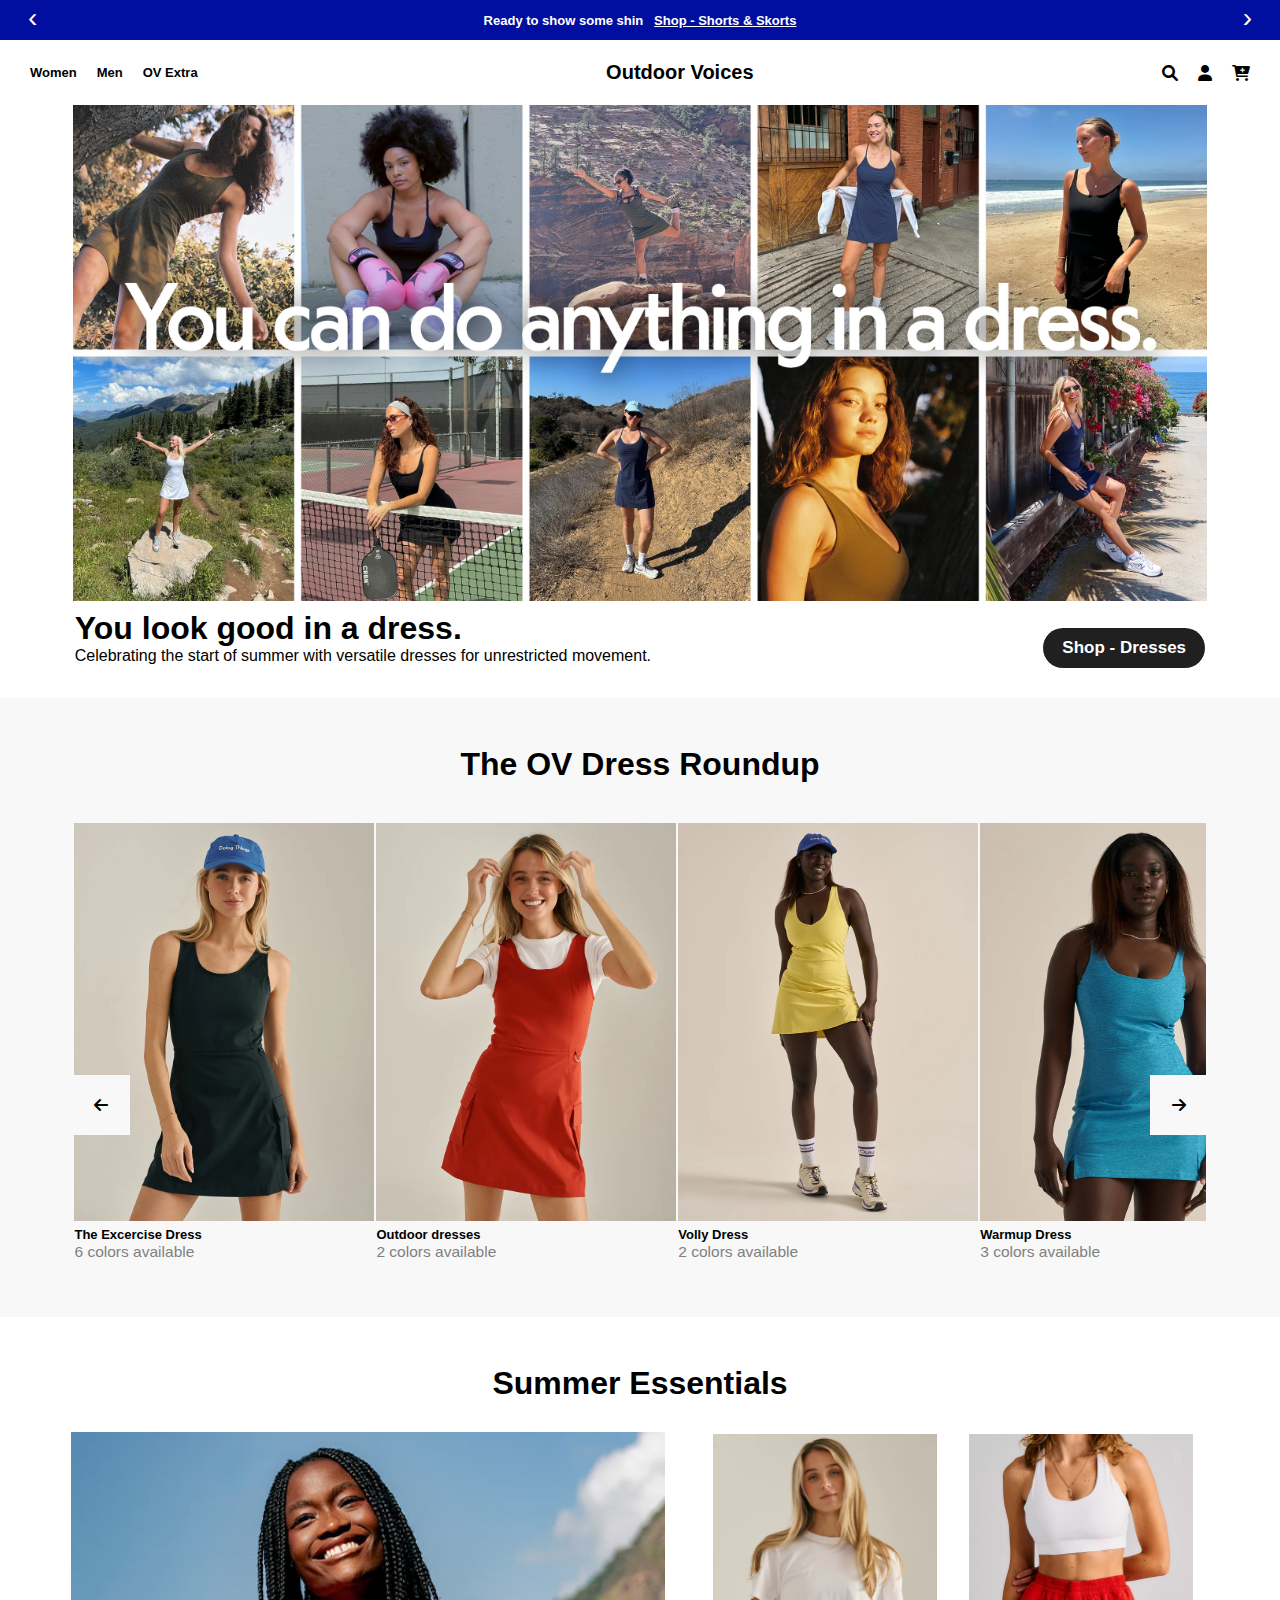
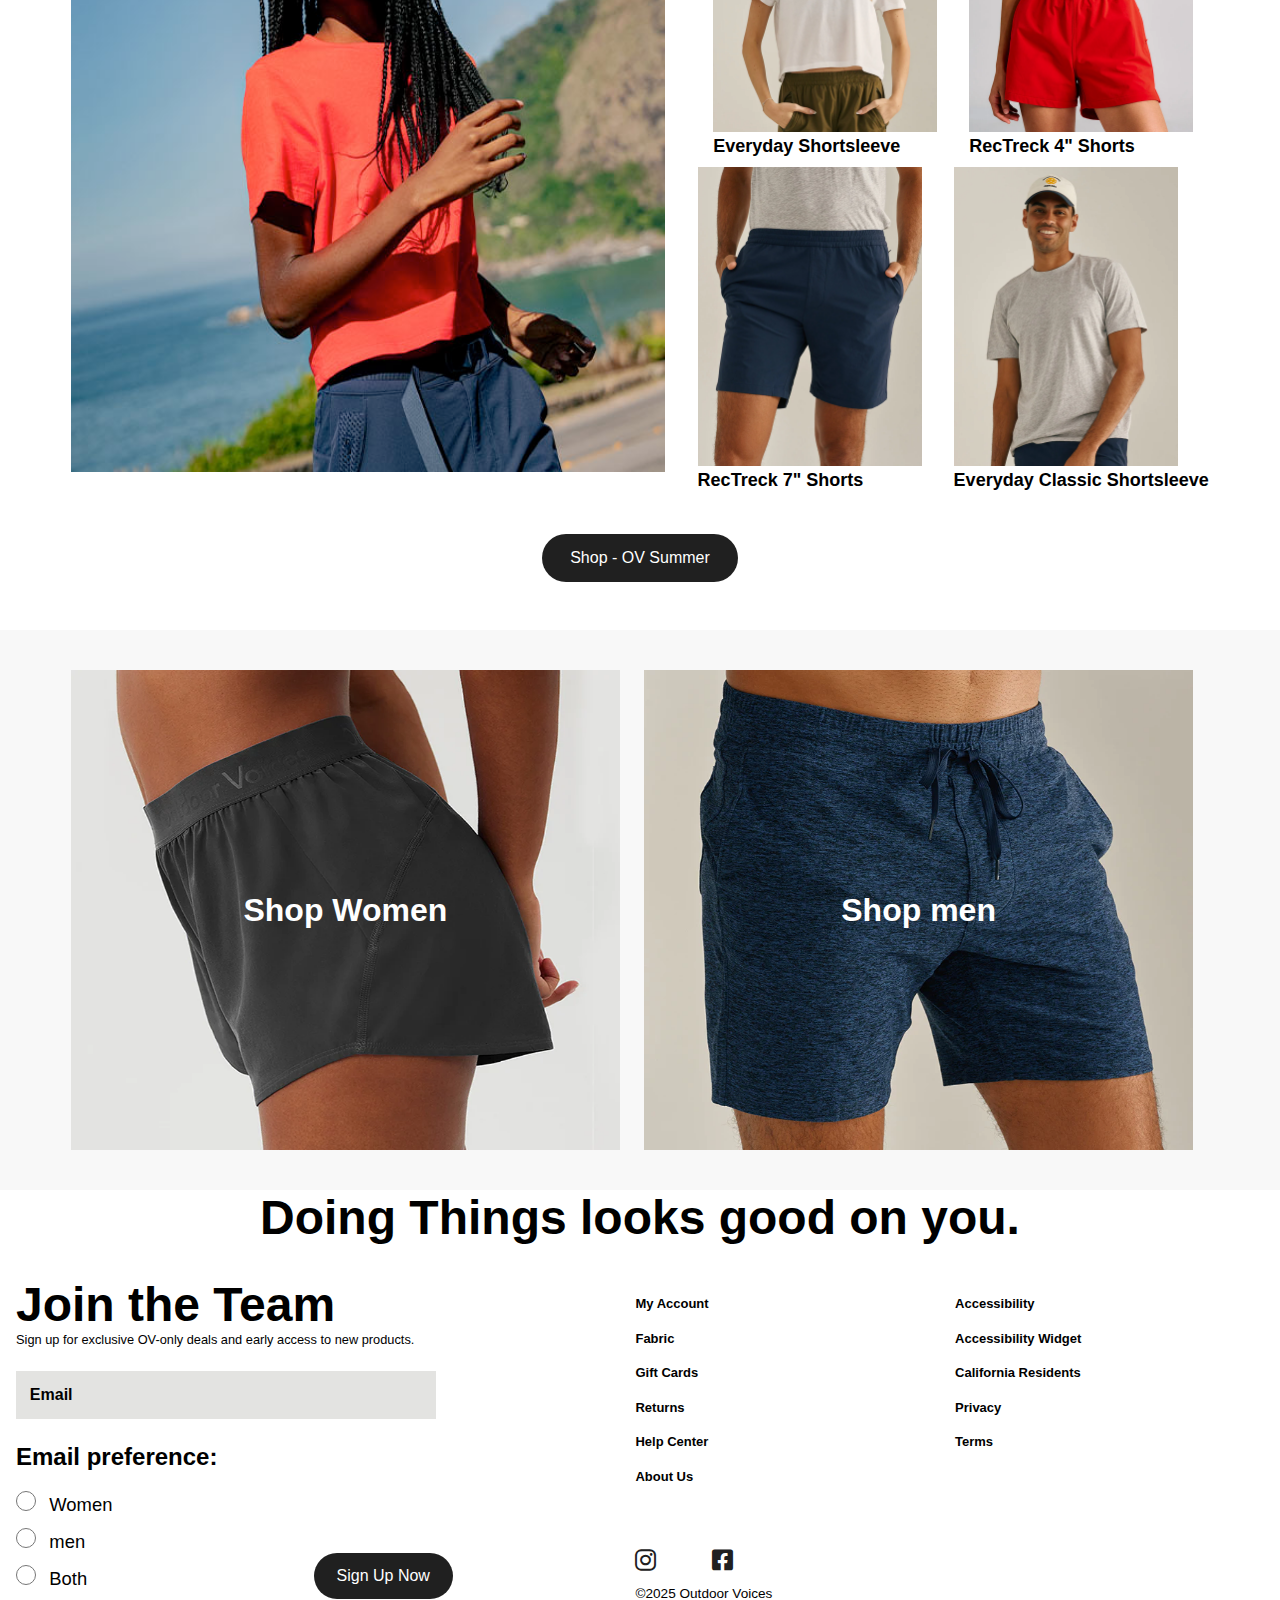
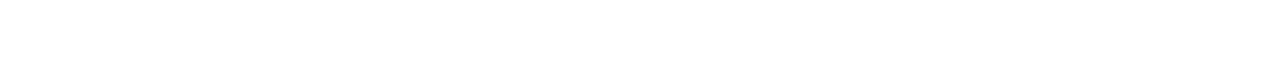
<file: E-Commerce Website/index.html>
<!DOCTYPE html>
<html lang="en">
<head>
    <meta charset="UTF-8">
    <meta name="viewport" content="width=device-width, initial-scale=1.0">
    <title>Home</title>
    <link rel="stylesheet" href="style.css">
     <link rel="stylesheet" href="https://cdnjs.cloudflare.com/ajax/libs/font-awesome/6.0.0/css/all.min.css" integrity="sha512-9usAa10IRO0HhonpyAIVpjrylPvoDwiPUiKdWk5t3PyolY1cOd4DSE0Ga+ri4AuTroPR5aQvXU9xC6qOPnzFeg==" crossorigin="anonymous" referrerpolicy="no-referrer" />
</head>
<body>
<!-- SLIDER OF THE PAGE -->
    <div class="slider" id="slider">

        <a href="#" onclick="prev()" id="prev"> &#8249; </a>
        <div id="slider_link">            
            <p>Ready to show some shin &nbsp; <a href="#">Shop - Shorts & Skorts</a></p>
        </div>
        <a href="#" onclick="next()" id="next"> &#8250; </a>
        
    </div>


<!-- MAIN NAVBAR OF THE PAGE -->
    <div class="mainNavbar">

<!-- NAVBAR OF THE PAGE -->
    <div class="navbar">

        <div class="menu" id="menuToggle">
            <i class="fa fa-bars" id="menuIcon"></i>
        </div>

        <div class="child child_1">
            <a href="#" id="women_dropdown" onmouseover="womenDropDownList()">Women</a>
            <a href="#" id="men_dropdown">Men</a>
            <a href="#" id="ov_dropdown">OV Extra</a>
        </div>


        <div class="child child_2">
            <a href="#">Outdoor Voices</a>
        </div>


        <div class="child child_3">
            <i class="fas fa-search"></i>
            <i class="fa fa-user"></i>
            <i class="fa fa-cart-plus"></i>
        </div>

        <div class="cart">
            <i class="fa fa-cart-plus"></i>
        </div>

    </div>
     



<!-- DROP DOWN LIST 1 (for women) OF THE PAGE -->
        <div class="dropDownList1" id="dropDownList1">
            <div class="dropDown_child links_list">
                <div class="list_1">
                    <p>Shop by</p>
                    <a href="./assests/men.html">New Arrivals</a>
                    <a href="./assests/men.html">Best Women's</a>
                    <a href="#">best Sellers</a>
                    <a href="#">OV Extra</a>
                </div>

                <div class="list_1">
                    <p>Apparel + More</p>
                    <a href="./assests/men.html">Dresses</a>
                    <a href="./assests/men.html">Tops & Tanks</a>
                    <a href="">Shorts & Skorts</a>
                    <a href="">Bras</a>
                    <a href="#">Leggings</a>
                    <a href="#">paints</a>
                    <a href="#">Sweatshits & Jackets</a>
                    <a href="">Accessories</a>
                </div>

                <div class="list_1">
                    <p>Collection</p>
                    <a href="./assests/men.html">OV summer</a>
                    <a href="./assests/men.html">OV Run</a>
                    <a href="">The Everyday Collection</a>
                    <a href="">CloudKnit</a>
                    <a href="">RecTreck</a>
                    <a href="">Gift Cards</a>
                </div>
            </div>

            <div class="dropDown_child image_box">
                <div class="images">
                    <img src="./assests/images/e1.webp" alt="img" width="250px" height="330px">
                    <img src="./assests/images/e2.webp" alt="img" width="250px" height="330px">
                </div>
                <a href="" id="set_pace">We'll help yu to set the pace.</a>
                <a href="" id="ov_run">Shop - OV Run</a>
            </div>
        </div>


<!-- DROP DOWN LIST 2 (for men) OF THE PAGE -->
        <div class="dropDownList2" id="dropDownList2">
            <div class="dropDown_child links_list">
                <div class="list_1">
                    <p>Shop by</p>
                    <a href="#">New Arrivals</a>
                    <a href="./assests/men.html">Best Men's</a>
                    <a href="#">best Sellers</a>
                    <a href="#">OV Extra</a>
                </div>

                <div class="list_1">
                    <p>Apparel + More</p>
                    <a href="#">Shorts</a>
                    <a href="#">Tops</a>
                    <a href="#">paints</a>
                    <a href="#">Sweatshits & Jackets</a>
                    <a href="">Accessories</a>
                </div>

                <div class="list_1">
                    <p>Collection</p>
                    <a href="">OV summer</a>
                    <a href="">OV Run</a>
                    <a href="">The Everyday Collection</a>
                    <a href="">CloudKnit</a>
                    <a href="">RecTreck</a>
                    <a href="">Gift Cards</a>
                </div>
            </div>

            <div class="dropDown_child image_box">
                <div class="images">
                    <img src="./assests/images/e3.webp" alt="img" width="250px" height="330px">
                    <img src="./assests/images/e4.webp" alt="img" width="250px" height="330px">
                </div>
                <a href="" id="set_pace">Lace'em and pace'em.</a>
                <a href="" id="ov_run">Shop - OV Run</a>
            </div>
        </div>


<!-- DROP DOWN LIST 3 (for OV Extra) OF THE PAGE -->
        <div class="dropDownList3" id="dropDownList3">
            <div class="dropDown_child links_list">
                <div class="list_1">
                    <p>Women</p>
                    <a href="">Dresses & Bodysuits</a>
                    <a href="#">Tops</a>
                    <a href="#">Bottoms</a>
                    <a href="#">Shop All Women</a>
                </div>

                <div class="list_1">
                    <p>Men</p>
                    <a href="#">Tops</a>
                    <a href="#">Bottoms</a>
                    <a href="">Shop All  Men</a>
                </div>

                <div class="list_1">
                    <p>Others</p>
                    <a href="">Shop Accessorires</a>
                    <a href="">Shop All OV Extra</a>
                </div>
            </div>

            <div class="dropDown_child image_box">
                <div class="images">
                    <img src="./assests/images/e5.webp" alt="img" width="500px" height="330px">
                </div>
                <a href="" id="set_pace">We'll help yu to set the pace.</a>
                <a href="" id="ov_run">Shop - OV Run</a>
            </div>
        </div>


<!-- MOBILE DROPDOWN LIST -->

        <div class="mobile_dropdown">
            <a href="./assests/men.html" id="women_mobile">Women</a>
            <a href="./assests/men.html" id="men_mobile">Men</a>
            <a href="./assests/men.html" id="ov_mobile">OV Extra</a>
            <button id="user">Log in</button>
        </div>

    </div>



        
<!-- MAIN CONTENT OF THE FPAGE -->

    <main>
<!-- CHILD 1 OF MAI OF THE PAGE -->
        <div class="main_child main_child_1">

<!-- CHILD 1 IMAGE -->
            <div class="women_dresses">
                <img src="./assests/images/e9.webp" alt="image" id="women_dresses">
            </div>

<!-- CHILD 1 INTRO DIV -->
            <div class="intro">
                <div class="heading">
                    <h1>You look good in a dress.​</h1>
                    <p>Celebrating the start of summer with versatile dresses for unrestricted movement.</p>
                </div>

                <div class="heading_button">
                    <button id="Shop_dresses" onclick="shopDresses()">Shop - Dresses</button>
                </div>
            </div>

        </div>
        
     
<!-- CHILD 2 OF MAIN OF THE PAGE -->
        <div class="main_child main_child_2">
            <h1>The OV Dress Roundup</h1>

            <div class="image_slider_main">
<!-- PREVIOUS BTN OF CHILD 2 SLIDER -->
                <div class="prev_btn">
                    <i class="fa fa-arrow-left"></i>
                </div>

<!-- IMAGES OF SLIDER OF CHILD 2 -->
                <div class="slider_images">
                    <div class="img1">
                        <img src="./assests/images/e24.webp" alt="img"> 
                        <a href="#">The Excercise Dress</a> 
                        <p>6 colors available</p>
                    </div>

                    <div class="img1">
                        <img src="./assests/images/e12.webp" alt="img"> 
                        <a href="#">Outdoor dresses</a> 
                        <p>2 colors available</p>
                    </div>
                    <div class="img1">
                        <img src="./assests/images/e14.webp" alt="img"> 
                        <a href="#">Volly Dress</a> 
                        <p>2 colors available</p>
                    </div>
                    <div class="img1">
                        <img src="./assests/images/e16.webp" alt="img"> 
                        <a href="#">Warmup Dress</a> 
                        <p>3 colors available</p>
                    </div>
                    <div class="img1">
                        <img src="./assests/images/e18.webp" alt="img"> 
                        <a href="#">Jog Dress</a> 
                        <p>3 colors available</p>
                    </div>
                    <div class="img1">
                        <img src="./assests/images/e20.webp" alt="img"> 
                        <a href="#">Warmup Dress</a> 
                        <p>3 colors available</p>
                    </div>
                    <div class="img1">
                        <img src="./assests/images/e22.webp" alt="img"> 
                        <a href="#">The Excercise Dress</a> 
                        <p>6 colors available</p>
                    </div>
                    <div class="img1">
                        <img src="./assests/images/e24.webp" alt="img"> 
                        <a href="#">Outdoor dresses</a> 
                        <p>2 colors available</p>
                    </div>
                    <div class="img1">
                        <img src="./assests/images/e26.webp" alt="img"> 
                        <a href="#">Volly Dress</a> 
                        <p>5 colors available</p>
                    </div>
                    <div class="img1">
                        <img src="./assests/images/e28.webp" alt="img"> 
                        <a href="#">Volly Dress</a> 
                        <p>5 colors available</p>
                    </div>
                    <div class="img1">
                        <img src="./assests/images/e30.webp" alt="img"> 
                        <a href="#">The Excercise Dress</a> 
                        <p>6 colors available</p>
                    </div>
                    <div class="img1">
                        <img src="./assests/images/e32.webp" alt="img"> 
                        <a href="#">Volly Dress</a> 
                        <p>5 colors available</p>
                    </div>
                </div>

<!-- NEXT BTN OF CHILD 2 SLIDER -->
                <div class="next_btn">
                    <i class="fa fa-arrow-right"></i>
                </div>
            </div>
        </div>


<!-- CHILD 3 OF MAIN OF THE PAGE -->
        <div class="main_child main_child_3">
            <h1>Summer Essentials</h1>
            <div class="main_child_3_child">

<!-- CHILD 3 LEFT SIDE IMAGE -->
                <div class="left_image">
                    <img src="./assests/images/e34.jpeg" alt="">
                </div>


<!-- CHILD 3 RIGHT SIDE IMAGE -->
                <div class="right_image">

                    <div class="right_image_1">

                        <figure class="shortsleeves">                            
                            <img src="./assests/images/e35.webp" alt="">
                            <figcaption><a href="#" id="shortsleeves">Everyday Shortsleeve</a></figcaption>
                        </figure>

                         <figure class="recctreck">                            
                            <img src="./assests/images/e39.webp" alt="">
                            <figcaption><a href="#" id="recctreck">RecTreck 4" Shorts</a></figcaption>
                        </figure>

                    </div>


                    <div class="right_image_1">
                        <figure class="shortsleeves">                            
                            <img src="./assests/images/e45.webp" alt="">
                            <figcaption><a href="#" id="shortsleeves">RecTreck 7" Shorts</a></figcaption>
                        </figure>

                         <figure class="recctreck">                            
                            <img src="./assests/images/e49.webp" alt="">
                            <figcaption><a href="#" id="recctreck">Everyday Classic Shortsleeve</a></figcaption>
                        </figure>
                    </div>

                </div>
            </div>
        </div>


<!-- CHILD 4 OF MAIN OF THE PAGE -->
        <div class="main_child main_child_4">
            <button id="ovSummerBtn">Shop - OV Summer</button>
        </div>


<!-- CHILD 5 OF MAIN OF THE PAGE -->
        <div class="main_child main_child_5">

<!-- CHILD 5 LEFT SIDE IMAGE -->
            <div class="_image_link">                
                <h1>Shop Women</h1>
                <img src="./assests/images/e54.webp" alt="image">
            </div>

            
<!-- CHILD 5 RIGHT SIDE IMAGES -->
            <div class="_image_link">
                <h1>Shop men</h1>
                <img src="./assests/images/e55.webp" alt="image">
            </div>

        </div>


<!-- CHILD 6 OF MAIN OF THE PAGE -->
        <div class="main_child main_child_6">
            <h1>Doing Things looks good on you.</h1>
        </div>
        
    </main>





<!-- FOOTER OF THE PAGE -->

    <footer> 

<!-- PANEL 1 OF FOOTER OF THE PAGE -->
        <div class="panel panel_1">
            <h1>Join the Team</h1>
            <p>Sign up for exclusive OV-only deals and early access to new products.</p>
            
            <form action="#" id="emailForm">
                <label for="email">Email</label> <input type="text" name="email" id="email">
            </form>

            <h2>Email preference:</h2>
            <div class="gender">
                <form action="#">
                    <input type="radio" name="gender" id="gender"> &nbsp; <label for="gender">Women</label><br>
                    <input type="radio" name="gender" id="gender"> &nbsp; <label for="gender">men</label><br>
                    <input type="radio" name="gender" id="gender"> &nbsp; <label for="gender">Both</label>
                    <input type="submit" value="Sign Up Now" id="signUpBtn">                    
                </form>

            </div>
            
        </div>


<!-- PANEL 2 OF FOOTE OF THE PAGE -->
        <div class="panel panel_2">

<!-- PANEL 2 CHILD 1 -->
            <div class="panel_2_child1">
                    <a href="#" id="footerLinks">My Account</a>
                    <a href="#" id="footerLinks">Fabric</a>
                    <a href="#" id="footerLinks">Gift Cards</a>
                    <a href="./assests/return.html" id="footerLinks">Returns</a>
                    <a href="#" id="footerLinks">Help Center</a>
                    <a href="./assests/about.html" id="footerLinks">About Us</a>

                <div class="panel_2_iconsLinks">
                    <i class="fab fa-instagram"></i>
                    <i class="fab fa-facebook-square"></i>
                </div>

                <p class="copyright">&COPY;2025 Outdoor Voices</p>
            </div>

<!-- PANEL 2 CHILD 2 -->
            <div class="panel_2_child2">
                <a href="#" id="footerLinks">Accessibility</a>
                <a href="#" id="footerLinks">Accessibility Widget</a>
                <a href="#" id="footerLinks">California Residents</a>
                <a href="./assests/privacy.html" id="footerLinks">Privacy</a>
                <a href="./assests/" id="footerLinks">Terms</a>
            </div>

        </div>

    </footer>


    <script src="script.js"></script>
</body>
</html>
</file>
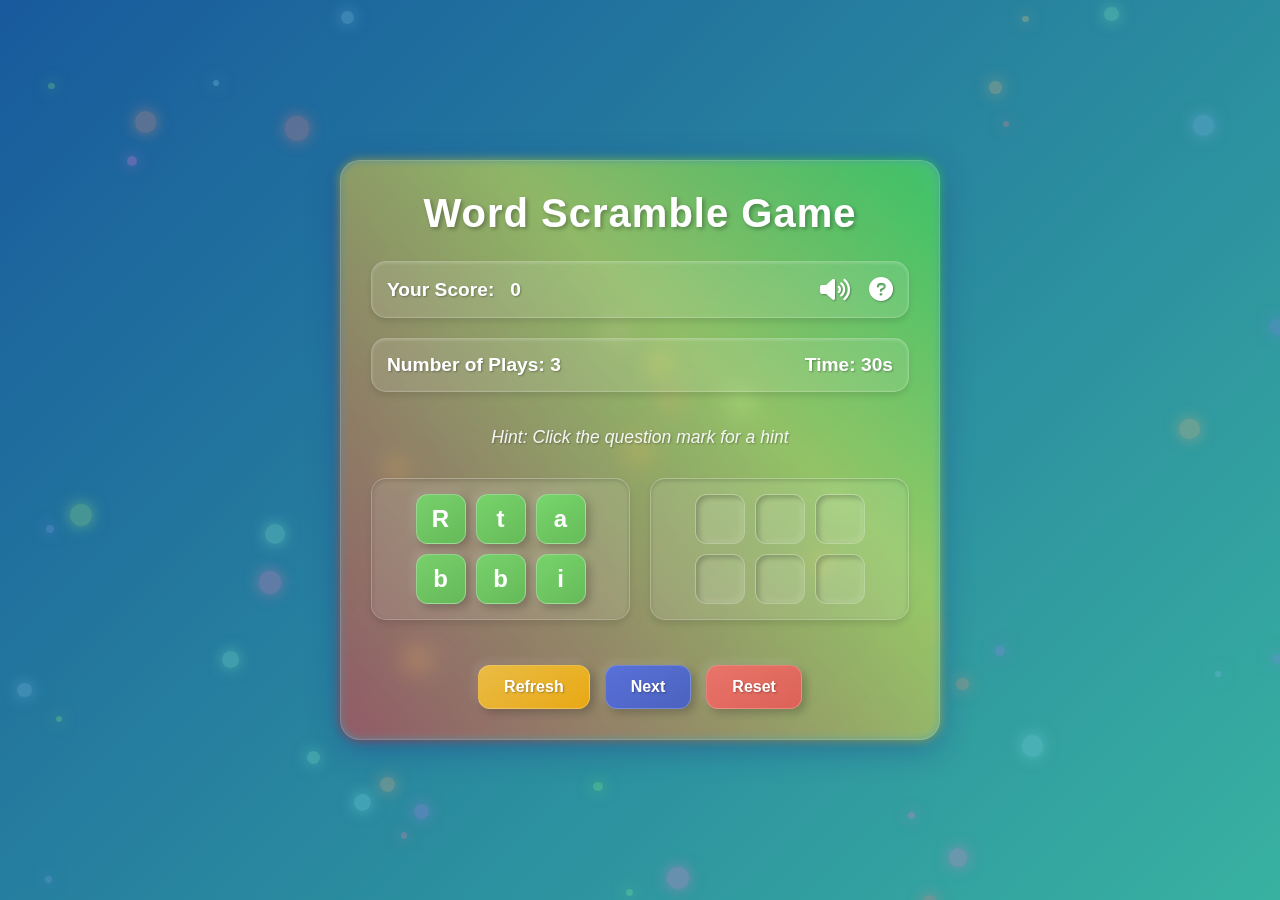
<file: Word Scramble Game/index.html>
<!DOCTYPE html>
<html lang="en">
<head>
    <meta charset="UTF-8">
    <meta name="viewport" content="width=device-width, initial-scale=1.0">
    <title>Word Scramble Game</title>
    <link rel="stylesheet" href="https://cdnjs.cloudflare.com/ajax/libs/font-awesome/6.0.0/css/all.min.css">
    <link rel="stylesheet" href="./style.css">
</head>
<body>
    <div class="particles" id="particles"></div>
    
    <div class="main-container">
        <h1 class="floating">Word Scramble Game</h1>

        <div class="scramble-container">
            <section class="score">
                <p>Your Score: &nbsp; <span id="score-count">0</span> </p>
                <div class="volume">
                    <i class="fa fa-volume-up" id="volume-btn"></i>
                    <i class="fa fa-question-circle" id="hint-btn"></i>
                </div>
            </section>

            <section class="time">
                <p class="timesplays">Number of Plays: <span id="timesplays">3</span></p>
                <p class="time-taken">Time: <span id="time-taken">30s</span></p>
            </section>
            
            <p class="hint-text" id="hint-text">Hint: Click the question mark for a hint</p>

            <section class="scramble-words">
                <div class="word-container" id="scrambled-letters">
                </div>
                <div class="empty-container" id="answer-slots">
                </div>
            </section>

            <section class="resets">
                <button id="refresh-word">Refresh</button>
                <button id="next-word">Next</button>
                <button id="resets-word">Reset</button>
            </section>
        </div>
    </div>


    <script src="./word.js"></script>    
    <script src="./script.js"></script>
</body>
</html>
</file>
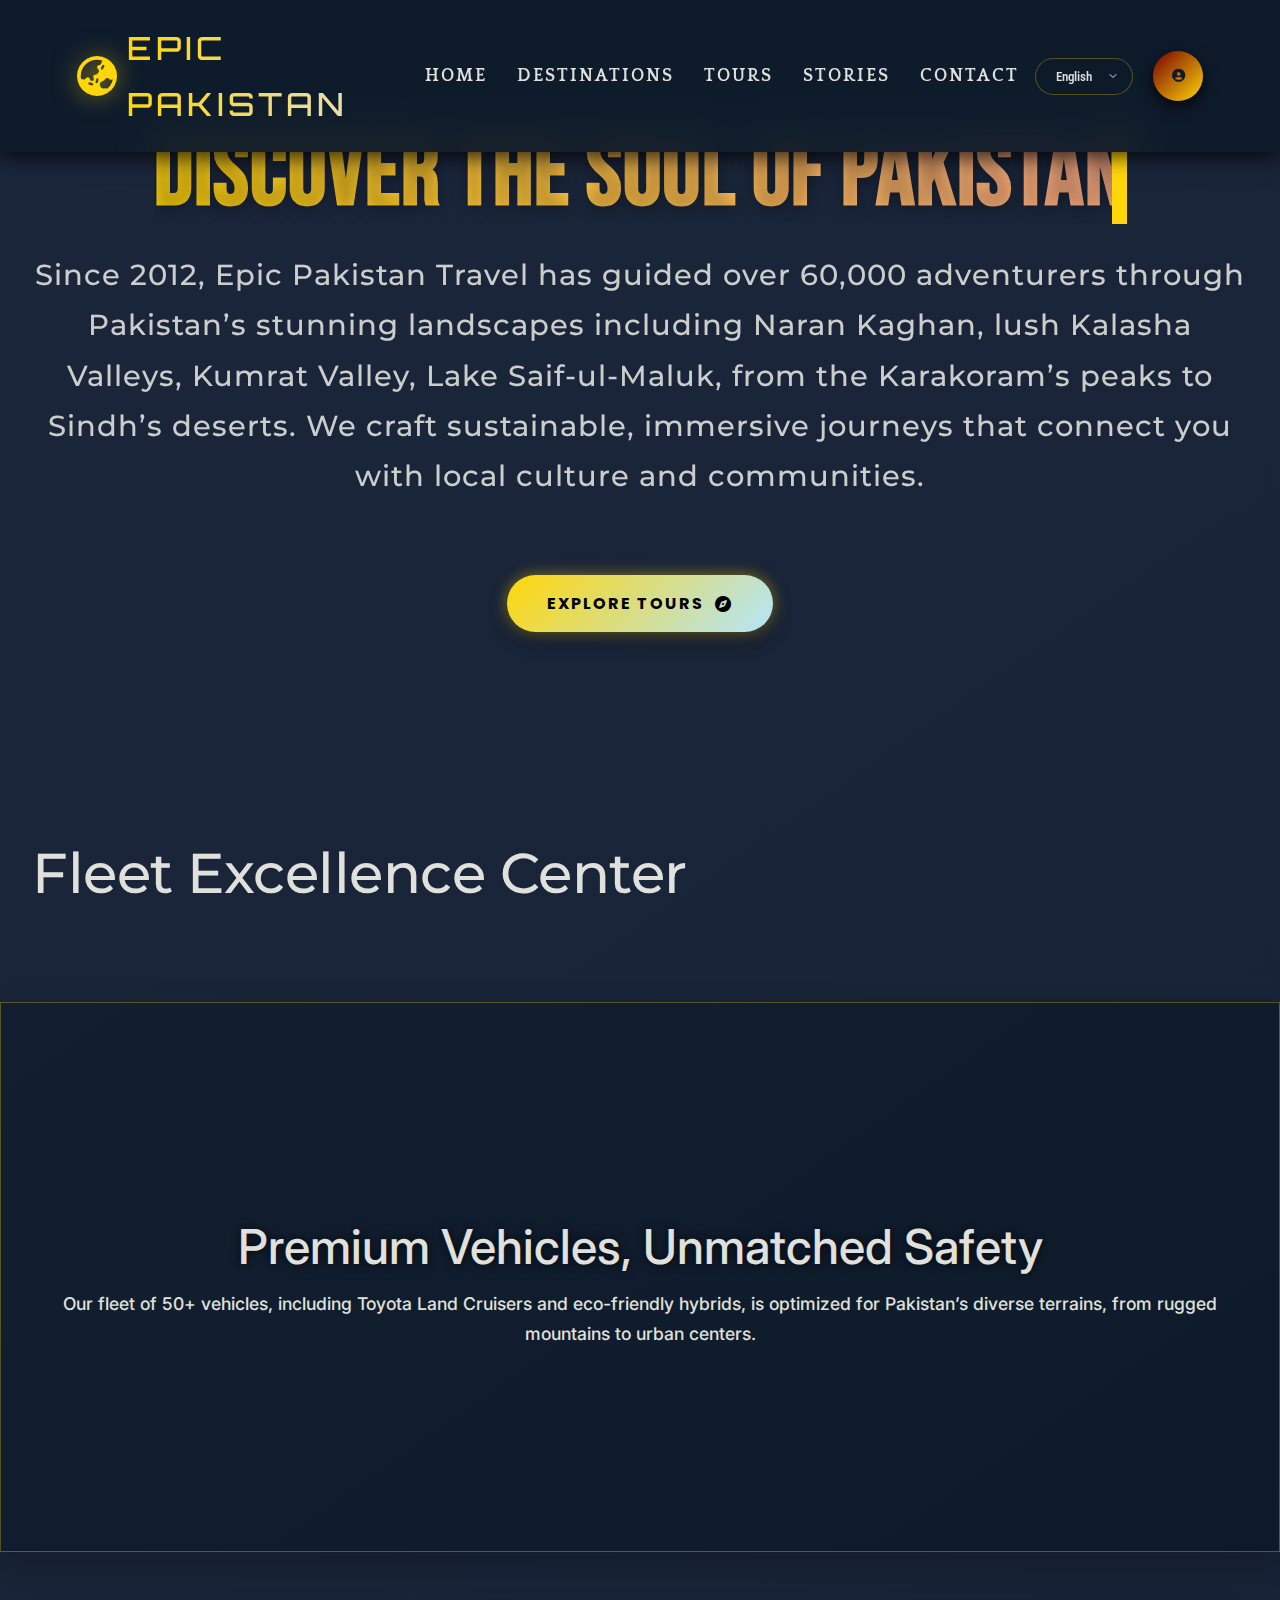
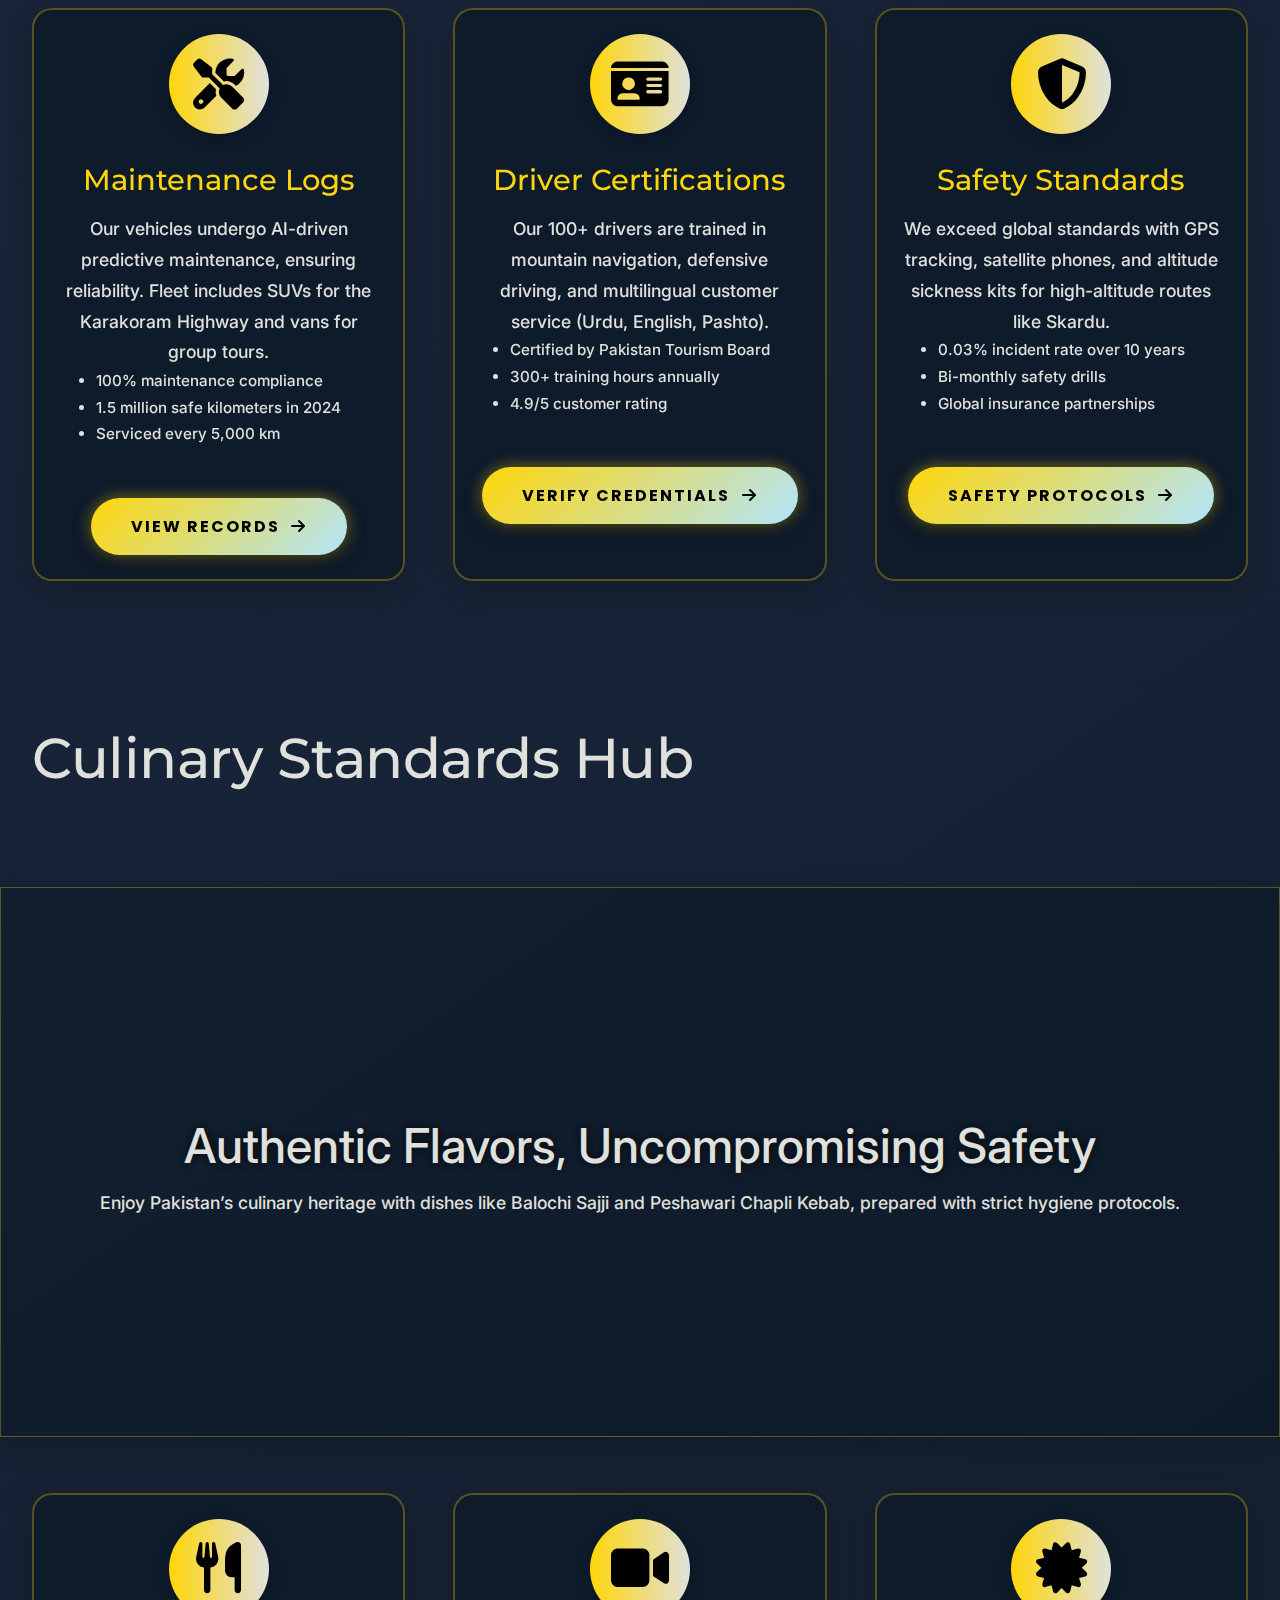
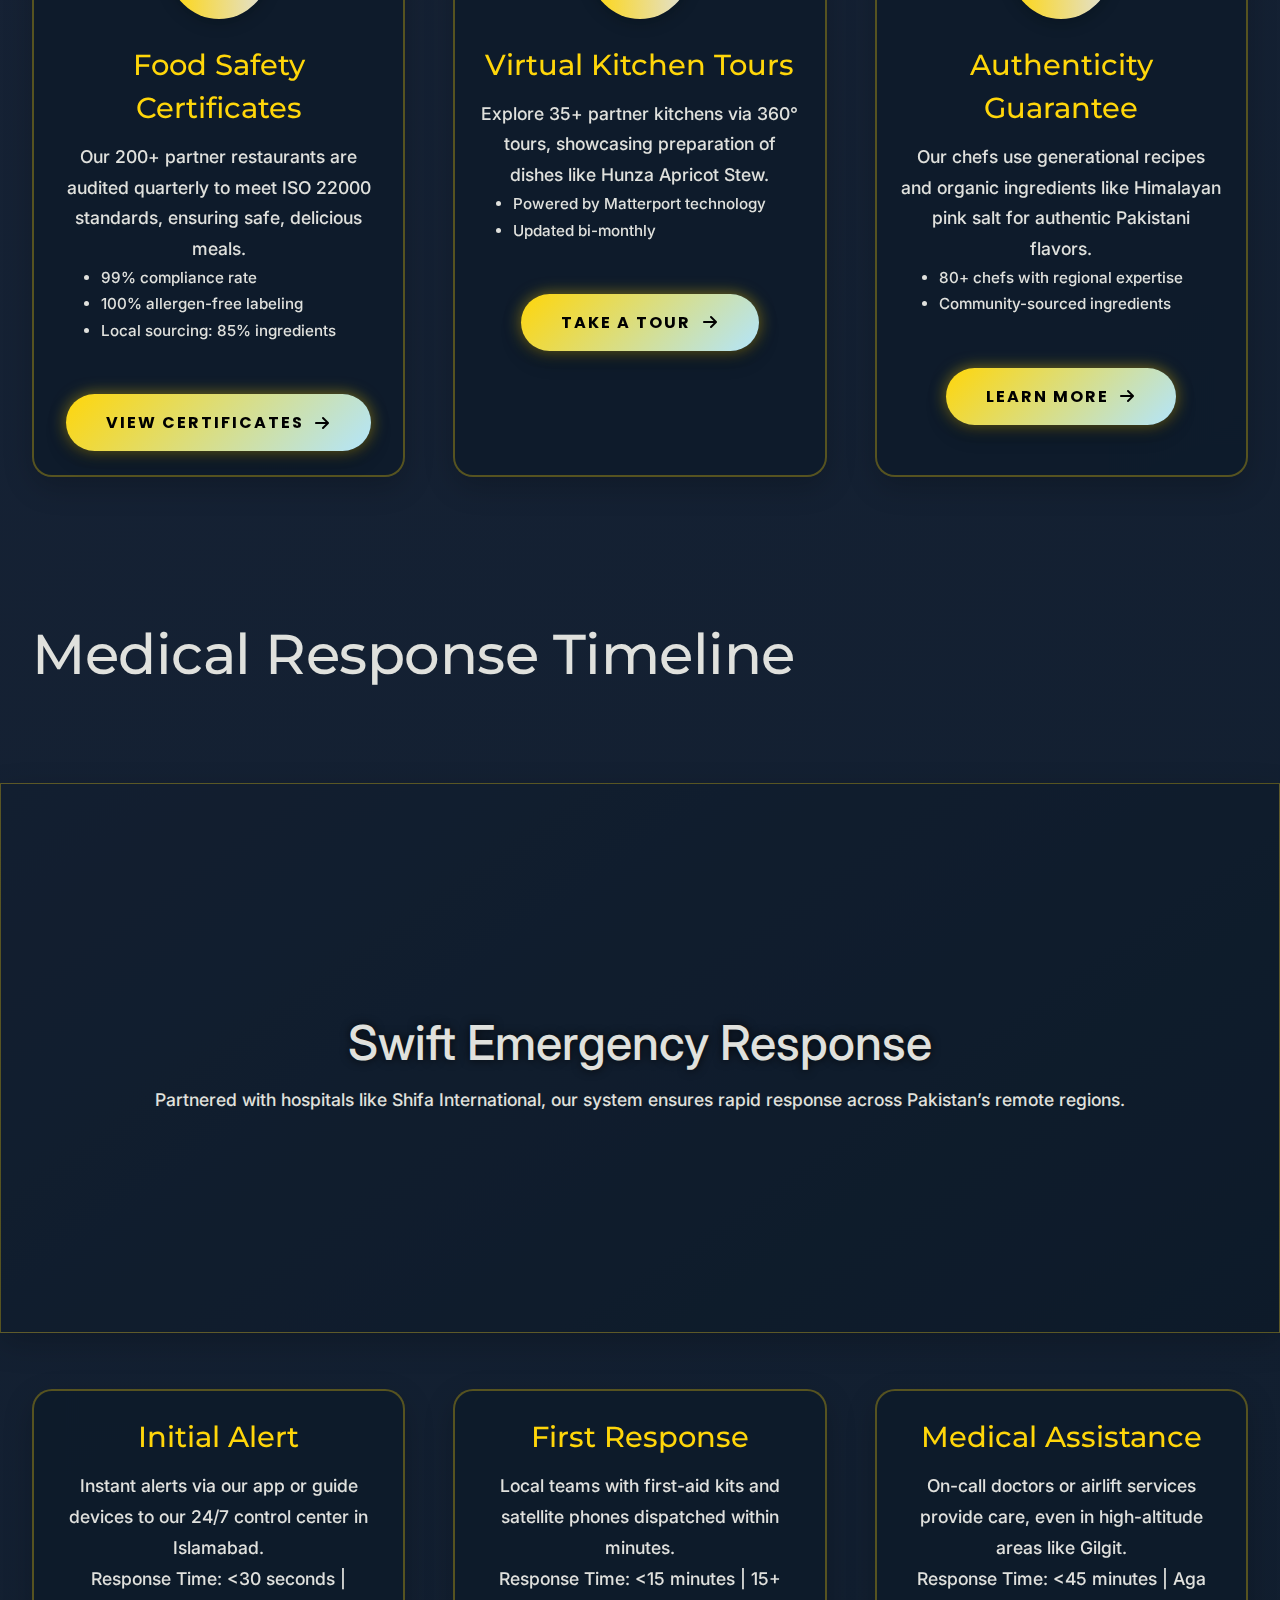
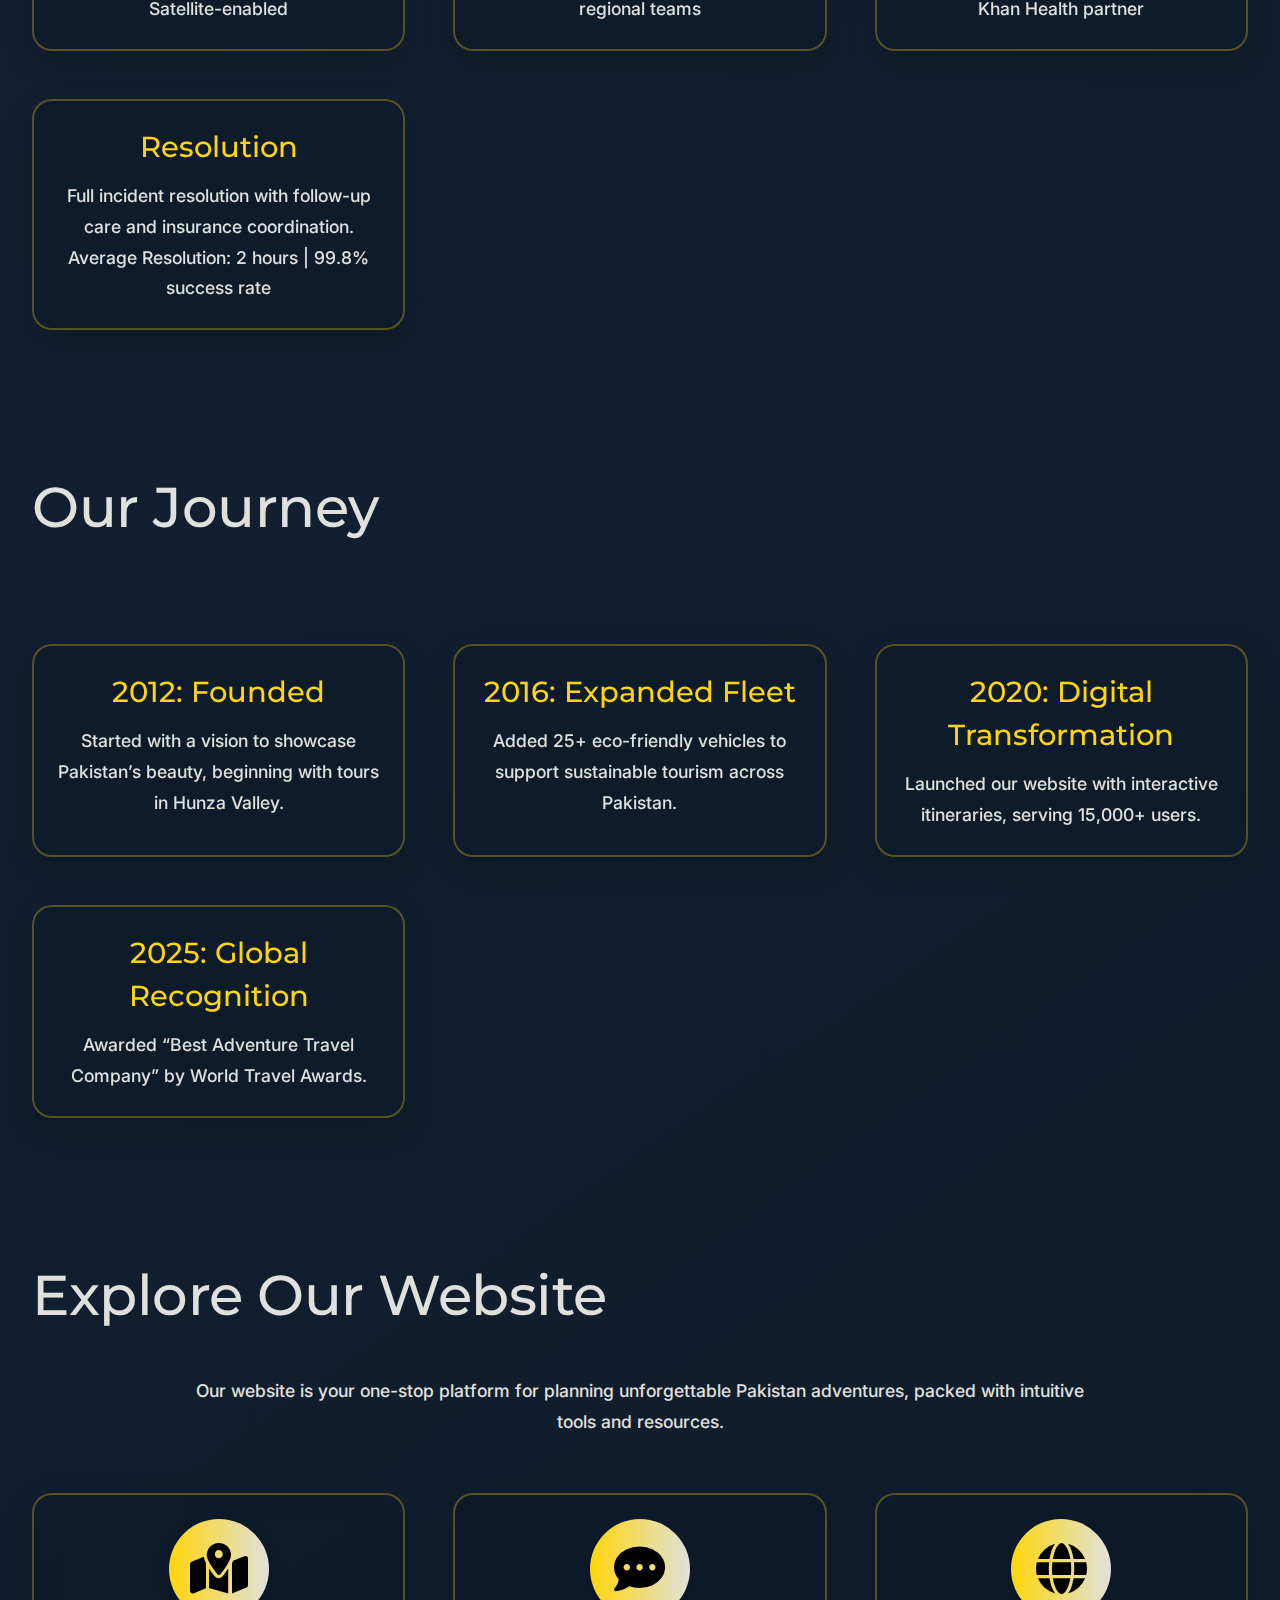
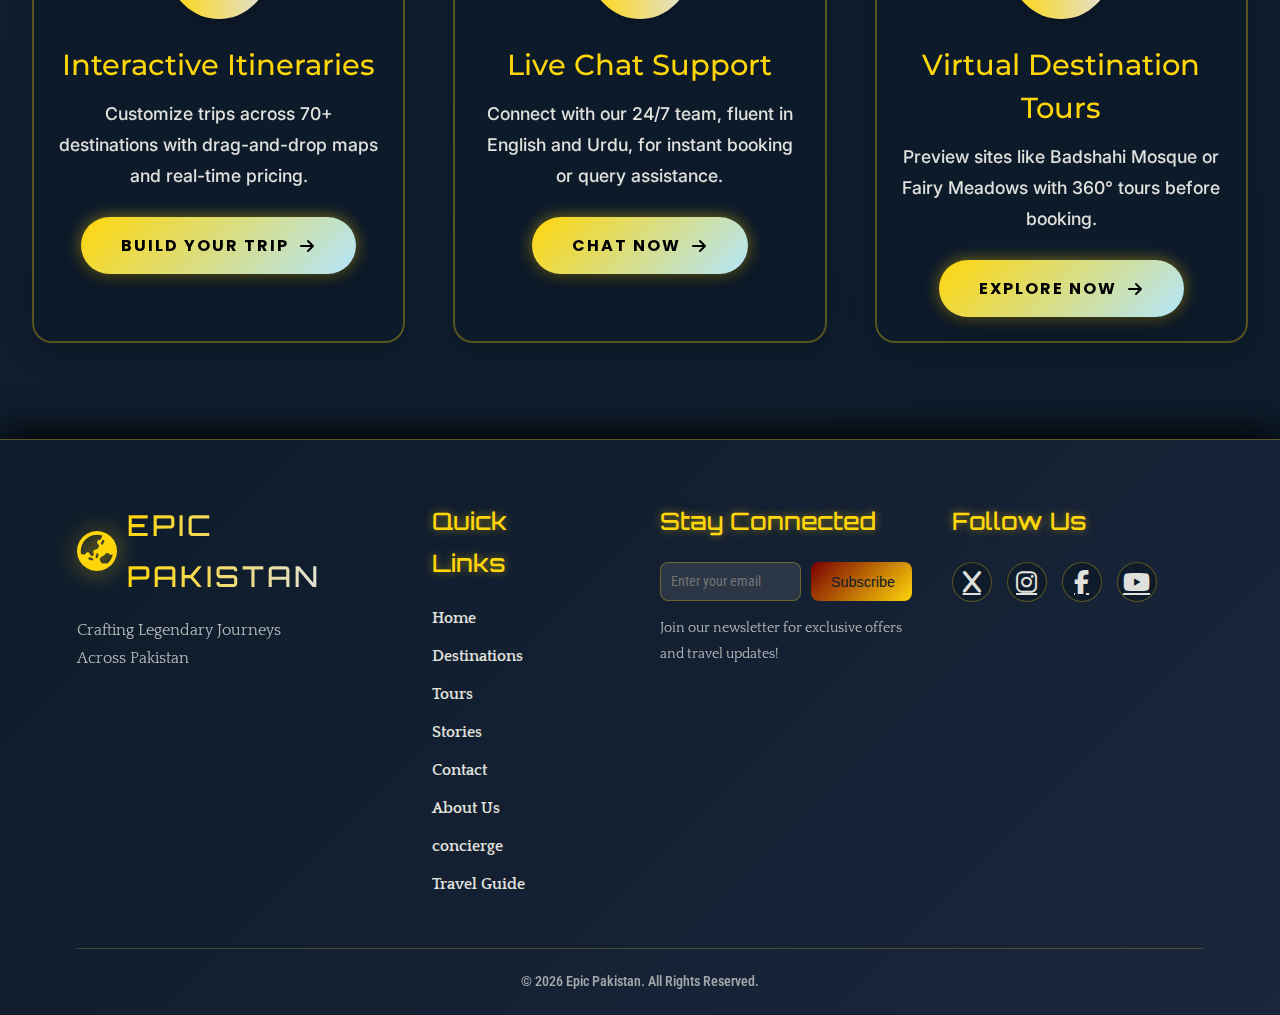
<file: Travelling Website/about.html>
<!DOCTYPE html>
<html lang="en">
<head>
    <meta charset="UTF-8">
    <meta name="viewport" content="width=device-width, initial-scale=1.0">
    <title>Epic Pakistan Travel - About Us</title>
    <link rel="stylesheet" href="https://cdnjs.cloudflare.com/ajax/libs/font-awesome/6.4.0/css/all.min.css">
    <link href="https://fonts.googleapis.com/css2?family=Bebas+Neue&family=Montserrat:wght@700;900&family=Inter:wght@500&family=Playfair+Display&family=Poppins:wght@600;700&family=Cormorant+Garamond&family=IBM+Plex+Mono:wght@600&family=Orbitron:wght@900&family=Quattrocento&family=Roboto+Condensed:wght@500;600&display=swap" rel="stylesheet">
    <!-- ===== URDU FONT IMPORT ===== -->
    <link href="https://fonts.googleapis.com/css2?family=Noto+Nastaliq+Urdu&display=swap" rel="stylesheet">
    <style>
        /* ===== ROOT: Colors & Fonts ===== */
        :root {
            /* Background colors */
            --bg-sapphire: #0D1B2A;
            --bg-night: #1B263B;
            --glass-bg: rgba(13, 27, 42, 0.9);
            --shadow-dark: rgba(0, 0, 0, 0.8);
            --spring-green: #A8D5BA;
            --winter-blue: #B3E5FC;
            --summer-orange: #FFAB91;
            --autumn-red: #D84315;

            /* Text Colors */
            --text-neon: #FFD60A;
            --text-silver: #E0E1DD;
            --text-black: #000000;

            /* Accents colors */
            --accent-crimson: #780000;
            --glass-border: rgba(255, 214, 10, 0.3);
            --glow-neon: rgba(255, 214, 10, 0.5);

            /* Shadows */
            --text-shadow: 0 4px 15px rgba(0,0,0,0.3);
            --shadow-soft: 0 10px 30px rgba(0,0,0,0.2);
            --btn-hover-shadow: 0 5px 10px #B8963D;

            /* Transitions */
            --transition: all 0.4s cubic-bezier(0.165, 0.84, 0.44, 1);

            /* Typography Variables */
            --font-hero: 'Bebas Neue', sans-serif;
            --font-heading: 'Montserrat', sans-serif;
            --font-body: 'Inter', sans-serif;
            --font-accent: 'Playfair Display', serif;
            --font-buttons: 'Poppins', sans-serif;
            --font-testimonials: 'Cormorant Garamond', serif;
            --font-feature: 'IBM Plex Mono', monospace;
            --font-urdu: 'Noto Nastaliq Urdu', serif;
        }

        /* ===== RTL SUPPORT FOR URDU ===== */
        html[dir="rtl"] {
            text-align: right;
        }
        
        html[dir="rtl"] .container,
        html[dir="rtl"] .hero,
        html[dir="rtl"] .section,
        html[dir="rtl"] .glass-card {
            text-align: right;
        }
        
        html[dir="rtl"] .section-heading:after,
        html[dir="rtl"] nav a::after {
            right: 0;
            left: auto;
        }
        
        html[dir="rtl"] .footer-container {
            direction: rtl;
        }
        
        html[dir="rtl"] .footer-links a:hover {
            transform: translateX(-10px);
        }
        
        html[dir="rtl"] .newsletter-form {
            flex-direction: row-reverse;
        }
        
        .urdu-text {
            font-family: var(--font-urdu);
            line-height: 2;
        }

        /* ===== END RTL SUPPORT ===== */

        /* ===== BASE STYLES ===== */
        * {
            margin: 0;
            padding: 0;
            box-sizing: border-box;
        }

        body {
            background: linear-gradient(145deg, var(--bg-night), var(--bg-sapphire));
            color: var(--text-silver);
            min-height: 100vh;
            overflow-x: hidden;
            position: relative;
            font-family: var(--font-body);
            font-variation-settings: 'wght' 500;
            font-size: 1.1rem;
            line-height: 1.75;
            transition: all 0.3s ease;
        }
        /* ===== END BASE STYLES ===== */


        /* ===== ALL ANCHOR TAG STYLING ===== */
        a {
            font-weight: 600;
            color: var(--text-silver)
        }
        /* ===== END ANCHOR TAGS ===== */

        /* ===== ALERT STYLES ===== */
        #alert {
            display: none;
            width: 8rem;
            height: 3rem;
            padding: 0.5rem;
            background-color: var(--summer-orange);
            color: var(--text-silver);
            border-radius: 0.4rem;
            position: fixed;
            z-index: 999;
            top: 3.2rem;
            left: 1.5rem;
        }
        /* ===== END ALERT ===== */

        /* ===== HEADER STYLES ===== */
        header {
            position: fixed;
            top: -100px;
            left: 0;
            width: 100%;
            padding: 20px 6%;
            display: flex;
            justify-content: space-between;
            align-items: center;
            z-index: 2000;
            background: var(--glass-bg);
            backdrop-filter: blur(20px);
            box-shadow: 0 4px 20px var(--shadow-dark);
            transition: top 0.3s ease;
        }

        .visible {
            top: 0;
        }

        .visible:hover {
            top: 0 !important;
        }

        .logo {
            display: flex;
            align-items: center;
            gap: 10px;
            text-decoration: none;
        }

        .logo-icon {
            font-size: 2.5rem;
            color: var(--text-neon);
            filter: drop-shadow(0 0 12px var(--glow-neon));
            transition: transform 0.4s ease;
        }

        .logo-icon:hover {
            transform: rotate(360deg);
        }

        .logo-text {
            font-family: 'Orbitron', sans-serif;
            font-size: 2rem;
            font-weight: 900;
            letter-spacing: 4px;
            background: linear-gradient(90deg, var(--text-neon), var(--text-silver));
            -webkit-background-clip: text;
            background-clip: text;
            color: transparent;
        }

        nav {
            padding: 1rem;
        }

        nav ul {
            display: flex;
            gap: 30px;
            list-style: none;
        }

        nav a {
            font-family: 'Quattrocento', serif;
            font-size: 1.1rem;
            color: var(--text-silver);
            text-decoration: none;
            text-transform: uppercase;
            letter-spacing: 2px;
            position: relative;
            transition: color 0.3s ease;
        }

        nav a:hover {
            color: var(--text-neon);
            filter: drop-shadow(0 0 8px var(--glow-neon));
        }

        nav a::after {
            content: '';
            position: absolute;
            bottom: -5px;
            left: 0;
            width: 0;
            height: 2px;
            background: var(--text-neon);
            transition: width 0.4s ease;
        }

        nav a:hover::after {
            width: 100%;
        }

        .hamburger {
            display: none;
            font-size: 2rem;
            color: var(--text-silver);
            cursor: pointer;
            transition: color 0.3s ease;
        }

        .hamburger:hover {
            color: var(--text-neon);
        }

        .header-actions {
            display: flex;
            align-items: center;
            gap: 20px;
        }

        .language-selector {
            background: var(--glass-bg);
            border: 1px solid var(--glass-border);
            border-radius: 25px;
            padding: 10px 20px;
            color: var(--text-silver);
            font-family: 'Roboto Condensed', sans-serif;
            font-weight: 500;
            backdrop-filter: blur(15px);
            cursor: pointer;
            transition: all 0.3s ease;
            appearance: none;
            background-image: url("data:image/svg+xml;charset=UTF-8,%3csvg xmlns='http://www.w3.org/2000/svg' viewBox='0 0 24 24' fill='none' stroke='%23E0E1DD' stroke-width='2' stroke-linecap='round' stroke-linejoin='round'%3e%3cpolyline points='6 9 12 15 18 9'%3e%3c/polyline%3e%3c/svg%3e");
            background-repeat: no-repeat;
            background-position: right 0.8rem center;
            background-size: 0.9em;
            padding-right: 2.5rem;
        }

        .language-selector:hover {
            border-color: var(--text-neon);
            color: var(--text-neon);
        }

        .language-selector option {
            appearance: none;
            background: var(--bg-night);
            color: var(--text-silver);
            padding: 10px;
            font-size: 1rem;
        } 

        .language-selector option:hover {
            background: var(--text-neon) !important;
            color: var(--text-silver) !important;
        }

        .language-selector option:checked {
            background: var(--text-neon);
            color: var(--text-black);
            font-weight: 600;
            position: relative;
        }

        .account-btn {
            background: linear-gradient(135deg, var(--accent-crimson), var(--text-neon));
            color: var(--bg-sapphire);
            border: none;
            border-radius: 50%;
            width: 50px;
            height: 50px;
            display: flex;
            align-items: center;
            justify-content: center;
            cursor: pointer;
            transition: all 0.4s ease;
            box-shadow: 0 5px 15px var(--shadow-dark);
        }

        .account-btn:hover {
            transform: scale(1.15);
            box-shadow: 0 8px 20px var(--glow-neon);
        }

        /* ========== URDU HEADER ========== */
        .urduHeader {
            position: fixed;
            top: -80px;
            left: 0;
            width: 100%;
            padding: 20px 6%;
            display: flex;
            justify-content: space-between;
            align-items: center;
            z-index: 2000;
            background: var(--glass-bg);
            backdrop-filter: blur(20px);
            box-shadow: 0 4px 20px var(--shadow-dark);
            transition: top 0.3s ease;
        }

        .urdu-logo-icon {
            font-size: 3.2rem;
        }

        .urdu-logo-text {
            font-size: 3rem;
        }
        /* ===== END HEADER ===== */

        /* ===== MAIN CONTENT CONTAINER ===== */
        .container {
            max-width: 1400px;
            margin: 0 auto;
            padding: 2rem;
            position: relative;
            z-index: 5;
        }
        /* ===== END MAIN CONTAINER ===== */

        /* ===== HERO SECTION ===== */
        .hero {
            text-align: center;
            padding: 6rem 0 4rem;
            position: relative;
            margin-bottom: 4rem;
        }

        .hero-title {
            font-family: var(--font-hero);
            font-weight: 800;
            font-size: 6rem;
            background: linear-gradient(45deg, var(--text-neon), var(--summer-orange));
            -webkit-background-clip: text;
            -webkit-text-fill-color: transparent;
            line-height: 1;
            letter-spacing: 1px;
            text-shadow: var(--text-shadow);
            display: inline-block;
            position: relative;
            overflow: hidden;
            white-space: nowrap;
            animation: 
                typing 3.5s steps(29) forwards,
                fade-in 0.1s 3.5s forwards;
        }

        .hero-title::after {
            content: '';
            position: absolute;
            top: 0;
            right: 0;
            height: 100%;
            width: 0.15em;
            background: var(--text-neon);
            animation: 
                blink-caret 0.75s step-end 4.6,
                remove-cursor 0.1s 3.5s forwards;
        }

        @keyframes typing {
            from { width: 0 }
            to { width: 100% }
        }

        @keyframes blink-caret {
            from, to { opacity: 0 }
            50% { opacity: 1 }
        }

        @keyframes remove-cursor {
            to { width: 0 }
        }

        @keyframes fade-in {
            to { opacity: 1 }
        }

        .hero-subtitle {
            font-family: var(--font-heading);
            font-weight: 700;
            font-size: 1.8rem;
            letter-spacing: 1px;
            opacity: 0.9;
            margin: 1rem 0 3rem;
            color: var(--text-silver);
        }

        /* HERO URDU STYLING */
        .urdu-title {
            font-family: var(--font-hero);
            font-weight: 800;
            font-size: 6rem;
            background: linear-gradient(45deg, var(--summer-orange), var(--text-neon));
            -webkit-background-clip: text;
            -webkit-text-fill-color: transparent;
            line-height: 1;
            letter-spacing: 1px;
            text-shadow: var(--text-shadow);
            display: inline-block;
            position: relative;
            overflow: hidden;
            white-space: nowrap;
            animation: 
                typing 3.5s steps(20) forwards,
                fade-in 0.1s 3.5s forwards;
        }

        .urdu-title::after {
            content: '';
            position: absolute;
            top: 0;
            right: 0;
            height: 100%;
            width: 0.15em;
            background: var(--text-neon);
            animation: 
                blink-caret 0.75s step-end 4.6,
                remove-cursor 0.1s 3.5s forwards;
        }

        /* ===== END HERO ===== */

        /* ===== SECTION STYLES ===== */
        .section {
            padding: 4rem 0;
            position: relative;
        }

        .section-heading {
            font-family: var(--font-heading);
            font-weight: 900;
            font-size: 3.5rem;
            letter-spacing: -0.5px;
            position: relative;
            display: inline-block;
            margin-bottom: 2rem;
            color: var(--text-silver);
        }

        .section-heading:after {
            content: '';
            position: absolute;
            bottom: -10px;
            left: 0;
            width: 100%;
            height: 4px;
            background: linear-gradient(90deg, var(--text-neon), var(--text-silver));
            transform: scaleX(0);
            transform-origin: left;
            transition: var(--transition);
        }

        .section-heading:hover:after {
            transform: scaleX(1);
        }

        .subheading {
            font-family: var(--font-heading);
            font-weight: 900;
            font-size: 1.8rem;
            text-transform: capitalize;
            color: var(--text-neon);
            margin-bottom: 0.8rem;
            line-height: 1.5;
        }
        /* ===== END SECTION HEADINGS ===== */

        /* ===== 3D MODEL CONTAINERS ===== */
        .model-container {
            height: 550px;
            position: relative;
            width: 100vw;
            left: 50%;
            transform: translateX(-50%);
            margin: 3rem 0;
            overflow: hidden;
            background: linear-gradient(145deg, var(--bg-night), var(--bg-sapphire));
            border: 1px solid var(--glass-border);
            box-shadow: var(--shadow-soft);
        }

        .urdu-model-container {
            height: 550px;
            position: relative;
            width: 100vw;
            right: 0;
            transform: translateX(3.5%);
            margin: 3rem 0;
            overflow: hidden;
            background: linear-gradient(145deg, var(--bg-night), var(--bg-sapphire));
            border: 1px solid var(--glass-border);
            box-shadow: var(--shadow-soft);
        }

        .model-overlay {
            position: absolute;
            top: 0;
            left: 0;
            width: 100%;
            height: 100%;
            display: flex;
            flex-direction: column;
            justify-content: center;
            align-items: center;
            text-align: center;
            padding: 2rem;
            background: rgba(13, 27, 42, 0.6);
            z-index: 2;
        }

        .model-overlay > h3 {
            font-size: 3rem;
            font-weight: 900;
            text-shadow: 0 0 10px rgba(0,0,0,0.8); 
        }
        /* ===== END 3D MODEL CONTAINERS ===== */

        /* ===== SECTION CONTENT ===== */
        .section-content {
            display: grid;
            grid-template-columns: repeat(auto-fit, minmax(300px, 1fr));
            gap: 3rem;
            margin-top: 3.5rem;
        }

        .glass-card {
            background: var(--glass-bg);
            backdrop-filter: blur(12px);
            border-radius: 20px;
            border: 2px solid var(--glass-border);
            box-shadow: var(--shadow-soft);
            padding: 1.5rem;
            transition: var(--transition);
            position: relative;
            z-index: 2;
            height: 100%;
            display: flex;
            flex-direction: column;
            align-items: center;
            text-align: center;
        }

        .glass-card:hover {
            transform: translateY(-10px);
            border-color: var(--text-neon);
            box-shadow: 0 15px 35px rgba(0, 0, 0, 0.3), 0 0 20px rgba(255, 214, 10, 0.4);
        }

        .icon-large {
            width: 100px;
            height: 100px;
            border-radius: 50%;
            display: flex;
            align-items: center;
            justify-content: center;
            margin-bottom: 1.5rem;
            font-size: 3.2rem;
            color: var(--text-black);
            background: linear-gradient(90deg, var(--text-neon), var(--text-silver));
            box-shadow: 0 5px 15px rgba(0,0,0,0.2);
        }
        /* ===== END SECTION CONTENT ===== */

        /* ===== BUTTONS ===== */
        .btn {
            background: linear-gradient(135deg, var(--text-neon), var(--winter-blue));
            color: var(--text-black);
            border: none;
            padding: 1rem 2.5rem;
            border-radius: 60px;
            font-size: 1rem;
            font-weight: 700;
            cursor: pointer;
            transition: var(--transition);
            display: inline-flex;
            align-items: center;
            gap: 0.7rem;
            font-family: var(--font-buttons);
            letter-spacing: 2px;
            text-transform: uppercase;
            margin-top: 1.6rem;
            box-shadow:
                0 8px 20px rgba(0, 0, 0, 0.3),
                0 0 15px var(--glow-neon);
            position: relative;
            overflow: hidden;
        }

        .btn::before {
            content: '';
            position: absolute;
            top: 0;
            left: -100%;
            width: 100%;
            height: 100%;
            background: linear-gradient(90deg, transparent, rgba(255, 255, 255, 0.3), transparent);
            transition: 0.5s;
        }

        .btn:hover::before {
            left: 100%;
        }

        .btn:hover {
            background: linear-gradient(135deg, var(--winter-blue), var(--text-neon));
            transform: translateY(-10px) scale(1.05);
            box-shadow:
                0 12px 25px rgba(0, 0, 0, 0.4),
                0 0 20px var(--glow-neon);
        }
        /* ===== END BUTTONS ===== */

        /* ===== FOOTER ===== */
        .footer {
            background: linear-gradient(135deg, var(--bg-sapphire), var(--bg-night));
            padding: 60px 6% 20px;
            color: var(--text-silver);
            font-family: 'Roboto Condensed', sans-serif;
            position: relative;
            border-top: 1px solid var(--glass-border);
            box-shadow: 0 -10px 30px var(--shadow-dark);
        }

        .footer-container {
            display: grid;
            grid-template-columns: repeat(auto-fit, minmax(200px, 1fr));
            gap: 40px;
            max-width: 1400px;
            margin: 0 auto;
            padding-bottom: 40px;
        }

        .footer-brand .logo {
            display: flex;
            align-items: center;
            gap: 10px;
            text-decoration: none;
            margin-bottom: 15px;
        }

        .footer-brand .logo-icon {
            font-size: 2.5rem;
            color: var(--text-neon);
            filter: drop-shadow(0 0 12px var(--glow-neon));
            transition: transform 0.4s ease;
        }

        .footer-brand .logo-icon:hover {
            transform: rotate(360deg);
        }

        .footer-brand .logo-text {
            font-family: 'Orbitron', sans-serif;
            font-size: 1.8rem;
            font-weight: 900;
            letter-spacing: 3px;
            background: linear-gradient(90deg, var(--text-neon), var(--text-silver));
            -webkit-background-clip: text;
            background-clip: text;
            color: transparent;
        }

        .footer-slogan {
            font-family: 'Quattrocento', serif;
            font-size: 1rem;
            color: var(--text-silver);
            opacity: 0.8;
            max-width: 300px;
        }

        .footer-links h3, .footer-newsletter h3, .footer-social h3 {
            font-family: 'Orbitron', sans-serif;
            font-size: 1.5rem;
            color: var(--text-neon);
            margin-bottom: 20px;
            text-shadow: 0 0 8px var(--glow-neon);
        }

        .footer-links {
            padding: 0 3rem 0 4rem;
        }

        .footer-links ul {
            list-style: none;
        }

        .footer-links a {
            font-family: 'Quattrocento', serif;
            font-size: 1rem;
            color: var(--text-silver);
            text-decoration: none;
            display: block;
            margin-bottom: 10px;
            transition: 0.3s ease;
        }

        .footer-links a:hover {
            color: var(--text-neon);
            transform: translateX(10px);
        }

        .newsletter-form {
            display: flex;
            gap: 10px;
            margin-bottom: 15px;
        }

        .newsletter-form input {
            width: 50%;
            background: rgba(255, 255, 255, 0.1);
            border: 1px solid var(--glass-border);
            border-radius: 8px;
            padding: 10px;
            color: var(--text-silver);
            font-family: 'Roboto Condensed', sans-serif;
            font-size: 0.9rem;
            flex: 1;
            transition: border-color 0.3s ease;
        }

        .newsletter-form input:focus {
            border-color: var(--text-neon);
            outline: none;
            box-shadow: 0 0 10px var(--glow-neon);
        }

        .newsletter-form button {
            width: 40%;
            background: linear-gradient(135deg, var(--accent-crimson), var(--text-neon));
            color: var(--bg-sapphire);
            border: none;
            padding: 10px 20px;
            border-radius: 8px;
            font-family:  sans-serif, 'Orbitron';
            font-size: 0.9rem;
            cursor: pointer;
            transition: all 0.3s ease;
        }

        .newsletter-form button:hover {
            transform: translateY(-3px);
            box-shadow: 0 5px 15px var(--glow-neon);
        }

        .newsletter-text {
            font-family: 'Quattrocento', serif;
            font-size: 0.9rem;
            color: var(--text-silver);
            opacity: 0.8;
        }

        .social-icons {
            display: flex;
            gap: 15px;
        }

        .social-icon {
            font-size: 1.5rem;
            color: var(--text-silver);
            background: var(--glass-bg);
            border: 1px solid var(--glass-border);
            width: 40px;
            height: 40px;
            display: flex;
            align-items: center;
            justify-content: center;
            border-radius: 50%;
            transition: all 0.4s ease;
        }

        .social-icon:hover {
            color: var(--text-neon);
            transform: scale(1.2) rotate(360deg);
            box-shadow: 0 0 15px var(--glow-neon);
        }

        .footer-bottom {
            text-align: center;
            padding-top: 20px;
            border-top: 1px solid var(--glass-border);
            font-family: 'Roboto Condensed', sans-serif;
            font-size: 0.9rem;
            color: var(--text-silver);
            opacity: 0.7;
        }
        /* ===== END FOOTER ===== */

        /* ===== RESPONSIVE STYLES ===== */
        @media (max-width: 1200px) {
            .hero-title {
                font-size: 4rem;
            }
            .section-heading {
                font-size: 2.5rem;
            }
            .model-container {
                height: 550px;
            }
        }

        @media (max-width: 992px) {
            .container {
                padding: 1.5rem;
            }
            .hero {
                padding: 3rem 0 2rem;
            }
            .hero-title {
                font-size: 3.5rem;
            }
            .hero-subtitle {
                font-size: 1.3rem;
            }
            .section {
                padding: 2.5rem 0;
            }
            .section-heading {
                font-size: 2.2rem;
            }
            .subheading {
                font-size: 1.3rem;
            }
            .model-container {
                height: 500px;
            }
            .glass-card {
                padding: 1.2rem;
            }
            .icon-large {
                width: 70px;
                height: 70px;
                font-size: 2rem;
            }
        }

        @media (max-width: 768px) {
            header {
                padding: 15px 4%; 
            }
            .header-actions {
                gap: 8px;
            }
            .hamburger {
                display: block;
            }
            nav ul {
                position: fixed;
                top: 115px;
                left: 0;
                right: 0;
                background: var(--glass-bg);
                backdrop-filter: blur(20px);
                flex-direction: column;
                align-items: center;
                padding: 20px 0;
                gap: 15px;
                transform: translateY(-150%);
                transition: transform 0.4s ease;
                z-index: 1000;
            }
            nav ul.active {
                transform: translateY(0);
            }
            .logo-text {
                font-size: 1rem;
                letter-spacing: 2px;
            }
            .logo-icon {
                font-size: 1.8rem;
            }
            .language-selector {
                max-width: 120px;
                padding: 8px 30px 8px 12px;
                font-size: 0.9rem;
                background-position: right 8px center;
                position: relative;
            }
            .language-selector option {
                margin-top: 3rem;
            }
            .account-btn {
                width: 40px;
                height: 40px;
            }
            .hero-title {
                font-size: 3rem;
            }
            .hero-subtitle {
                font-size: 1.2rem;
            }
            .section-heading {
                font-size: 2rem;
            }
            .section-content {
                grid-template-columns: 1fr;
                gap: 1.5rem;
            }
        }

        @media (max-width: 576px) {
            .container {
                padding: 1rem;
            }
            .hero {
                padding: 3rem 0 1.5rem;
            }
            .hero-title {
                font-size: 2.5rem;
            }
            .section {
                padding: 1rem 0;
            }
            .section-heading {
                font-size: 1.8rem;
            }
            .model-container {
                height: 400px;
            }
            .icon-large {
                width: 60px;
                height: 60px;
                font-size: 1.8rem;
            }
            .btn {
                padding: 0.7rem 1.5rem;
                font-size: 0.8rem;
            }
            .model-overlay > h3 {
                font-size: 1.8rem;
            }
            .footer {
                padding: 40px 4% 15px;
            }
            .footer-brand .logo-text {
                font-size: 1.5rem;
            }
            .footer-brand .logo-icon {
                font-size: 2rem;
            }
            .footer-links h3,
            .footer-newsletter h3,
            .footer-social h3 {
                font-size: 1.2rem;
            }
            .footer-links a {
                font-size: 0.9rem;
            }
            .newsletter-form input,
            .newsletter-form button {
                font-size: 0.8rem;
            }
            .social-icon {
                width: 35px;
                height: 35px;
                font-size: 1.2rem;
            }
        }

        @media (max-width: 480px) {
            .hero-title {
                font-size: 2.2rem;
            }
            .section-heading {
                font-size: 1.6rem;
            }
            .subheading {
                font-size: 1.2rem;
            }
            .model-overlay > h3 {
                font-size: 1.5rem;
            }
        }
        /* ===== END RESPONSIVE ===== */
    </style>
</head>
<body>

    <!-- ===== Header ===== -->
    <header>
        <a href="#" class="logo">
            <i class="fas fa-globe-asia logo-icon"></i>
            <span class="logo-text" data-en="EPIC PAKISTAN" data-ur="ایپک پاکستان">EPIC PAKISTAN</span>
        </a>
        <nav>
            <div class="hamburger"><i class="fas fa-bars"></i></div>
            <ul>
                <li><a href="#" data-en="Home" data-ur="ہوم">Home</a></li>
                <li><a href="#" data-en="Destinations" data-ur="منزلیں">Destinations</a></li>
                <li><a href="#" data-en="Tours" data-ur="ٹورز">Tours</a></li>
                <li><a href="#" data-en="Stories" data-ur="کہانیاں">Stories</a></li>
                <li><a href="./contact.html" data-en="Contact" data-ur="رابطہ">Contact</a></li>
            </ul>
        </nav>
        <div class="header-actions">
            <select id="languageSelector" class="language-selector">
                <option value="en">English</option>
                <option value="ur">اردو</option>
            </select>
            <button class="account-btn"><i class="fas fa-user-circle"></i></button>
        </div>
    </header>

    <!-- ===== Alert Section ===== -->
    <section id="alert"></section>

    <!-- ===== Main Content ===== -->
    <div class="container">
        <!-- ===== Hero Section ===== -->
        <section class="hero">
            <h1 class="hero-title" data-en="Discover the Soul of Pakistan" data-ur="پاکستان کی روح دریافت کریں">Discover the Soul of Pakistan</h1>
            <p class="hero-subtitle" data-en="Since 2012, Epic Pakistan Travel has guided over 60,000 adventurers through Pakistan’s stunning landscapes including Naran Kaghan, lush Kalasha Valleys, Kumrat Valley, Lake Saif-ul-Maluk, from the Karakoram’s peaks to Sindh’s deserts. We craft sustainable, immersive journeys that connect you with local culture and communities." data-ur="۲۰۱۲ سے، ایپک پاکستان ٹریول نے ۶۰,۰۰۰ سے زائد سیاحوں کو پاکستان کے حیرت انگیز مناظر بشمول ناران کاغان، سرسبز کالاشہ وادیاں، کومرت وادی، جھیل سیف الملوک، قراقرم کی چوٹیوں سے سندھ کے صحراؤں تک رہنمائی فراہم کی ہے۔ ہم پائیدار، مشغول کن سفر تیار کرتے ہیں جو آپ کو مقامی ثقافت اور برادریوں سے جوڑتے ہیں۔">Since 2012, Epic Pakistan Travel has guided over 60,000 adventurers through Pakistan’s stunning landscapes including Naran Kaghan, lush Kalasha Valleys, Kumrat Valley, Lake Saif-ul-Maluk, from the Karakoram’s peaks to Sindh’s deserts. We craft sustainable, immersive journeys that connect you with local culture and communities.</p>
            <!-- ===== Button: Triggers exploreTours() to redirect to tours page ===== -->
            <button class="btn" onclick="exploreTours()" aria-label="Explore our tour packages" data-en="Explore Tours" data-ur="ٹورز دریافت کریں">Explore Tours <i class="fas fa-compass"></i></button>
        </section>

        <!-- ===== Fleet Excellence Center ===== -->
        <section class="section">
            <h2 class="section-heading" data-en="Fleet Excellence Center" data-ur="بہترین گاڑیوں کا مرکز">Fleet Excellence Center</h2>
            <div class="model-container">
                <div class="model-overlay">
                    <h3 data-en="Premium Vehicles, Unmatched Safety" data-ur="اعلیٰ ترین گاڑیاں، بے مثال حفاظت">Premium Vehicles, Unmatched Safety</h3>
                    <p data-en="Our fleet of 50+ vehicles, including Toyota Land Cruisers and eco-friendly hybrids, is optimized for Pakistan’s diverse terrains, from rugged mountains to urban centers." data-ur="ہمارے ۵۰ سے زائد گاڑیوں کے بیڑے، بشمول ٹویوٹا لینڈ کروزر اور ماحول دوست ہائبرڈ گاڑیاں، پاکستان کے متنوع خطوں کے لیے موزوں ہیں، جو پہاڑی علاقوں سے لے کر شہری مراکز تک پھیلے ہوئے ہیں۔">Our fleet of 50+ vehicles, including Toyota Land Cruisers and eco-friendly hybrids, is optimized for Pakistan’s diverse terrains, from rugged mountains to urban centers.</p>
                </div>
            </div>
            <div class="section-content">
                <div class="glass-card">
                    <div class="icon-large" aria-hidden="true">
                        <i class="fas fa-tools"></i>
                    </div>
                    <h3 class="subheading" data-en="Maintenance Logs" data-ur="دیکھ بھال کے ریکارڈ">Maintenance Logs</h3>
                    <p data-en="Our vehicles undergo AI-driven predictive maintenance, ensuring reliability. Fleet includes SUVs for the Karakoram Highway and vans for group tours." data-ur="ہماری گاڑیاں مصنوعی ذہانت سے چلنے والی پیشگی دیکھ بھال سے گزرتی ہیں، جو استحکام کو یقینی بناتی ہے۔ بیڑے میں قراقرم ہائی وے کے لیے ایس یو وی اور گروپ ٹورز کے لیے ویں شامل ہیں۔">Our vehicles undergo AI-driven predictive maintenance, ensuring reliability. Fleet includes SUVs for the Karakoram Highway and vans for group tours.</p>
                    <ul style="text-align: left; margin-bottom: 1.5rem; font-size: 0.95rem;">
                        <li data-en="100% maintenance compliance" data-ur="۱۰۰٪ دیکھ بھال کی پابندی">100% maintenance compliance</li>
                        <li data-en="1.5 million safe kilometers in 2024" data-ur="۲۰۲۴ میں ۱.۵ ملین محفوظ کلومیٹر">1.5 million safe kilometers in 2024</li>
                        <li data-en="Serviced every 5,000 km" data-ur="ہر ۵,۰۰۰ کلومیٹر پر سروس">Serviced every 5,000 km</li>
                    </ul>
                    <!-- ===== Button: Triggers viewMaintenanceRecords() to show logs ===== -->
                    <button class="btn" onclick="viewMaintenanceRecords()" aria-label="View vehicle maintenance records" data-en="View Records" data-ur="ریکارڈز دیکھیں">View Records <i class="fas fa-arrow-right"></i></button>
                </div>
                <div class="glass-card">
                    <div class="icon-large" aria-hidden="true">
                        <i class="fas fa-id-card"></i>
                    </div>
                    <h3 class="subheading" data-en="Driver Certifications" data-ur="ڈرائیور تصدیقات">Driver Certifications</h3>
                    <p data-en="Our 100+ drivers are trained in mountain navigation, defensive driving, and multilingual customer service (Urdu, English, Pashto)." data-ur="ہمارے ۱۰۰+ ڈرائیور پہاڑی نیویگیشن، دفاعی ڈرائیونگ، اور کثیر لسانی کسٹمر سروس (اردو، انگریزی، پشتو) میں تربیت یافتہ ہیں۔">Our 100+ drivers are trained in mountain navigation, defensive driving, and multilingual customer service (Urdu, English, Pashto).</p>
                    <ul style="text-align: left; margin-bottom: 1.5rem; font-size: 0.95rem;">
                        <li data-en="Certified by Pakistan Tourism Board" data-ur="پاکستان ٹورازم بورڈ سے مصدقہ">Certified by Pakistan Tourism Board</li>
                        <li data-en="300+ training hours annually" data-ur="سالانہ ۳۰۰+ تربیتی گھنٹے">300+ training hours annually</li>
                        <li data-en="4.9/5 customer rating" data-ur="۴.۹/۵ کسٹمر ریٹنگ">4.9/5 customer rating</li>
                    </ul>
                    <!-- ===== Button: Triggers verifyDriverCredentials() to redirect ===== -->
                    <button class="btn" onclick="verifyDriverCredentials()" aria-label="Verify driver certifications" data-en="Verify Credentials" data-ur="تصدیق کریں">Verify Credentials <i class="fas fa-arrow-right"></i></button>
                </div>
                <div class="glass-card">
                    <div class="icon-large" aria-hidden="true">
                        <i class="fas fa-shield-alt"></i>
                    </div>
                    <h3 class="subheading" data-en="Safety Standards" data-ur="حفاظتی معیارات">Safety Standards</h3>
                    <p data-en="We exceed global standards with GPS tracking, satellite phones, and altitude sickness kits for high-altitude routes like Skardu." data-ur="ہم جی پی ایس ٹریکنگ، سیٹلائٹ فونز، اور اسکردو جیسے اونچائی والے راستوں کے لیے اونچائی کی بیماری کے کٹس کے ساتھ عالمی معیارات سے تجاوز کرتے ہیں۔">We exceed global standards with GPS tracking, satellite phones, and altitude sickness kits for high-altitude routes like Skardu.</p>
                    <ul style="text-align: left; margin-bottom: 1.5rem; font-size: 0.95rem;">
                        <li data-en="0.03% incident rate over 10 years" data-ur="۱۰ سال میں ۰.۰۳٪ واقعہ کی شرح">0.03% incident rate over 10 years</li>
                        <li data-en="Bi-monthly safety drills" data-ur="دو ماہی حفاظتی مشقیں">Bi-monthly safety drills</li>
                        <li data-en="Global insurance partnerships" data-ur="عالمی انشورنس شراکتیں">Global insurance partnerships</li>
                    </ul>
                    <!-- ===== Button: Triggers viewSafetyProtocols() to show details ===== -->
                    <button class="btn" onclick="viewSafetyProtocols()" aria-label="View safety protocols" data-en="Safety Protocols" data-ur="حفاظتی ضوابط">Safety Protocols <i class="fas fa-arrow-right"></i></button>
                </div>
            </div>
        </section>

        <!-- ===== Culinary Standards Hub ===== -->
        <section class="section">
            <h2 class="section-heading" data-en="Culinary Standards Hub" data-ur="کھانے پینے کے معیارات">Culinary Standards Hub</h2>
            <div class="model-container">
                <div class="model-overlay">
                    <h3 data-en="Authentic Flavors, Uncompromising Safety" data-ur="اصلی ذائقے، سخت حفاظت">Authentic Flavors, Uncompromising Safety</h3>
                    <p data-en="Enjoy Pakistan’s culinary heritage with dishes like Balochi Sajji and Peshawari Chapli Kebab, prepared with strict hygiene protocols." data-ur="پاکستان کی کھانوں کی وراثت سے لطف اندوز ہوں جیسے بلوچی سجی اور پشاوری چپلی کباب، جو سخت حفظان صحت کے پروٹوکول کے ساتھ تیار کیے جاتے ہیں۔">Enjoy Pakistan’s culinary heritage with dishes like Balochi Sajji and Peshawari Chapli Kebab, prepared with strict hygiene protocols.</p>
                </div>
            </div>
            <div class="section-content">
                <div class="glass-card">
                    <div class="icon-large" aria-hidden="true">
                        <i class="fas fa-utensils"></i>
                    </div>
                    <h3 class="subheading" data-en="Food Safety Certificates" data-ur="کھانے کی حفاظت کے سرٹیفکیٹ">Food Safety Certificates</h3>
                    <p data-en="Our 200+ partner restaurants are audited quarterly to meet ISO 22000 standards, ensuring safe, delicious meals." data-ur="ہمارے ۲۰۰+ پارٹنر ریستورانوں کا سہ ماہی آڈٹ کیا جاتا ہے تاکہ ISO 22000 معیارات کو پورا کیا جا سکے، محفوظ اور مزیدار کھانا یقینی بنایا جا سکے۔">Our 200+ partner restaurants are audited quarterly to meet ISO 22000 standards, ensuring safe, delicious meals.</p>
                    <ul style="text-align: left; margin-bottom: 1.5rem; font-size: 0.95rem;">
                        <li data-en="99% compliance rate" data-ur="۹۹٪ تعمیل کی شرح">99% compliance rate</li>
                        <li data-en="100% allergen-free labeling" data-ur="۱۰۰٪ الرجی سے پاک لیبلنگ">100% allergen-free labeling</li>
                        <li data-en="Local sourcing: 85% ingredients" data-ur="مقامی sourcing: ۸۵٪ اجزاء">Local sourcing: 85% ingredients</li>
                    </ul>
                    <!-- ===== Button: Triggers viewFoodSafety() to show certificates ===== -->
                    <button class="btn" onclick="viewFoodSafety()" aria-label="View food safety certificates" data-en="View Certificates" data-ur="سرٹیفکیٹ دیکھیں">View Certificates <i class="fas fa-arrow-right"></i></button>
                </div>
                <div class="glass-card">
                    <div class="icon-large" aria-hidden="true">
                        <i class="fas fa-video"></i>
                    </div>
                    <h3 class="subheading" data-en="Virtual Kitchen Tours" data-ur="ورچوئل باورچی خانے کے دورے">Virtual Kitchen Tours</h3>
                    <p data-en="Explore 35+ partner kitchens via 360° tours, showcasing preparation of dishes like Hunza Apricot Stew." data-ur="۳۵+ پارٹنر باورچی خانوں کا ۳۶۰° دوروں کے ذریعے جائزہ لیں، ہنزہ خوبانی اسٹیو جیسے پکوانوں کی تیاری کو دکھاتے ہوئے۔">Explore 35+ partner kitchens via 360° tours, showcasing preparation of dishes like Hunza Apricot Stew.</p>
                    <ul style="text-align: left; margin-bottom: 1.5rem; font-size: 0.95rem;">
                        <li data-en="Powered by Matterport technology" data-ur="میٹر پورٹ ٹیکنالوجی سے چلنے والا">Powered by Matterport technology</li>
                        <li data-en="Updated bi-monthly" data-ur="دو ماہی اپ ڈیٹ">Updated bi-monthly</li>
                    </ul>
                    <!-- ===== Button: Triggers startVirtualTour() to launch tour ===== -->
                    <button class="btn" onclick="startVirtualTour()" aria-label="Start virtual kitchen tour" data-en="Take a Tour" data-ur="دورہ کریں">Take a Tour <i class="fas fa-arrow-right"></i></button>
                </div>
                <div class="glass-card">
                    <div class="icon-large" aria-hidden="true">
                        <i class="fas fa-certificate"></i>
                    </div>
                    <h3 class="subheading" data-en="Authenticity Guarantee" data-ur="اصلیت کی ضمانت">Authenticity Guarantee</h3>
                    <p data-en="Our chefs use generational recipes and organic ingredients like Himalayan pink salt for authentic Pakistani flavors." data-ur="ہمارے شیف اصلی پاکستانی ذائقوں کے لیے نسلوں پرانی ترکیبیں اور ہمالیہ گلابی نمک جیسے نامیاتی اجزاء استعمال کرتے ہیں۔">Our chefs use generational recipes and organic ingredients like Himalayan pink salt for authentic Pakistani flavors.</p>
                    <ul style="text-align: left; margin-bottom: 1.5rem; font-size: 0.95rem;">
                        <li data-en="80+ chefs with regional expertise" data-ur="۸۰+ شیف علاقائی مہارت کے ساتھ">80+ chefs with regional expertise</li>
                        <li data-en="Community-sourced ingredients" data-ur="کمیونٹی سے حاصل کردہ اجزاء">Community-sourced ingredients</li>
                    </ul>
                    <!-- ===== Button: Triggers learnAuthenticity() to show details ===== -->
                    <button class="btn" onclick="learnAuthenticity()" aria-label="Learn about culinary authenticity" data-en="Learn More" data-ur="مزید جانیں">Learn More <i class="fas fa-arrow-right"></i></button>
                </div>
            </div>
        </section>

        <!-- ===== Medical Response Timeline ===== -->
        <section class="section">
            <h2 class="section-heading" data-en="Medical Response Timeline" data-ur="طبی ردعمل کا وقت">Medical Response Timeline</h2>
            <div class="model-container">
                <div class="model-overlay">
                    <h3 data-en="Swift Emergency Response" data-ur="فوری ہنگامی ردعمل">Swift Emergency Response</h3>
                    <p data-en="Partnered with hospitals like Shifa International, our system ensures rapid response across Pakistan’s remote regions." data-ur="شفا انٹرنیشنل جیسے اسپتالوں کے ساتھ شراکت داری، ہمارا نظام پاکستان کے دور دراز علاقوں میں تیز ردعمل کو یقینی بناتا ہے۔">Partnered with hospitals like Shifa International, our system ensures rapid response across Pakistan’s remote regions.</p>
                </div>
            </div>
            <div class="section-content">
                <div class="glass-card">
                    <h3 class="subheading" data-en="Initial Alert" data-ur="ابتدائی انتباہ">Initial Alert</h3>
                    <p data-en="Instant alerts via our app or guide devices to our 24/7 control center in Islamabad." data-ur="ہمارے ایپ یا گائیڈ ڈیوائسز کے ذریعے اسلام آباد میں ہمارے 24/7 کنٹرول سینٹر کو فوری انتباہات۔">Instant alerts via our app or guide devices to our 24/7 control center in Islamabad.</p>
                    <div class="progress-bar">
                        <div class="progress" style="width: 100%"></div>
                    </div>
                    <p data-en="Response Time: &lt;30 seconds | Satellite-enabled" data-ur="ردعمل کا وقت: &lt;۳۰ سیکنڈ | سیٹلائٹ فعال">Response Time: &lt;30 seconds | Satellite-enabled</p>
                </div>
                <div class="glass-card">
                    <h3 class="subheading" data-en="First Response" data-ur="پہلا ردعمل">First Response</h3>
                    <p data-en="Local teams with first-aid kits and satellite phones dispatched within minutes." data-ur="فرسٹ ایڈ کٹس اور سیٹلائٹ فونز کے ساتھ مقامی ٹیمیں منٹوں میں تعینات۔">Local teams with first-aid kits and satellite phones dispatched within minutes.</p>
                    <div class="progress-bar">
                        <div class="progress" style="width: 96%"></div>
                    </div>
                    <p data-en="Response Time: &lt;15 minutes | 15+ regional teams" data-ur="ردعمل کا وقت: &lt;۱۵ منٹ | ۱۵+ علاقائی ٹیمیں">Response Time: &lt;15 minutes | 15+ regional teams</p>
                </div>
                <div class="glass-card">
                    <h3 class="subheading" data-en="Medical Assistance" data-ur="طبی امداد">Medical Assistance</h3>
                    <p data-en="On-call doctors or airlift services provide care, even in high-altitude areas like Gilgit." data-ur="کال پر ڈاکٹر یا ایئر لفٹ سروسز گلگٹ جیسے اونچائی والے علاقوں میں بھی دیکھ بھال فراہم کرتے ہیں۔">On-call doctors or airlift services provide care, even in high-altitude areas like Gilgit.</p>
                    <div class="progress-bar">
                        <div class="progress" style="width: 98%"></div>
                    </div>
                    <p data-en="Response Time: &lt;45 minutes | Aga Khan Health partner" data-ur="ردعمل کا وقت: &lt;۴۵ منٹ | آغا خان ہیلتھ پارٹنر">Response Time: &lt;45 minutes | Aga Khan Health partner</p>
                </div>
                <div class="glass-card">
                    <h3 class="subheading" data-en="Resolution" data-ur="حل">Resolution</h3>
                    <p data-en="Full incident resolution with follow-up care and insurance coordination." data-ur="فالو اپ کیئر اور انشورنس کوآرڈینیشن کے ساتھ واقعہ کا مکمل حل۔">Full incident resolution with follow-up care and insurance coordination.</p>
                    <div class="progress-bar">
                        <div class="progress" style="width: 99%"></div>
                    </div>
                    <p data-en="Average Resolution: 2 hours | 99.8% success rate" data-ur="اوسط حل: ۲ گھنٹے | ۹۹.۸٪ کامیابی کی شرح">Average Resolution: 2 hours | 99.8% success rate</p>
                </div>
            </div>
        </section>

        <!-- ===== Our Journey ===== -->
        <section class="section">
            <h2 class="section-heading" data-en="Our Journey" data-ur="ہمارا سفر">Our Journey</h2>
            <div class="section-content">
                <div class="glass-card">
                    <h3 class="subheading" data-en="2012: Founded" data-ur="۲۰۱۲: قیام">2012: Founded</h3>
                    <p data-en="Started with a vision to showcase Pakistan’s beauty, beginning with tours in Hunza Valley." data-ur="پاکستان کی خوبصورتی کو پیش کرنے کے وژن کے ساتھ شروع کیا، ہنزہ ویلی میں ٹورز سے آغاز کیا۔">Started with a vision to showcase Pakistan’s beauty, beginning with tours in Hunza Valley.</p>
                </div>
                <div class="glass-card">
                    <h3 class="subheading" data-en="2016: Expanded Fleet" data-ur="۲۰۱۶: بیڑے میں توسیع">2016: Expanded Fleet</h3>
                    <p data-en="Added 25+ eco-friendly vehicles to support sustainable tourism across Pakistan." data-ur="پاکستان بھر میں پائیدار سیاحت کی حمایت کے لیے ۲۵+ ماحول دوست گاڑیاں شامل کیں۔">Added 25+ eco-friendly vehicles to support sustainable tourism across Pakistan.</p>
                </div>
                <div class="glass-card">
                    <h3 class="subheading" data-en="2020: Digital Transformation" data-ur="۲۰۲۰: ڈیجیٹل تبدیلی">2020: Digital Transformation</h3>
                    <p data-en="Launched our website with interactive itineraries, serving 15,000+ users." data-ur="ہماری ویب سائٹ کو انٹرایکٹو itineraries کے ساتھ لانچ کیا، ۱۵,۰۰۰+ صارفین کو خدمات فراہم کیں۔">Launched our website with interactive itineraries, serving 15,000+ users.</p>
                </div>
                <div class="glass-card">
                    <h3 class="subheading" data-en="2025: Global Recognition" data-ur="۲۰۲۵: عالمی شناخت">2025: Global Recognition</h3>
                    <p data-en="Awarded “Best Adventure Travel Company” by World Travel Awards." data-ur="ورلڈ ٹریول ایوارڈز کی جانب سے “بہترین ایڈونچر ٹریول کمپنی” کا ایوارڈ۔">Awarded “Best Adventure Travel Company” by World Travel Awards.</p>
                </div>
            </div>
        </section>

        <!-- ===== Website Features ===== -->
        <section class="section">
            <h2 class="section-heading" data-en="Explore Our Website" data-ur="ہماری ویب سائٹ دریافت کریں">Explore Our Website</h2>
            <p style="text-align: center; max-width: 900px; margin: 0 auto 3rem;" data-en="Our website is your one-stop platform for planning unforgettable Pakistan adventures, packed with intuitive tools and resources." data-ur="ہماری ویب سائٹ ناقابل فراموش پاکستان کے adventures کی منصوبہ بندی کے لیے آپ کا ون اسٹاپ پلیٹ فارم ہے، جس میں intuitive tools اور وسائل سے بھرا ہوا ہے۔">Our website is your one-stop platform for planning unforgettable Pakistan adventures, packed with intuitive tools and resources.</p>
            <div class="section-content">
                <div class="glass-card">
                    <div class="icon-large" aria-hidden="true">
                        <i class="fas fa-map-marked-alt"></i>
                    </div>
                    <h3 class="subheading" data-en="Interactive Itineraries" data-ur="انٹرایکٹو itineraries">Interactive Itineraries</h3>
                    <p data-en="Customize trips across 70+ destinations with drag-and-drop maps and real-time pricing." data-ur="ڈریگ اینڈ ڈراپ maps اور ریئل ٹائم قیمتوں کے ساتھ ۷۰+ منزلوں پر سفر کو اپنی مرضی کے مطابق بنائیں۔">Customize trips across 70+ destinations with drag-and-drop maps and real-time pricing.</p>
                    <button class="btn" onclick="exploreItineraries()" aria-label="Build a custom travel itinerary" data-en="Build Your Trip" data-ur="اپنا سفر بنائیں">Build Your Trip <i class="fas fa-arrow-right"></i></button>
                </div>
                <div class="glass-card">
                    <div class="icon-large" aria-hidden="true">
                        <i class="fas fa-comment-dots"></i>
                    </div>
                    <h3 class="subheading" data-en="Live Chat Support" data-ur="لائیو چیٹ سپورٹ">Live Chat Support</h3>
                    <p data-en="Connect with our 24/7 team, fluent in English and Urdu, for instant booking or query assistance." data-ur="فوری بکنگ یا سوالات کی مدد کے لیے ہماری 24/7 ٹیم سے رابطہ کریں، جو انگریزی اور اردو میں روانی رکھتی ہے۔">Connect with our 24/7 team, fluent in English and Urdu, for instant booking or query assistance.</p>
                    <button class="btn" onclick="openLiveChat()" aria-label="Open live chat support" data-en="Chat Now" data-ur="ابھی چیٹ کریں">Chat Now <i class="fas fa-arrow-right"></i></button>
                </div>
                <div class="glass-card">
                    <div class="icon-large" aria-hidden="true">
                        <i class="fas fa-globe"></i>
                    </div>
                    <h3 class="subheading" data-en="Virtual Destination Tours" data-ur="ورچوئل منزل کے دورے">Virtual Destination Tours</h3>
                    <p data-en="Preview sites like Badshahi Mosque or Fairy Meadows with 360° tours before booking." data-ur="بکنگ سے پہلے بادشاہی مسجد یا فیئری میڈوز جیسی جگہوں کا ۳۶۰° دوروں کے ذریعے پیش نظارہ کریں۔">Preview sites like Badshahi Mosque or Fairy Meadows with 360° tours before booking.</p>
                    <button class="btn" onclick="startDestinationTour()" aria-label="Start virtual destination tour" data-en="Explore Now" data-ur="ابھی دریافت کریں">Explore Now <i class="fas fa-arrow-right"></i></button>
                </div>
            </div>
        </section>
    </div>

    <!-- ===== Footer ===== -->
    <footer class="footer">
        <div class="footer-container">
            <div class="footer-brand">
                <a href="#" class="logo">
                    <i class="fas fa-globe-asia logo-icon"></i>
                    <span class="logo-text" data-en="EPIC PAKISTAN" data-ur="ایپک پاکستان">EPIC PAKISTAN</span>
                </a>
                <p class="footer-slogan" data-en="Crafting Legendary Journeys Across Pakistan" data-ur="پاکستان بھر میں legendary journeys کی تخلیق">Crafting Legendary Journeys Across Pakistan</p>
            </div>
            <div class="footer-links">
                <h3 data-en="Quick Links" data-ur="فوری لنکس">Quick Links</h3>
                <ul>
                    <li><a href="#" data-en="Home" data-ur="ہوم">Home</a></li>
                    <li><a href="#" data-en="Destinations" data-ur="منزلیں">Destinations</a></li>
                    <li><a href="#" data-en="Tours" data-ur="ٹورز">Tours</a></li>
                    <li><a href="#" data-en="Stories" data-ur="کہانیاں">Stories</a></li>
                    <li><a href="./contact.html" data-en="Contact" data-ur="رابطہ">Contact</a></li>
                    <li><a href="#" data-en="About Us" data-ur="ہمارے بارے میں">About Us</a></li>
                    <li><a href="./concierge.html" data-en="concierge" data-ur="خدمات گار">concierge</a></li>
                    <li><a href="./travel guid.html" data-en="Travel Guide" data-ur="رہنما سفر">Travel Guide</a></li>
                </ul>
            </div>
            <div class="footer-newsletter">
                <h3 data-en="Stay Connected" data-ur="جڑے رہیں">Stay Connected</h3>
                <div class="newsletter-form">
                    <input type="email" id="newsletterEmail" placeholder="Enter your email" data-en-placeholder="Enter your email" data-ur-placeholder="اپنا ای میل درج کریں">
                    <button id="newsletterSubmit" data-en="Subscribe" data-ur="سبسکرائب">Subscribe</button>
                </div>
                <p class="newsletter-text" data-en="Join our newsletter for exclusive offers and travel updates!" data-ur="خصوصی پیشکشوں اور سفر کی اپ ڈیٹس کے لیے ہمارے نیوز لیٹر میں شامل ہوں!">Join our newsletter for exclusive offers and travel updates!</p>
            </div>
            <div class="footer-social">
                <h3 data-en="Follow Us" data-ur="ہمیں فالو کریں">Follow Us</h3>
                <div class="social-icons">
                    <a href="#" class="social-icon"><i class="fab fa-x"></i></a>
                    <a href="#" class="social-icon"><i class="fab fa-instagram"></i></a>
                    <a href="#" class="social-icon"><i class="fab fa-facebook-f"></i></a>
                    <a href="#" class="social-icon"><i class="fab fa-youtube"></i></a>
                </div>
            </div>
        </div>
        
        <div class="footer-bottom">
            <p>&copy; <span id="copyrightYear"></span> <span data-en="Epic Pakistan. All Rights Reserved." data-ur="ایپک پاکستان۔ جملہ حقوق محفوظ ہیں۔">Epic Pakistan. All Rights Reserved.</span></p>
        </div>
    </footer>

    <script>
        // ===== Header Elements =====
        const navUl = document.querySelector('nav ul');
        const hamburger = document.querySelector('.hamburger');
        const header = document.querySelector('header');
        const languageSelector = document.getElementById('languageSelector');

        // ===== Header Hover State Tracking =====
        let isHeaderHovered = false;

        // ===== Set Current Year in Footer =====
        document.getElementById('copyrightYear').textContent = new Date().getFullYear();

        // ===== Hamburger Menu Toggle =====
        hamburger.addEventListener('click', () => {
            navUl.classList.toggle('active');
            // ===== Keep Header Visible When Menu is Active =====
            if (navUl.classList.contains('active')) {
                header.classList.add('visible');
            }
        });

        // ===== Header Hover Logic =====
        header.addEventListener('mouseenter', () => {
            isHeaderHovered = true;
            header.classList.add('visible');
        });

        header.addEventListener('mouseleave', () => {
            isHeaderHovered = false;
            // ===== Only Hide if Menu is Not Active =====
            if (!navUl.classList.contains('active')) {
                header.classList.remove('visible');
            }
        });

        // ===== Show Header When Mouse Near Top of Page =====
        document.addEventListener('mousemove', (e) => {
            if (e.clientY <= 50) {
                header.classList.add('visible');
            } else if (!isHeaderHovered && !navUl.classList.contains('active')) {
                header.classList.remove('visible');
            }
        });

        // ===== Language Switcher with RTL/LTR Support =====
        languageSelector.addEventListener('change', () => {
            const lang = languageSelector.value;
            switchLanguage(lang);
        });

        // ===== Language Switching Function =====
        function switchLanguage(lang) {
            // ===== Set Document Direction =====
            document.documentElement.dir = lang === 'ur' ? 'rtl' : 'ltr';
            
            // ===== Update All Elements with Data Attributes =====
            document.querySelectorAll('[data-en], [data-ur]').forEach(element => {
                if (element.hasAttribute(`data-${lang}`)) {
                    const text = element.getAttribute(`data-${lang}`);
                    
                    // ===== Handle Input Placeholders Separately =====
                    if (element.tagName === 'INPUT' && element.hasAttribute(`data-${lang}-placeholder`)) {
                        element.placeholder = element.getAttribute(`data-${lang}-placeholder`);
                    } else {
                        element.textContent = text;
                    }
                }
            });

            // ===== RESETING STYLING OF THE PAGE WHEN SWITCHED TO URDU LANGUAGE
            if (lang === 'ur') {
                document.querySelector('header').classList.add('urduHeader');
                document.querySelector('.logo-icon').classList.add('urdu-logo-icon');
                document.querySelector('.logo-text').classList.add('urdu-logo-icon');

                document.querySelector('.hero-title').classList.add('urdu-title')
                document.querySelectorAll('.model-container').forEach(container => {
                    container.classList.add('urdu-model-container');
                });

                document.querySelectorAll('.footer-links ul li a').forEach(links =>{
                    links.addEventListener('mouseenter', () => {
                        links.style.transform = 'translateX(-10px)';
                    });

                    links.addEventListener('mouseleave', () => {
                        links.style.transform = 'translateX(0px)';
                    });
                })
            } else {
               document.querySelector('header').classList.remove('urduHeader');
                document.querySelector('.logo-icon').classList.remove('urdu-logo-icon');
                document.querySelector('.logo-text').classList.remove('urdu-logo-icon');

                document.querySelector('.hero-title').classList.remove('urdu-title')
                document.querySelectorAll('.model-container').forEach(container => {
                    container.classList.remove('urdu-model-container');
                }); 
            }
        }

        // ===== Show Alert Function =====
        function showAlert(message) {
            const alert = document.getElementById('alert');
            alert.textContent = message;
            alert.style.display = 'block';
            
            setTimeout(() => {
                alert.style.display = 'none';
            }, 3000);
        }

        // ===== Button Functions =====
        function openAccount() {
            if (lang === 'en') {
                alert('Opening account settings... Log in or sign up.');
                console.log('Clicked account button');
            } else {
                alert('اکاؤنٹ کی ترتیبات کھول رہا ہے... لاگ ان یا سائن اپ کریں۔')
                console.log('اکاؤنٹ بٹن پر کلک کیا۔');
            }
        }

        function exploreTours() {
            alert('Redirecting to Tours page... Discover our curated adventures!');
            console.log('Clicked Explore Tours');
            // window.location.href = '/tours';
        }

        function viewMaintenanceRecords() {
            alert('Maintenance Logs: Vehicle PK-003 serviced on Aug 22, 2025 - Full diagnostic completed.');
            console.log('Accessed maintenance records');
        }

        function verifyDriverCredentials() {
            alert('Driver Credentials: Verified with Pakistan Motorway Police licenses.');
            console.log('Verified driver credentials');
            // window.location.href = '/credentials';
        }

        function viewSafetyProtocols() {
            alert('Safety Protocols: Mandatory seatbelts, 80km/h max speed in mountains, bi-monthly audits.');
            console.log('Viewed safety protocols');
        }

        function viewFoodSafety() {
            alert('Food Safety Certificates: All restaurants meet ISO 22000 standards, audited by SGS.');
            console.log('Viewed food safety certificates');
        }

        function startVirtualTour() {
            alert('Launching 360° kitchen tour for Karachi’s top restaurant...');
            console.log('Started virtual kitchen tour');
        }

        function learnAuthenticity() {
            alert('Authenticity: Recipes sourced from local families, using spices like Kashmiri saffron.');
            console.log('Viewed authenticity details');
        }

        function exploreItineraries() {
            alert('Redirecting to itinerary builder... Plan your Pakistan adventure!');
            console.log('Clicked itinerary builder');
            // window.location.href = '/itineraries';
        }

        function openLiveChat() {
            alert('Opening live chat... Connect with our team instantly!');
            console.log('Opened live chat');
        }

        function startDestinationTour() {
            alert('Launching 360° tour of Hunza Valley... Preview your adventure!');
            console.log('Started destination tour');
        }

        function subscribeNewsletter() {
            alert('Thank you for subscribing! Stay tuned for travel updates.');
            console.log('Subscribed to newsletter');
        }
    </script>
</body>
</html>
</file>
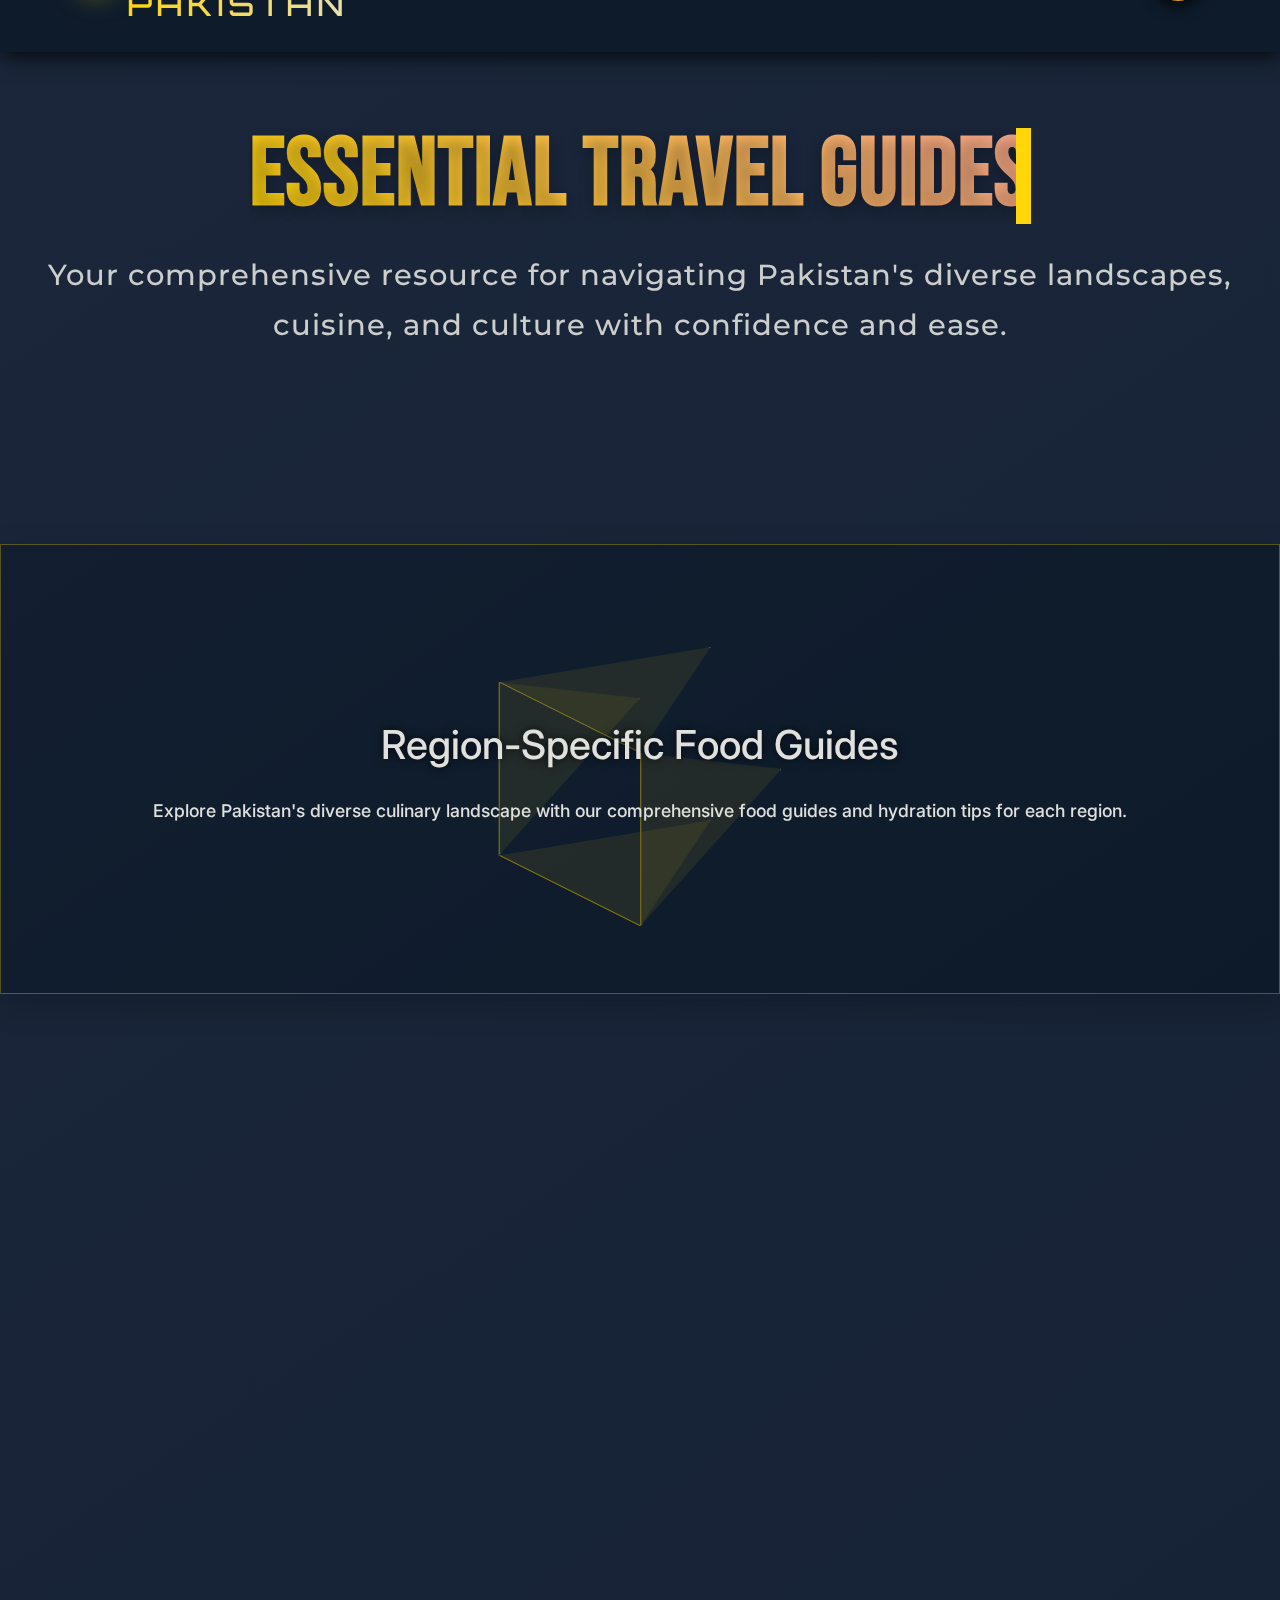
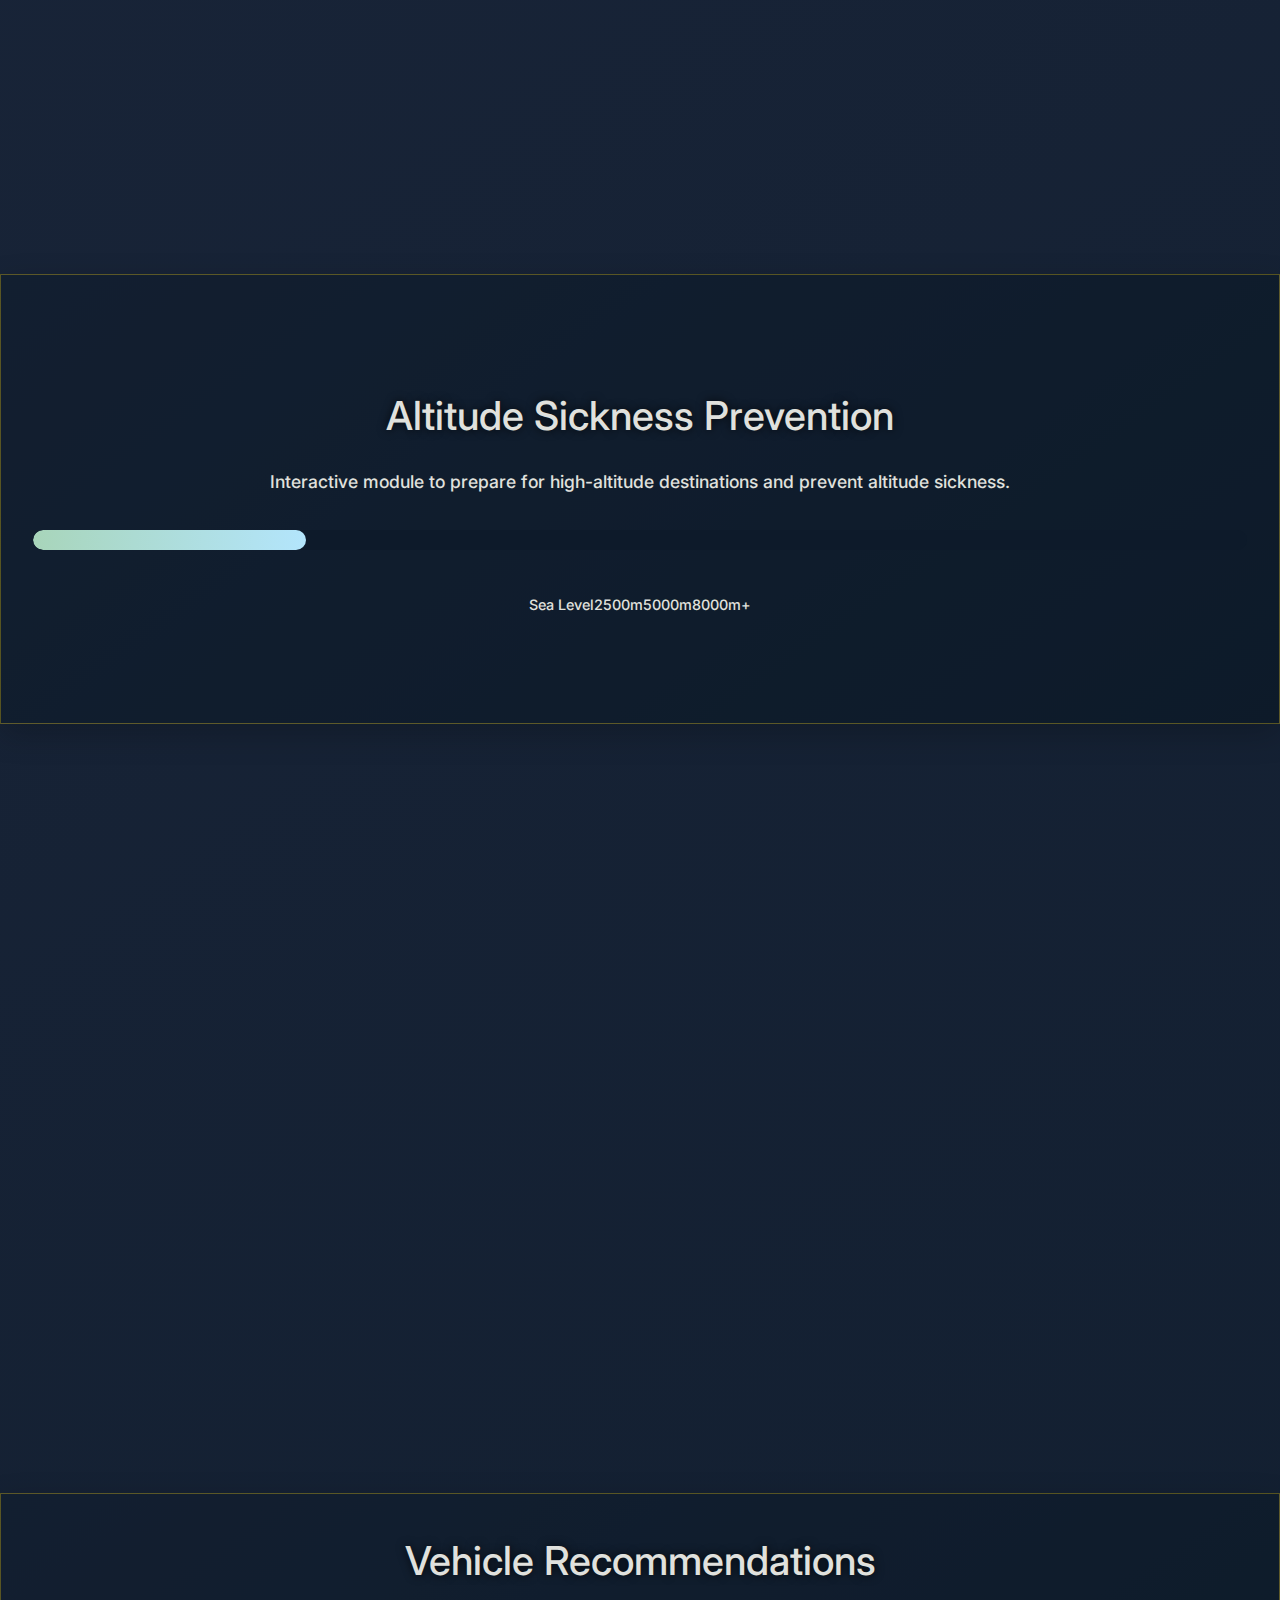
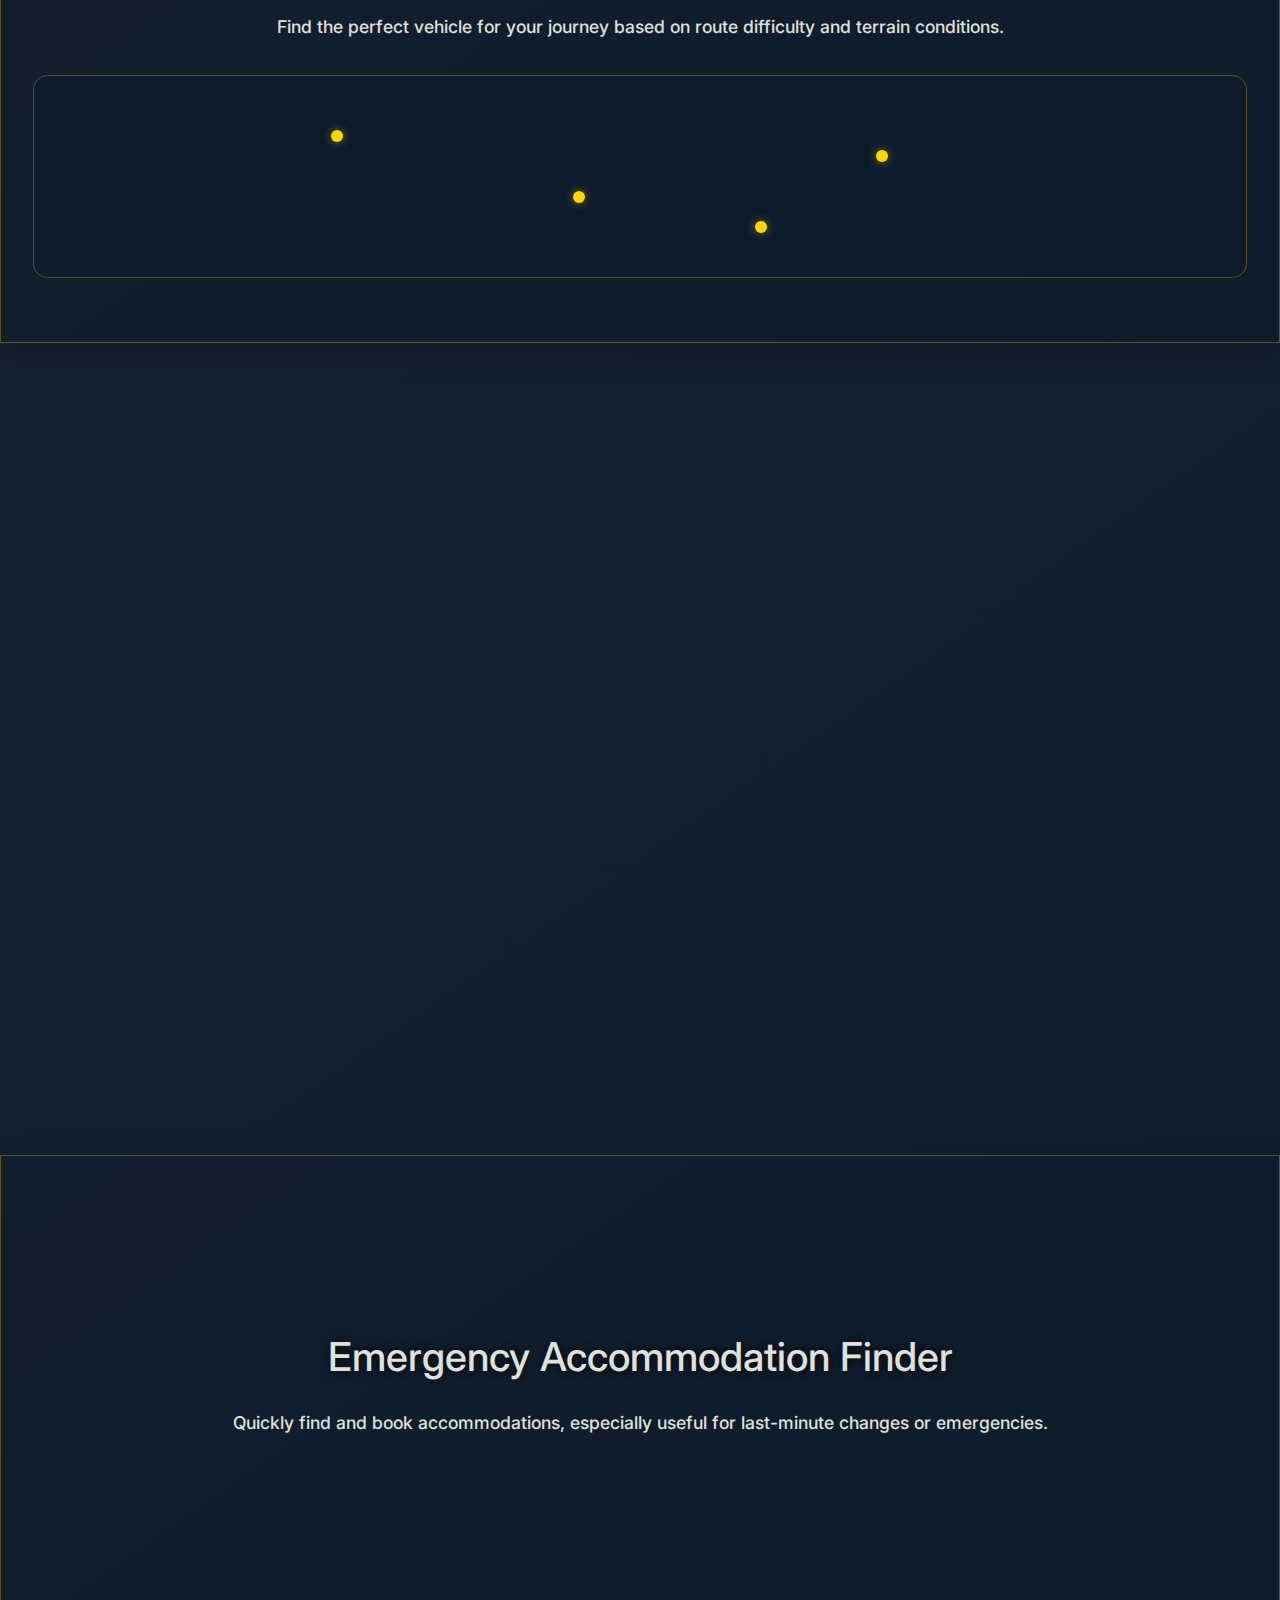
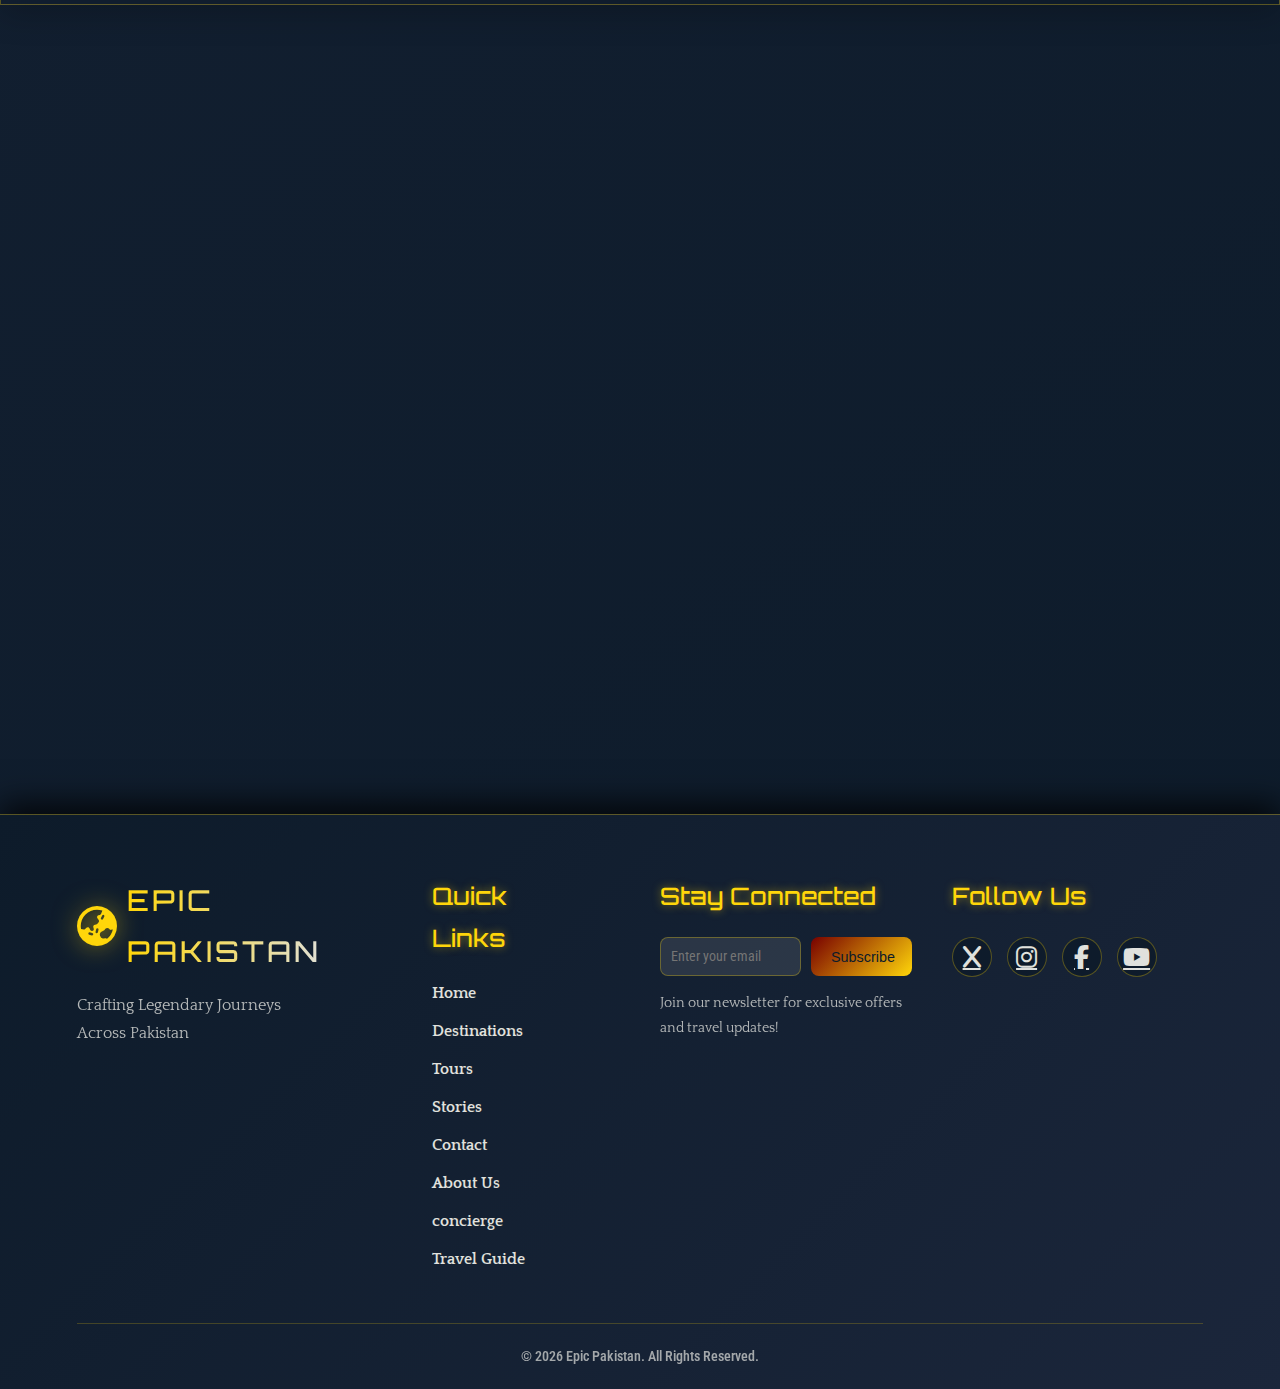
<file: Travelling Website/travel guid.html>
<!DOCTYPE html>
<html lang="en">
<head>
    <meta charset="UTF-8">
    <meta name="viewport" content="width=device-width, initial-scale=1.0">
    <title>Epic Pakistan - Travel Guides</title>
    <link rel="stylesheet" href="https://cdnjs.cloudflare.com/ajax/libs/font-awesome/6.4.0/css/all.min.css">
    <link href="https://fonts.googleapis.com/css2?family=Bebas+Neue&family=Montserrat:wght@700;900&family=Inter:wght@500&family=Playfair+Display&family=Poppins:wght@600;700&family=Cormorant+Garamond&family=IBM+Plex+Mono:wght@600&family=Orbitron:wght@900&family=Quattrocento&family=Roboto+Condensed:wght@500;600&display=swap" rel="stylesheet">
    <style>
        /* ===== ROOT: Colors & Fonts ===== */
        :root {
            /* Background colors */
            --bg-sapphire: #0D1B2A;
            --bg-night: #1B263B;
            --glass-bg: rgba(13, 27, 42, 0.9);
            --shadow-dark: rgba(0, 0, 0, 0.8);
            --spring-green: #A8D5BA;
            --winter-blue: #B3E5FC;
            --summer-orange: #FFAB91;
            --autumn-red: #D84315;

            /* Text Colors */
            --text-neon: #FFD60A;
            --text-silver: #E0E1DD;
            --text-black: #000000;

            /* Accents colors */
            --accent-crimson: #780000;
            --glass-border: rgba(255, 214, 10, 0.3);
            --glow-neon: rgba(255, 214, 10, 0.5);

            /* Shadows */
            --text-shadow: 0 4px 15px rgba(0,0,0,0.3);
            --shadow-soft: 0 10px 30px rgba(0,0,0,0.2);
            --btn-hover-shadow: 0 5px 10px #B8963D;

            /* Transitions */
            --transition: all 0.4s cubic-bezier(0.165, 0.84, 0.44, 1);

            /* Typography Variables */
            --font-hero: 'Bebas Neue', sans-serif;
            --font-heading: 'Montserrat', sans-serif;
            --font-body: 'Inter', sans-serif;
            --font-accent: 'Playfair Display', serif;
            --font-buttons: 'Poppins', sans-serif;
            --font-testimonials: 'Cormorant Garamond', serif;
            --font-feature: 'IBM Plex Mono', monospace;
        }
        /* ===== END ROOT ===== */

        /* ===== BASE STYLES ===== */
        * {
            margin: 0;
            padding: 0;
            box-sizing: border-box;
        }

        body {
            background: linear-gradient(145deg, var(--bg-night), var(--bg-sapphire));
            color: var(--text-silver);
            min-height: 100vh;
            overflow-x: hidden;
            position: relative;
            font-family: var(--font-body);
            font-variation-settings: 'wght' 500;
            font-size: 1.1rem;
            line-height: 1.75;
        }


        /* ===== ALL ANCHOR TAG STYLING */
        a {
            font-weight: 600;
            color: var(--text-silver)
        }
        /* ===== ALERT STYLES ===== */
        #alert {
            display: none;
            width: 8rem;
            height: 3rem;
            padding: 0.5rem;
            background-color: var(--summer-orange);
            color: var(--text-silver);
            border-radius: 0.4rem;
            position: fixed;
            z-index: 999;
            top: 3.2rem;
            left: 1.5rem;
        }
        /* ===== END ALERT ===== */
        
        /* ===== SCROLL ANIMATIONS ===== */
        @keyframes fadeInUp {
            from {
                opacity: 0;
                transform: translateY(50px);
            }
            to {
                opacity: 1;
                transform: translateY(0);
            }
        }
        
        .animate-on-scroll {
            opacity: 0;
            transition: opacity 0.6s ease-out, transform 0.6s ease-out;
        }
        
        .is-visible {
            opacity: 1;
            animation: fadeInUp 0.8s ease-out forwards;
        }
        
        /* ===== 3D EFFECTS ===== */
        .perspective-container {
            perspective: 1000px;
        }
        
        .card-3d {
            transform-style: preserve-3d;
            transition: transform 0.5s ease;
        }
        
        .card-3d:hover {
            transform: rotateY(10deg) rotateX(5deg) translateY(-5px);
        }
        
        /* ===== END BASE STYLES ===== */



                /* ===== HEADER STYLES ===== */
        header {
            position: fixed;
            top: -100px;
            left: 0;
            width: 100%;
            padding: 20px 6%;
            display: flex;
            justify-content: space-between;
            align-items: center;
            z-index: 2000;
            background: var(--glass-bg);
            backdrop-filter: blur(20px);
            box-shadow: 0 4px 20px var(--shadow-dark);
            transition: top 0.3s ease;
        }

        .visible {
            top: 0;
        }

        .visible:hover {
            top: 0 !important;
        }

        .logo {
            display: flex;
            align-items: center;
            gap: 10px;
            text-decoration: none;
        }

        .logo-icon {
            font-size: 2.5rem;
            color: var(--text-neon);
            filter: drop-shadow(0 0 12px var(--glow-neon));
            transition: transform 0.4s ease;
        }

        .logo-icon:hover {
            transform: rotate(360deg);
        }

        .logo-text {
            font-family: 'Orbitron', sans-serif;
            font-size: 2rem;
            font-weight: 900;
            letter-spacing: 4px;
            background: linear-gradient(90deg, var(--text-neon), var(--text-silver));
            -webkit-background-clip: text;
            background-clip: text;
            color: transparent;
        }

        nav {
            padding: 1rem;
        }

        nav ul {
            display: flex;
            gap: 30px;
            list-style: none;
        }

        nav a {
            font-family: 'Quattrocento', serif;
            font-size: 1.1rem;
            color: var(--text-silver);
            text-decoration: none;
            text-transform: uppercase;
            letter-spacing: 2px;
            position: relative;
            transition: color 0.3s ease;
        }

        nav a:hover {
            color: var(--text-neon);
            filter: drop-shadow(0 0 8px var(--glow-neon));
        }

        nav a::after {
            content: '';
            position: absolute;
            bottom: -5px;
            left: 0;
            width: 0;
            height: 2px;
            background: var(--text-neon);
            transition: width 0.4s ease;
        }

        nav a:hover::after {
            width: 100%;
        }

        .hamburger {
            display: none;
            font-size: 2rem;
            color: var(--text-silver);
            cursor: pointer;
            transition: color 0.3s ease;
        }

        .hamburger:hover {
            color: var(--text-neon);
        }

        .header-actions {
            display: flex;
            align-items: center;
            gap: 20px;
        }

        .language-selector {
            background: var(--glass-bg);
            border: 1px solid var(--glass-border);
            border-radius: 25px;
            padding: 10px 20px;
            color: var(--text-silver);
            font-family: 'Roboto Condensed', sans-serif;
            font-weight: 500;
            backdrop-filter: blur(15px);
            cursor: pointer;
            transition: all 0.3s ease;
            appearance: none;
            background-image: url("data:image/svg+xml;charset=UTF-8,%3csvg xmlns='http://www.w3.org/2000/svg' viewBox='0 0 24 24' fill='none' stroke='%23E0E1DD' stroke-width='2' stroke-linecap='round' stroke-linejoin='round'%3e%3cpolyline points='6 9 12 15 18 9'%3e%3c/polyline%3e%3c/svg%3e");
            background-repeat: no-repeat;
            background-position: right 0.8rem center;
            background-size: 0.9em;
            padding-right: 2.5rem;
        }

        .language-selector:hover {
            border-color: var(--text-neon);
            color: var(--text-neon);
        }

        .language-selector option {
            appearance: none;
            background: var(--bg-night);
            color: var(--text-silver);
            padding: 10px;
            font-size: 1rem;
        } 

        .language-selector option:hover {
            background: var(--text-neon) !important;
            color: var(--text-silver) !important;
        }

        .language-selector option:checked {
            background: var(--text-neon);
            color: var(--text-black);
            font-weight: 600;
            position: relative;
        }

        .account-btn {
            background: linear-gradient(135deg, var(--accent-crimson), var(--text-neon));
            color: var(--bg-sapphire);
            border: none;
            border-radius: 50%;
            width: 50px;
            height: 50px;
            display: flex;
            align-items: center;
            justify-content: center;
            cursor: pointer;
            transition: all 0.4s ease;
            box-shadow: 0 5px 15px var(--shadow-dark);
        }

        .account-btn:hover {
            transform: scale(1.15);
            box-shadow: 0 8px 20px var(--glow-neon);
        }



        /* ========== URDU HEADER ========== */
        .urduHeader {
            position: fixed;
            top: -80px;
            left: 0;
            width: 100%;
            padding: 20px 6%;
            display: flex;
            justify-content: space-between;
            align-items: center;
            z-index: 2000;
            background: var(--glass-bg);
            backdrop-filter: blur(20px);
            box-shadow: 0 4px 20px var(--shadow-dark);
            transition: top 0.3s ease;
        }

        .urdu-logo-icon {
            font-size: 3.2rem;
        }

        .urdu-logo-text {
            font-size: 3rem;
        }
        /* ===== END HEADER ===== */






        /* ===== MAIN CONTENT CONTAINER ===== */
        .container {
            max-width: 1400px;
            margin: 0 auto;
            padding: 2rem;
            position: relative;
            z-index: 5;
        }
        /* ===== END MAIN CONTAINER ===== */

        /* ===== HERO SECTION ===== */
        .hero {
            text-align: center;
            padding: 6rem 0 4rem;
            position: relative;
            margin-bottom: 4rem;
        }

        .hero-title {
            font-family: var(--font-hero);
            font-weight: 800;
            font-size: 6rem;
            background: linear-gradient(45deg, var(--text-neon), var(--summer-orange));
            -webkit-background-clip: text;
            -webkit-text-fill-color: transparent;
            line-height: 1;
            letter-spacing: 1px;
            text-shadow: var(--text-shadow);
            display: inline-block;
            position: relative;
            overflow: hidden;
            white-space: nowrap;
            animation: 
                typing 3s steps(23) forwards,
                fade-in 0.125s 3s forwards;
        }

        .hero-title::after {
            content: '';
            position: absolute;
            top: 0;
            right: 0;
            height: 100%;
            width: 0.15em;
            background: var(--text-neon);
            animation: 
                blink-caret 0.75s step-end 4.6,
                remove-cursor 0.1s 3.5s forwards;
        }

        @keyframes typing {
            from { width: 0 }
            to { width: 100% }
        }

        @keyframes blink-caret {
            from, to { opacity: 0 }
            50% { opacity: 1 }
        }

        @keyframes remove-cursor {
            to { width: 0 }
        }

        @keyframes fade-in {
            to { opacity: 1 }
        }

        .hero-subtitle {
            font-family: var(--font-heading);
            font-weight: 700;
            font-size: 1.8rem;
            letter-spacing: 1px;
            opacity: 0.9;
            margin: 1rem 0 3rem;
            color: var(--text-silver);
        }


        /* HERO URDU STYLING */
        .urdu-title {
            font-family: var(--font-hero);
            font-weight: 800;
            font-size: 6rem;
            background: linear-gradient(45deg, var(--summer-orange), var(--text-neon));
            -webkit-background-clip: text;
            -webkit-text-fill-color: transparent;
            line-height: 1;
            letter-spacing: 1px;
            text-shadow: var(--text-shadow);
            display: inline-block;
            position: relative;
            overflow: hidden;
            white-space: nowrap;
            animation: 
                typing 3.5s steps(20) forwards,
                fade-in 0.1s 3.5s forwards;
        }

        .urdu-title::after {
            content: '';
            position: absolute;
            top: 0;
            right: 0;
            height: 100%;
            width: 0.15em;
            background: var(--text-neon);
            animation: 
                blink-caret 0.75s step-end 4.6,
                remove-cursor 0.1s 3.5s forwards;
        }
        /* ===== END HERO ===== */

        /* ===== SECTION STYLES ===== */
        .section {
            padding: 4rem 0;
            position: relative;
        }

        .section-heading {
            font-family: var(--font-heading);
            font-weight: 900;
            font-size: 3.5rem;
            letter-spacing: -0.5px;
            position: relative;
            display: inline-block;
            margin-bottom: 2rem;
            color: var(--text-silver);
        }

        .section-heading:after {
            content: '';
            position: absolute;
            bottom: -10px;
            left: 0;
            width: 100%;
            height: 4px;
            background: linear-gradient(90deg, var(--text-neon), var(--text-silver));
            transform: scaleX(0);
            transform-origin: left;
            transition: var(--transition);
        }

        .section-heading:hover:after {
            transform: scaleX(1);
        }

        .subheading {
            font-family: var(--font-heading);
            font-weight: 900;
            font-size: 1.8rem;
            text-transform: capitalize;
            color: var(--text-neon);
            margin-bottom: 0.8rem;
            line-height: 1.5;
        }
        /* ===== END SECTION HEADINGS ===== */

        /* ===== 3D MODEL CONTAINERS ===== */
        .model-container {
            height: 450px;
            position: relative;
            width: 100vw;
            top: 50%;
            left: 50%;
            transform: translate(-50%, -50%);
            margin: 3rem 0;
            overflow: hidden;
            background: linear-gradient(145deg, var(--bg-night), var(--bg-sapphire));
            border: 1px solid var(--glass-border);
            box-shadow: var(--shadow-soft);
            display: flex;
            align-items: center;
            justify-content: center;
        }

        .model-overlay {
            position: absolute;
            top: 0;
            left: 0;
            width: 100%;
            height: 100%;
            display: flex;
            flex-direction: column;
            justify-content: center;
            align-items: center;
            text-align: center;
            padding: 2rem;
            background: rgba(13, 27, 42, 0.6);
            z-index: 2;
        }

        .model-overlay > h3 {
            font-size: 2.5rem;
            font-weight: 900;
            text-shadow: 0 0 10px rgba(0,0,0,0.8);
            margin-bottom: 1rem;
        }
        
        .model-content {
            position: relative;
            width: 100%;
            height: 100%;
            display: flex;
            align-items: center;
            justify-content: center;
        }
        
        /* Simulated 3D object */
        .pyramid-3d {
            width: 200px;
            height: 200px;
            position: relative;
            transform-style: preserve-3d;
            transform: rotateX(60deg) rotateZ(45deg);
            animation: rotate3d 20s infinite linear;
        }
        
        @keyframes rotate3d {
            0% { transform: rotateX(60deg) rotateZ(0deg); }
            100% { transform: rotateX(60deg) rotateZ(360deg); }
        }
        
        .pyramid-side {
            position: absolute;
            width: 200px;
            height: 200px;
            background: rgba(255, 214, 10, 0.2);
            border: 2px solid var(--text-neon);
            clip-path: polygon(50% 0%, 0% 100%, 100% 100%);
        }
        
        .side-1 { transform: translateZ(100px); }
        .side-2 { transform: rotateY(90deg) translateZ(100px); }
        .side-3 { transform: rotateY(180deg) translateZ(100px); }
        .side-4 { transform: rotateY(270deg) translateZ(100px); }
        /* ===== END 3D MODEL CONTAINERS ===== */

        /* ===== SECTION CONTENT ===== */
        .section-content {
            display: grid;
            grid-template-columns: repeat(auto-fit, minmax(300px, 1fr));
            gap: 3rem;
            margin-top: 3.5rem;
        }

        .glass-card {
            background: var(--glass-bg);
            backdrop-filter: blur(12px);
            border-radius: 20px;
            border: 2px solid var(--glass-border);
            box-shadow: var(--shadow-soft);
            padding: 1.5rem;
            transition: var(--transition);
            position: relative;
            z-index: 2;
            height: 100%;
            display: flex;
            flex-direction: column;
            align-items: center;
            text-align: center;
        }

        .glass-card:hover {
            transform: translateY(-10px);
            border-color: var(--text-neon);
            box-shadow: 0 15px 35px rgba(0, 0, 0, 0.3), 0 0 20px rgba(255, 214, 10, 0.4);
        }

        .icon-large {
            width: 100px;
            height: 100px;
            border-radius: 50%;
            display: flex;
            align-items: center;
            justify-content: center;
            margin-bottom: 1.5rem;
            font-size: 3.2rem;
            color: var(--text-black);
            background: linear-gradient(90deg, var(--text-neon), var(--text-silver));
            box-shadow: 0 5px 15px rgba(0,0,0,0.2);
        }
        /* ===== END SECTION CONTENT ===== */

        /* ===== INTERACTIVE ELEMENTS ===== */
        .interactive-slider {
            width: 100%;
            margin: 2rem 0;
            position: relative;
            height: 20px;
            background: var(--glass-bg);
            border-radius: 10px;
            overflow: hidden;
        }
        
        .slider-track {
            height: 100%;
            width: 0%;
            background: linear-gradient(90deg, var(--spring-green), var(--winter-blue));
            border-radius: 10px;
            transition: width 0.5s ease;
        }
        
        .slider-labels {
            display: flex;
            justify-content: space-between;
            margin-top: 10px;
            font-size: 0.9rem;
            color: var(--text-silver);
        }
        
        .interactive-map {
            width: 100%;
            height: 300px;
            background: var(--glass-bg);
            border-radius: 15px;
            margin: 2rem 0;
            position: relative;
            overflow: hidden;
            border: 1px solid var(--glass-border);
        }
        
        .map-point {
            position: absolute;
            width: 12px;
            height: 12px;
            background: var(--text-neon);
            border-radius: 50%;
            transform: translate(-50%, -50%);
            cursor: pointer;
            box-shadow: 0 0 10px var(--glow-neon);
            transition: all 0.3s ease;
        }
        
        .map-point:hover {
            transform: translate(-50%, -50%) scale(1.5);
        }
        
        .point-1 { top: 30%; left: 25%; }
        .point-2 { top: 60%; left: 45%; }
        .point-3 { top: 40%; left: 70%; }
        .point-4 { top: 75%; left: 60%; }
        /* ===== END INTERACTIVE ELEMENTS ===== */

        /* ===== BUTTONS ===== */
        .btn {
            background: linear-gradient(135deg, var(--text-neon), var(--winter-blue));
            color: var(--text-black);
            border: none;
            padding: 1rem 2.5rem;
            border-radius: 60px;
            font-size: 1rem;
            font-weight: 700;
            cursor: pointer;
            transition: var(--transition);
            display: inline-flex;
            align-items: center;
            gap: 0.7rem;
            font-family: var(--font-buttons);
            letter-spacing: 2px;
            text-transform: uppercase;
            margin-top: 1.6rem;
            box-shadow:
                0 8px 20px rgba(0, 0, 0, 0.3),
                0 0 15px var(--glow-neon);
            position: relative;
            overflow: hidden;
        }

        .btn::before {
            content: '';
            position: absolute;
            top: 0;
            left: -100%;
            width: 100%;
            height: 100%;
            background: linear-gradient(90deg, transparent, rgba(255, 255, 255, 0.3), transparent);
            transition: 0.5s;
        }

        .btn:hover::before {
            left: 100%;
        }

        .btn:hover {
            background: linear-gradient(135deg, var(--winter-blue), var(--text-neon));
            transform: translateY(-10px) scale(1.05);
            box-shadow:
                0 12px 25px rgba(0, 0, 0, 0.4),
                0 0 20px var(--glow-neon);
        }
        /* ===== END BUTTONS ===== */


        /* ===== FOOTER ===== */
        .footer {
            background: linear-gradient(135deg, var(--bg-sapphire), var(--bg-night));
            padding: 60px 6% 20px;
            color: var(--text-silver);
            font-family: 'Roboto Condensed', sans-serif;
            position: relative;
            border-top: 1px solid var(--glass-border);
            box-shadow: 0 -10px 30px var(--shadow-dark);
        }

        .footer-container {
            display: grid;
            grid-template-columns: repeat(auto-fit, minmax(200px, 1fr));
            gap: 40px;
            max-width: 1400px;
            margin: 0 auto;
            padding-bottom: 40px;
        }

        .footer-brand .logo {
            display: flex;
            align-items: center;
            gap: 10px;
            text-decoration: none;
            margin-bottom: 15px;
        }

        .footer-brand .logo-icon {
            font-size: 2.5rem;
            color: var(--text-neon);
            filter: drop-shadow(0 0 12px var(--glow-neon));
            transition: transform 0.4s ease;
        }

        .footer-brand .logo-icon:hover {
            transform: rotate(360deg);
        }

        .footer-brand .logo-text {
            font-family: 'Orbitron', sans-serif;
            font-size: 1.8rem;
            font-weight: 900;
            letter-spacing: 3px;
            background: linear-gradient(90deg, var(--text-neon), var(--text-silver));
            -webkit-background-clip: text;
            background-clip: text;
            color: transparent;
        }

        .footer-slogan {
            font-family: 'Quattrocento', serif;
            font-size: 1rem;
            color: var(--text-silver);
            opacity: 0.8;
            max-width: 300px;
        }

        .footer-links h3, .footer-newsletter h3, .footer-social h3 {
            font-family: 'Orbitron', sans-serif;
            font-size: 1.5rem;
            color: var(--text-neon);
            margin-bottom: 20px;
            text-shadow: 0 0 8px var(--glow-neon);
        }

        .footer-links {
            padding: 0 3rem 0 4rem;
        }

        .footer-links ul {
            list-style: none;
        }

        .footer-links a {
            font-family: 'Quattrocento', serif;
            font-size: 1rem;
            color: var(--text-silver);
            text-decoration: none;
            display: block;
            margin-bottom: 10px;
            transition: 0.3s ease;
        }

        .footer-links a:hover {
            color: var(--text-neon);
            transform: translateX(10px);
        }

        .newsletter-form {
            display: flex;
            gap: 10px;
            margin-bottom: 15px;
        }

        .newsletter-form input {
            width: 50%;
            background: rgba(255, 255, 255, 0.1);
            border: 1px solid var(--glass-border);
            border-radius: 8px;
            padding: 10px;
            color: var(--text-silver);
            font-family: 'Roboto Condensed', sans-serif;
            font-size: 0.9rem;
            flex: 1;
            transition: border-color 0.3s ease;
        }

        .newsletter-form input:focus {
            border-color: var(--text-neon);
            outline: none;
            box-shadow: 0 0 10px var(--glow-neon);
        }

        .newsletter-form button {
            width: 40%;
            background: linear-gradient(135deg, var(--accent-crimson), var(--text-neon));
            color: var(--bg-sapphire);
            border: none;
            padding: 10px 20px;
            border-radius: 8px;
            font-family: sans-serif, 'Orbitron';
            font-size: 0.9rem;
            cursor: pointer;
            transition: all 0.3s ease;
        }

        .newsletter-form button:hover {
            transform: translateY(-3px);
            box-shadow: 0 5px 15px var(--glow-neon);
        }

        .newsletter-text {
            font-family: 'Quattrocento', serif;
            font-size: 0.9rem;
            color: var(--text-silver);
            opacity: 0.8;
        }

        .social-icons {
            display: flex;
            gap: 15px;
        }

        .social-icon {
            font-size: 1.5rem;
            color: var(--text-silver);
            background: var(--glass-bg);
            border: 1px solid var(--glass-border);
            width: 40px;
            height: 40px;
            display: flex;
            align-items: center;
            justify-content: center;
            border-radius: 50%;
            transition: all 0.4s ease;
        }

        .social-icon:hover {
            color: var(--text-neon);
            transform: scale(1.2) rotate(360deg);
            box-shadow: 0 0 15px var(--glow-neon);
        }

        .footer-bottom {
            text-align: center;
            padding-top: 20px;
            border-top: 1px solid var(--glass-border);
            font-family: 'Roboto Condensed', sans-serif;
            font-size: 0.9rem;
            color: var(--text-silver);
            opacity: 0.7;
        }
        /* ===== END FOOTER ===== */



        /* ===== RESPONSIVE STYLES ===== */
        @media (max-width: 1200px) {
            .hero-title {
                font-size: 4rem;
            }
            .section-heading {
                font-size: 2.5rem;
            }
            .model-container {
                height: 400px;
            }
        }

        @media (max-width: 992px) {
            .container {
                padding: 1.5rem;
            }
            .hero {
                padding: 6rem 0 2rem;
            }
            .hero-title {
                font-size: 3.5rem;
            }
            .hero-subtitle {
                font-size: 1.3rem;
            }
            .section {
                padding: 2.5rem 0;
            }
            .section-heading {
                font-size: 2.2rem;
            }
            .subheading {
                font-size: 1.3rem;
            }
            .model-container {
                height: 350px;
            }
            .glass-card {
                padding: 1.2rem;
            }
            .icon-large {
                width: 70px;
                height: 70px;
                font-size: 2rem;
            }
        }

        @media (max-width: 768px) {
            header {
                padding: 15px 4%; 
            }
            .header-actions {
                gap: 8px;
            }
            .logo-text {
                font-size: 1rem;
                letter-spacing: 2px;
            }
            .logo-icon {
                font-size: 1.8rem;
            }
            .language-selector {
                max-width: 120px;
                padding: 8px 30px 8px 12px;
                font-size: 0.9rem;
                background-position: right 8px center;
            }
            .account-btn {
                width: 40px;
                height: 40px;
            }
            .hero-title {
                font-size: 3rem;
            }
            .hero-subtitle {
                font-size: 1.2rem;
            }
            .section-heading {
                font-size: 2rem;
            }
            .section-content {
                grid-template-columns: 1fr;
                gap: 1.5rem;
            }
        }

        @media (max-width: 576px) {
            .container {
                padding: 1rem;
            }
            .hero {
                padding: 5rem 0 1.5rem;
            }
            .hero-title {
                font-size: 2.5rem;
            }
            .section {
                padding: 1rem 0;
            }
            .section-heading {
                font-size: 1.8rem;
            }
            .model-container {
                height: 300px;
            }
            .icon-large {
                width: 60px;
                height: 60px;
                font-size: 1.8rem;
            }
            .btn {
                padding: 0.7rem 1.5rem;
                font-size: 0.8rem;
            }
            .model-overlay > h3 {
                font-size: 1.8rem;
            }
        }

        @media (max-width: 480px) {
            .hero-title {
                font-size: 2.2rem;
            }
            .section-heading {
                font-size: 1.6rem;
            }
            .subheading {
                font-size: 1.2rem;
            }
            .model-overlay > h3 {
                font-size: 1.5rem;
            }
        }
        /* ===== END RESPONSIVE ===== */
    </style>
</head>
<body>

     <!-- ===== Header ===== -->
    <header>
        <a href="#" class="logo">
            <i class="fas fa-globe-asia logo-icon"></i>
            <span class="logo-text">EPIC PAKISTAN</span>
        </a>
        <nav>
            <div class="hamburger"><i class="fas fa-bars"></i></div>
            <ul>
                <li><a href="#">Home</a></li>
                <li><a href="#">Destinations</a></li>
                <li><a href="#">Tours</a></li>
                <li><a href="#">Stories</a></li>
                <li><a href="#">Contact</a></li>
            </ul>
        </nav>
        <div class="header-actions">
            <select id="languageSelector" class="language-selector">
                <option value="en">English</option>
                <option value="ur">اردو</option>
            </select>
            <button class="account-btn"><i class="fas fa-user-circle"></i></button>
        </div>
    </header>

    <!-- ===== Alert Section ===== -->
    <section id="alert"></section>




    <!-- ===== Main Content ===== -->
    <div class="container">
        <!-- ===== Hero Section ===== -->
        <section class="hero">
            <h1 class="hero-title animate-on-scroll">Essential Travel Guides</h1>
            <p class="hero-subtitle animate-on-scroll">Your comprehensive resource for navigating Pakistan's diverse landscapes, cuisine, and culture with confidence and ease.</p>
        </section>

        <!-- ===== Dietary Decoder Section ===== -->
        <section class="section">
            <h2 class="section-heading animate-on-scroll">Dietary Decoder</h2>
            <div class="model-container perspective-container">
                <div class="model-content">
                    <!-- 3D Pyramid -->
                    <div class="pyramid-3d">
                        <div class="pyramid-side side-1"></div>
                        <div class="pyramid-side side-2"></div>
                        <div class="pyramid-side side-3"></div>
                        <div class="pyramid-side side-4"></div>
                    </div>
                </div>
                <div class="model-overlay">
                    <h3>Region-Specific Food Guides</h3>
                    <p>Explore Pakistan's diverse culinary landscape with our comprehensive food guides and hydration tips for each region.</p>
                </div>
            </div>
            <div class="section-content">
                <div class="glass-card card-3d animate-on-scroll">
                    <div class="icon-large">
                        <i class="fas fa-utensils"></i>
                    </div>
                    <h3 class="subheading">Northern Cuisine</h3>
                    <p>Discover hearty dishes of Gilgit-Baltistan and Hunza Valley, perfect for high-altitude energy needs.</p>
                    <ul style="text-align: left; margin: 1rem 0; font-size: 0.95rem;">
                        <li>Chapshuro - Meat-filled bread</li>
                        <li>Hunza Apricot Soup</li>
                        <li>Harissa - Meat and wheat porridge</li>
                    </ul>
                    <button class="btn">Explore Foods <i class="fas fa-arrow-right"></i></button>
                </div>
                <div class="glass-card card-3d animate-on-scroll">
                    <div class="icon-large">
                        <i class="fas fa-tint"></i>
                    </div>
                    <h3 class="subheading">Hydration Tips</h3>
                    <p>Stay properly hydrated in different climates and altitudes with our specialized guidance.</p>
                    <ul style="text-align: left; margin: 1rem 0; font-size: 0.95rem;">
                        <li>Altitude hydration strategies</li>
                        <li>Local beverages to try/avoid</li>
                        <li>Electrolyte balance in heat</li>
                    </ul>
                    <button class="btn">Hydration Guide <i class="fas fa-arrow-right"></i></button>
                </div>
                <div class="glass-card card-3d animate-on-scroll">
                    <div class="icon-large">
                        <i class="fas fa-apple-alt"></i>
                    </div>
                    <h3 class="subheading">Food Safety</h3>
                    <p>Navigate street food and restaurant dining with confidence using our safety guidelines.</p>
                    <ul style="text-align: left; margin: 1rem 0; font-size: 0.95rem;">
                        <li>Street food safety tips</li>
                        <li>Regional water precautions</li>
                        <li>Allergy translation cards</li>
                    </ul>
                    <button class="btn">Safety Tips <i class="fas fa-arrow-right"></i></button>
                </div>
            </div>
        </section>

        <!-- ===== Medical Preparedness Sim ===== -->
        <section class="section">
            <h2 class="section-heading animate-on-scroll">Medical Preparedness Sim</h2>
            <div class="model-container">
                <div class="model-overlay">
                    <h3>Altitude Sickness Prevention</h3>
                    <p>Interactive module to prepare for high-altitude destinations and prevent altitude sickness.</p>
                    <div class="interactive-slider">
                        <div class="slider-track" id="altitudeSlider"></div>
                    </div>
                    <div class="slider-labels">
                        <span>Sea Level</span>
                        <span>2500m</span>
                        <span>5000m</span>
                        <span>8000m+</span>
                    </div>
                </div>
            </div>
            <div class="section-content">
                <div class="glass-card card-3d animate-on-scroll">
                    <div class="icon-large">
                        <i class="fas fa-mountain"></i>
                    </div>
                    <h3 class="subheading">Altitude Calculator</h3>
                    <p>Calculate your risk of altitude sickness based on your itinerary and personal health factors.</p>
                    <button class="btn">Calculate Risk <i class="fas fa-calculator"></i></button>
                </div>
                <div class="glass-card card-3d animate-on-scroll">
                    <div class="icon-large">
                        <i class="fas fa-first-aid"></i>
                    </div>
                    <h3 class="subheading">Prevention Plan</h3>
                    <p>Create a personalized altitude sickness prevention plan with medication recommendations.</p>
                    <button class="btn">Create Plan <i class="fas fa-plus-square"></i></button>
                </div>
                <div class="glass-card card-3d animate-on-scroll">
                    <div class="icon-large">
                        <i class="fas fa-book-medical"></i>
                    </div>
                    <h3 class="subheading">Emergency Protocols</h3>
                    <p>Learn recognition and first response techniques for altitude-related medical emergencies.</p>
                    <button class="btn">Learn Protocols <i class="fas fa-book-reader"></i></button>
                </div>
            </div>
        </section>

        <!-- ===== Transport Navigator ===== -->
        <section class="section">
            <h2 class="section-heading animate-on-scroll">Transport Navigator</h2>
            <div class="model-container">
                <div class="model-overlay">
                    <h3>Vehicle Recommendations</h3>
                    <p>Find the perfect vehicle for your journey based on route difficulty and terrain conditions.</p>
                    <div class="interactive-map">
                        <div class="map-point point-1" title="Karakoram Highway"></div>
                        <div class="map-point point-2" title="Hunza Valley"></div>
                        <div class="map-point point-3" title="Skardu Region"></div>
                        <div class="map-point point-4" title="Kalash Valleys"></div>
                    </div>
                </div>
            </div>
            <div class="section-content">
                <div class="glass-card card-3d animate-on-scroll">
                    <div class="icon-large">
                        <i class="fas fa-road"></i>
                    </div>
                    <h3 class="subheading">Route Difficulty Ratings</h3>
                    <p>Our comprehensive rating system helps you understand what to expect on Pakistan's diverse road networks.</p>
                    <button class="btn">View Routes <i class="fas fa-route"></i></button>
                </div>
                <div class="glass-card card-3d animate-on-scroll">
                    <div class="icon-large">
                        <i class="fas fa-car-alt"></i>
                    </div>
                    <h3 class="subheading">Vehicle Matching</h3>
                    <p>Find the perfect vehicle for your specific route, group size, and comfort requirements.</p>
                    <button class="btn">Find Vehicle <i class="fas fa-search"></i></button>
                </div>
                <div class="glass-card card-3d animate-on-scroll">
                    <div class="icon-large">
                        <i class="fas fa-snowplow"></i>
                    </div>
                    <h3 class="subheading">Seasonal Considerations</h3>
                    <p>Learn how weather and seasons affect road conditions and vehicle requirements.</p>
                    <button class="btn">Seasonal Guide <i class="fas fa-calendar-alt"></i></button>
                </div>
            </div>
        </section>

        <!-- ===== Lodge Locator ===== -->
        <section class="section">
            <h2 class="section-heading animate-on-scroll">Lodge Locator</h2>
            <div class="model-container">
                <div class="model-overlay">
                    <h3>Emergency Accommodation Finder</h3>
                    <p>Quickly find and book accommodations, especially useful for last-minute changes or emergencies.</p>
                </div>
            </div>
            <div class="section-content">
                <div class="glass-card card-3d animate-on-scroll">
                    <div class="icon-large">
                        <i class="fas fa-hotel"></i>
                    </div>
                    <h3 class="subheading">Real-Time Availability</h3>
                    <p>Check lodge and hotel availability in real-time across Pakistan's popular destinations.</p>
                    <button class="btn">Check Availability <i class="fas fa-bed"></i></button>
                </div>
                <div class="glass-card card-3d animate-on-scroll">
                    <div class="icon-large">
                        <i class="fas fa-bolt"></i>
                    </div>
                    <h3 class="subheading">Emergency Booking</h3>
                    <p>Instant booking system for when plans change unexpectedly or emergencies occur.</p>
                    <button class="btn">Emergency Book <i class="fas fa-phone-alt"></i></button>
                </div>
                <div class="glass-card card-3d animate-on-scroll">
                    <div class="icon-large">
                        <i class="fas fa-map-marked-alt"></i>
                    </div>
                    <h3 class="subheading">Location Services</h3>
                    <p>Find the nearest available accommodation based on your current location.</p>
                    <button class="btn">Find Nearby <i class="fas fa-location-arrow"></i></button>
                </div>
            </div>
        </section>
    </div>




    <!-- ===== Footer ===== -->
    <footer class="footer">
        <div class="footer-container">
            <div class="footer-brand">
                <a href="#" class="logo">
                    <i class="fas fa-globe-asia logo-icon"></i>
                    <span class="logo-text">EPIC PAKISTAN</span>
                </a>
                <p class="footer-slogan">Crafting Legendary Journeys Across Pakistan</p>
            </div>
            <div class="footer-links">
                <h3>Quick Links</h3>
                <ul>
                    <li><a href="#">Home</a></li>
                    <li><a href="#">Destinations</a></li>
                    <li><a href="#">Tours</a></li>
                    <li><a href="#">Stories</a></li>
                    <li><a href="contact.html">Contact</a></li>
                    <li><a href="about.html">About Us</a></li>
                    <li><a href="concierge.html">concierge</a></li>
                    <li><a href="#">Travel Guide</a></li>
                </ul>
            </div>
            <div class="footer-newsletter">
                <h3>Stay Connected</h3>
                <div class="newsletter-form">
                    <input type="email" id="newsletterEmail" placeholder="Enter your email">
                    <button id="newsletterSubmit">Subscribe</button>
                </div>
                <p class="newsletter-text">Join our newsletter for exclusive offers and travel updates!</p>
            </div>
            <div class="footer-social">
                <h3>Follow Us</h3>
                <div class="social-icons">
                    <a href="#" class="social-icon"><i class="fab fa-x"></i></a>
                    <a href="#" class="social-icon"><i class="fab fa-instagram"></i></a>
                    <a href="#" class="social-icon"><i class="fab fa-facebook-f"></i></a>
                    <a href="#" class="social-icon"><i class="fab fa-youtube"></i></a>
                </div>
            </div>
        </div>
        
        <div class="footer-bottom">
            <p>&copy; <span id="copyrightYear"></span> Epic Pakistan. All Rights Reserved.</p>
        </div>
    </footer>



    <script>
        // ===== Scroll Animation =====
        document.addEventListener('DOMContentLoaded', function() {
            const animatedElements = document.querySelectorAll('.animate-on-scroll');
            
            // ===== Intersection Observer for scroll animations =====
            const observer = new IntersectionObserver((entries) => {
                entries.forEach(entry => {
                    if (entry.isIntersecting) {
                        entry.target.classList.add('is-visible');
                    }
                });
            }, {
                threshold: 0.1
            });
            
            animatedElements.forEach(el => {
                observer.observe(el);
            });


            // ===== Header Elements =====
            const navUl = document.querySelector('nav ul');
            const hamburger = document.querySelector('.hamburger');
            const header = document.querySelector('header');
            const languageSelector = document.getElementById('languageSelector');

            // ===== Header Hover State Tracking =====
            let isHeaderHovered = false;

            // ===== Set Current Year in Footer =====
            document.getElementById('copyrightYear').textContent = new Date().getFullYear();

            // ===== Hamburger Menu Toggle =====
            hamburger.addEventListener('click', () => {
                navUl.classList.toggle('active');
                // ===== Keep Header Visible When Menu is Active =====
                if (navUl.classList.contains('active')) {
                    header.classList.add('visible');
                }
            });

            // ===== Header Hover Logic =====
            header.addEventListener('mouseenter', () => {
                isHeaderHovered = true;
                header.classList.add('visible');
            });

            header.addEventListener('mouseleave', () => {
                isHeaderHovered = false;
                // ===== Only Hide if Menu is Not Active =====
                if (!navUl.classList.contains('active')) {
                    header.classList.remove('visible');
                }
            });

            // ===== Show Header When Mouse Near Top of Page =====
            document.addEventListener('mousemove', (e) => {
                if (e.clientY <= 50) {
                    header.classList.add('visible');
                } else if (!isHeaderHovered && !navUl.classList.contains('active')) {
                    header.classList.remove('visible');
                }
            });

            // ===== Language Switcher with RTL/LTR Support and Full Page Translation =====
            languageSelector.addEventListener('change', () => {
                const lang = languageSelector.value;
                switchLanguage(lang);
            });

            
            // ===== Animate altitude slider =====
            const altitudeSlider = document.getElementById('altitudeSlider');
            if (altitudeSlider) {
                let width = 0;
                const animateSlider = () => {
                    if (width >= 100) {
                        width = 0;
                    } else {
                        width += 0.5;
                    }
                    altitudeSlider.style.width = width + '%';
                    requestAnimationFrame(animateSlider);
                };
                animateSlider();
            }
            
            // ===== 3D card effect on mouse move =====
            const cards = document.querySelectorAll('.card-3d');
            cards.forEach(card => {
                card.addEventListener('mousemove', (e) => {
                    const xAxis = (window.innerWidth / 2 - e.pageX) / 25;
                    const yAxis = (window.innerHeight / 2 - e.pageY) / 25;
                    card.style.transform = `rotateY(${xAxis}deg) rotateX(${yAxis}deg)`;
                });
                
                card.addEventListener('mouseenter', () => {
                    card.style.transition = 'none';
                });
                
                card.addEventListener('mouseleave', () => {
                    card.style.transition = 'transform 0.5s ease';
                    card.style.transform = 'rotateY(0deg) rotateX(0deg)';
                });
            });
        });
    </script>
</body>
</html>
</file>
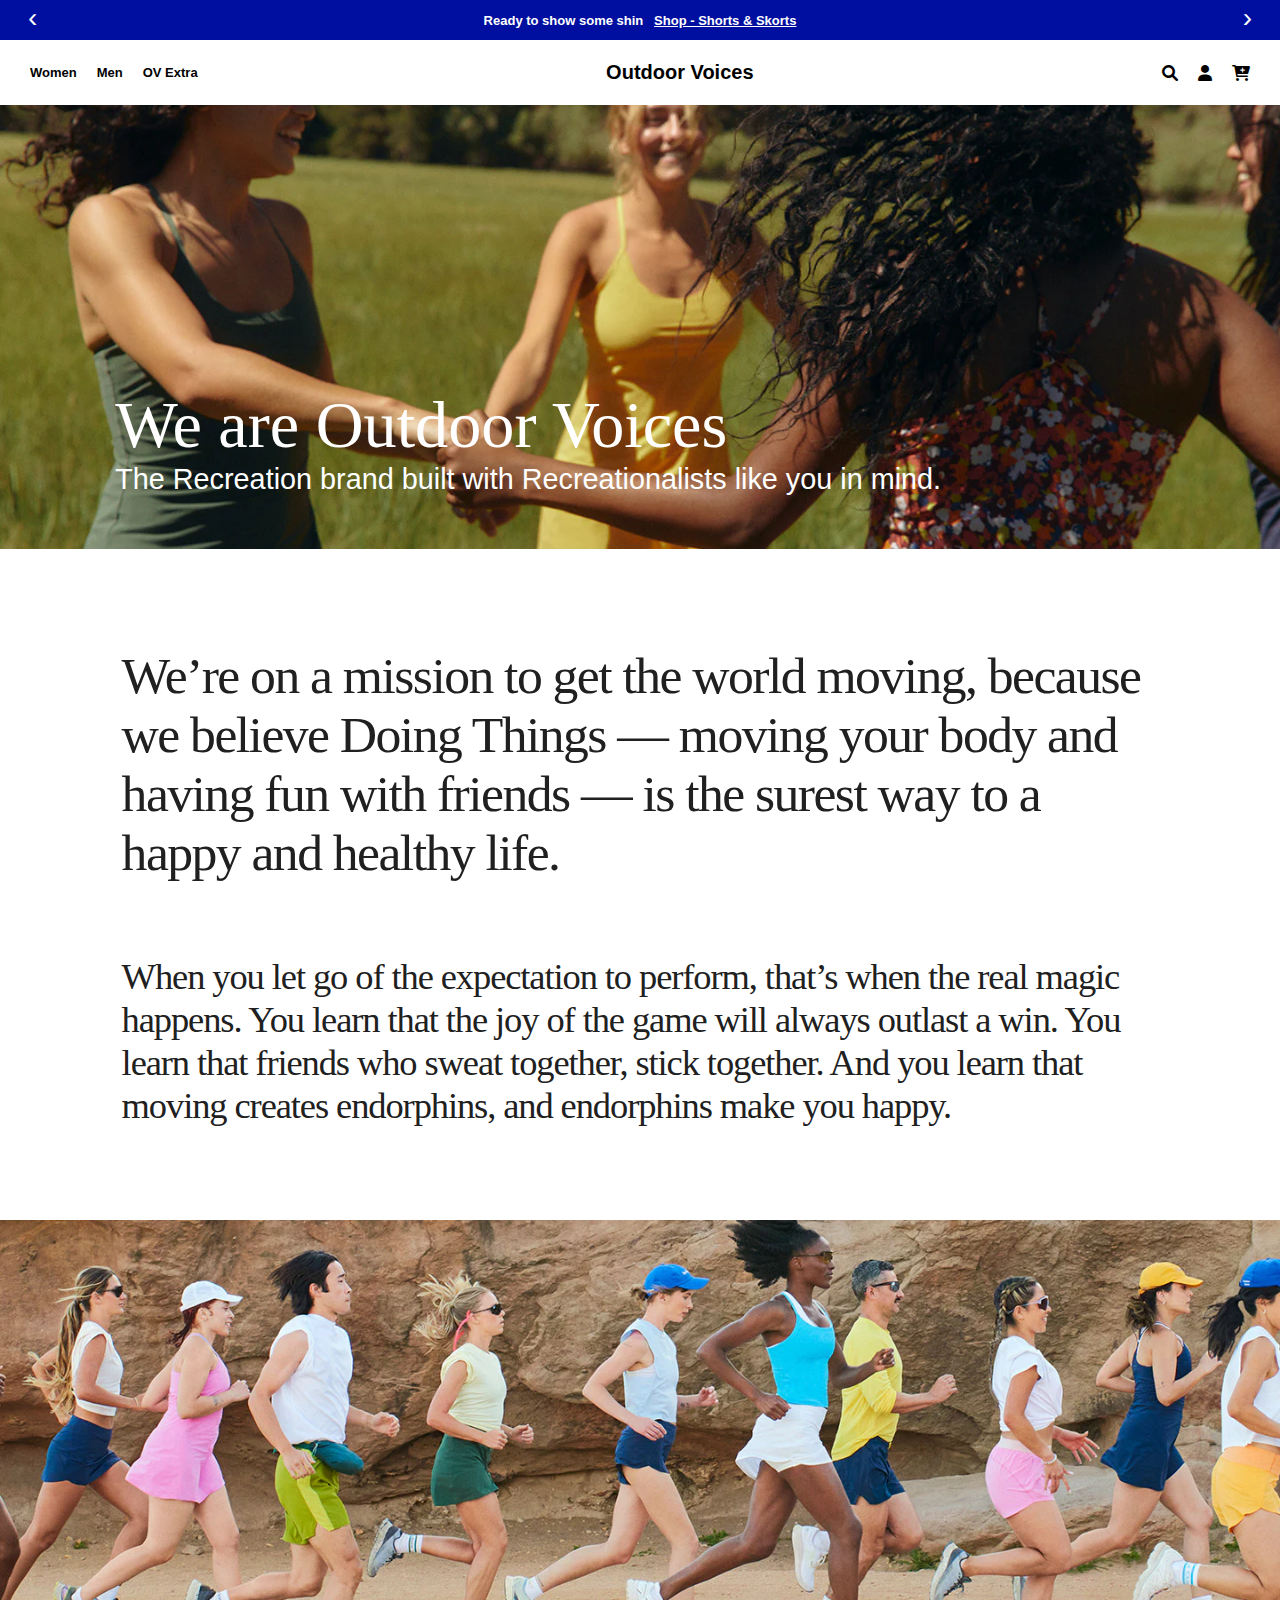
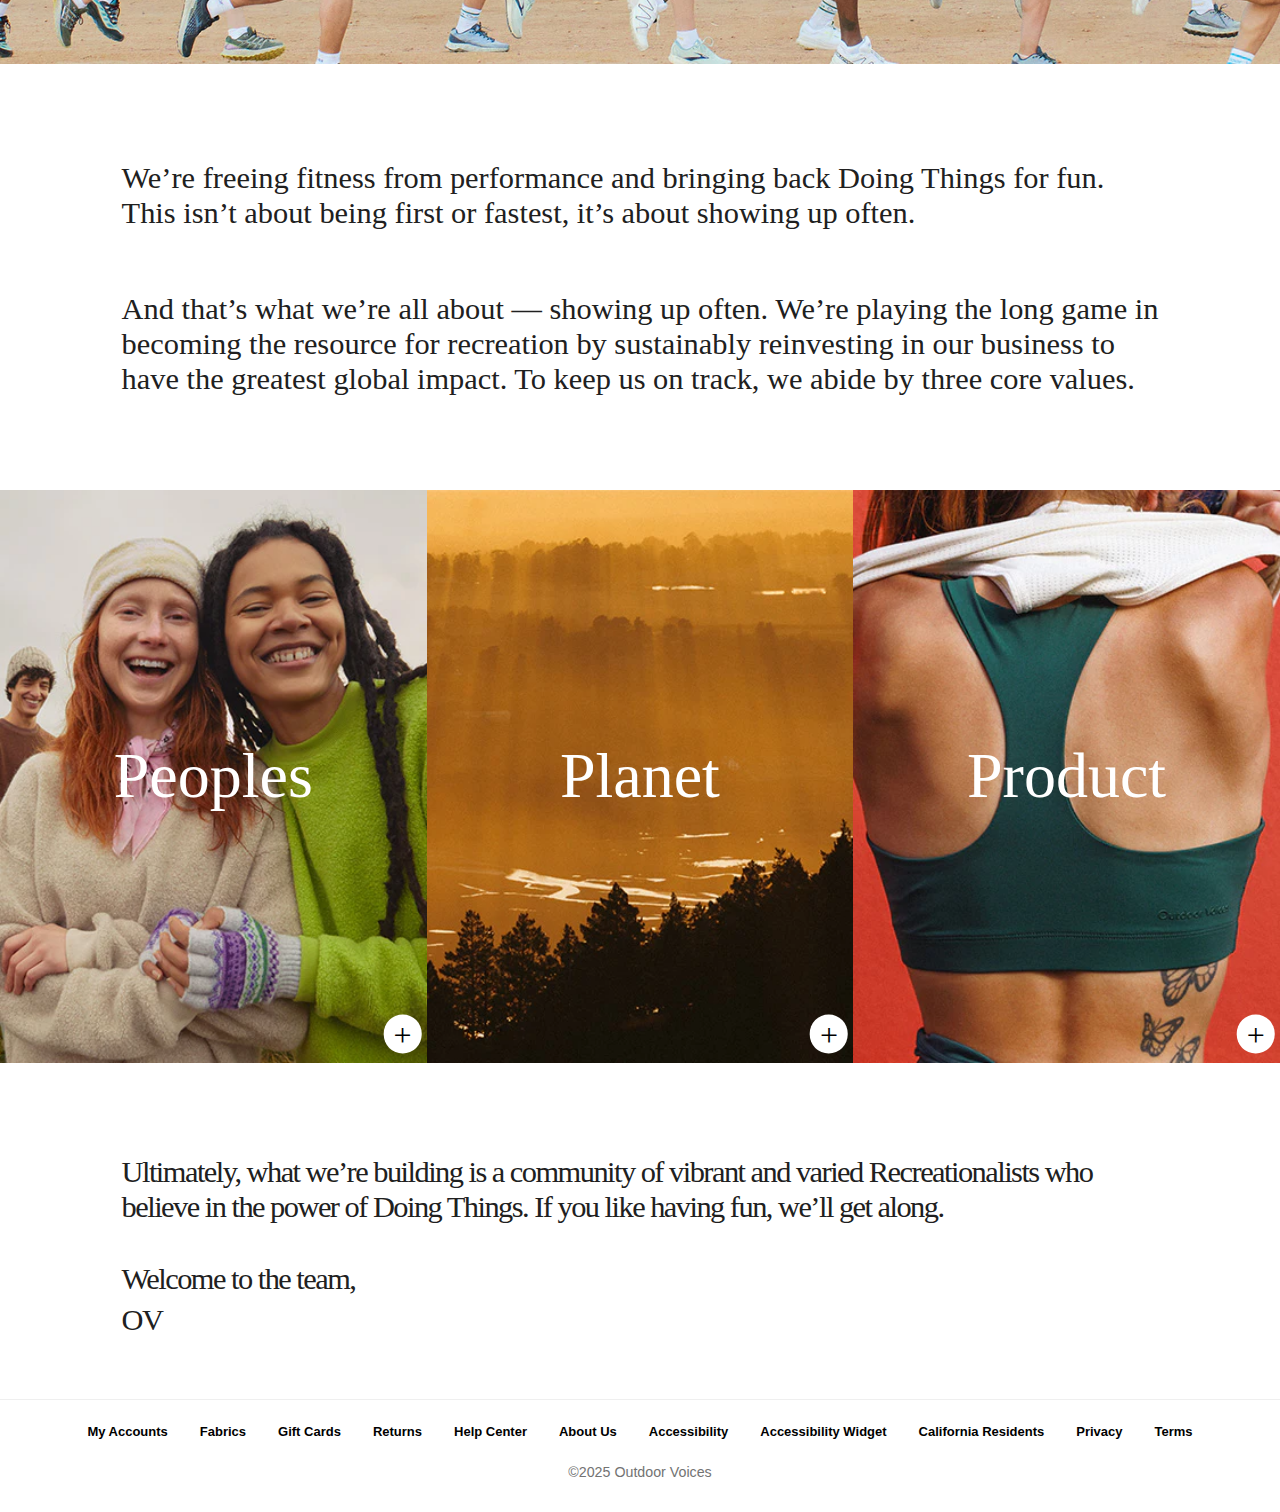
<file: E-Commerce Website/assests/about.html>
<!DOCTYPE html>
<html lang="en">
<head>
    <meta charset="UTF-8">
    <meta name="viewport" content="width=device-width, initial-scale=1.0">
    <title>About Us</title>
    <link rel="stylesheet" href="about.css">
    <link rel="stylesheet" href="https://cdnjs.cloudflare.com/ajax/libs/font-awesome/6.0.0/css/all.min.css" integrity="sha512-9usAa10IRO0HhonpyAIVpjrylPvoDwiPUiKdWk5t3PyolY1cOd4DSE0Ga+ri4AuTroPR5aQvXU9xC6qOPnzFeg==" crossorigin="anonymous" referrerpolicy="no-referrer" />
</head>
<body>
    <!-- SLIDER OF THE PAGE -->
    <div class="slider" id="slider">

        <a href="#" onclick="prev()" id="prev"> &#8249; </a>
        <div id="slider_link">            
            <p>Ready to show some shin &nbsp; <a href="#">Shop - Shorts & Skorts</a></p>
        </div>
        <a href="#" onclick="next()" id="next"> &#8250; </a>
        
    </div>


<!-- MAIN NAVBAR OF THE PAGE -->
    <div class="mainNavbar">

<!-- NAVBAR OF THE PAGE -->
    <div class="navbar">

        <div class="menu" id="menuToggle">
            <i class="fa fa-bars" id="menuIcon"></i>
        </div>

        <div class="child child_1">
            <a href="#" id="women_dropdown">Women</a>
            <a href="#" id="men_dropdown">Men</a>
            <a href="#" id="ov_dropdown">OV Extra</a>
        </div>


        <div class="child child_2">
            <a href="E:\SMIT Project\Project 1\index.html">Outdoor Voices</a>
        </div>


        <div class="child child_3">
            <i class="fas fa-search"></i>
            <i class="fa fa-user"></i>
            <i class="fa fa-cart-plus"></i>
        </div>

        <div class="cart">
            <i class="fa fa-cart-plus"></i>
        </div>

    </div>
     



<!-- DROP DOWN LIST 1 (for women) OF THE PAGE -->
        <div class="dropDownList1" id="dropDownList1">
            <div class="dropDown_child links_list">
                <div class="list_1">
                    <p>Shop by</p>
                    <a href="#">New Arrivals</a>
                    <a href="#">Best Women's</a>
                    <a href="#">best Sellers</a>
                    <a href="#">OV Extra</a>
                </div>

                <div class="list_1">
                    <p>Apparel + More</p>
                    <a href="">Dresses</a>
                    <a href="">Tops & Tanks</a>
                    <a href="">Shorts & Skorts</a>
                    <a href="">Bras</a>
                    <a href="#">Leggings</a>
                    <a href="#">paints</a>
                    <a href="#">Sweatshits & Jackets</a>
                    <a href="">Accessories</a>
                </div>

                <div class="list_1">
                    <p>Collection</p>
                    <a href="">OV summer</a>
                    <a href="">OV Run</a>
                    <a href="">The Everyday Collection</a>
                    <a href="">CloudKnit</a>
                    <a href="">RecTreck</a>
                    <a href="">Gift Cards</a>
                </div>
            </div>

            <div class="dropDown_child image_box">
                <div class="images">
                    <img src="./images/e1.webp" alt="img" width="250px" height="330px">
                    <img src="./images/e2.webp" alt="img" width="250px" height="330px">
                </div>
                <a href="" id="set_pace">We'll help yu to set the pace.</a>
                <a href="" id="ov_run">Shop - OV Run</a>
            </div>
        </div>


<!-- DROP DOWN LIST 2 (for men) OF THE PAGE -->
        <div class="dropDownList2" id="dropDownList2">
            <div class="dropDown_child links_list">
                <div class="list_1">
                    <p>Shop by</p>
                    <a href="#">New Arrivals</a>
                    <a href="#">Best Men's</a>
                    <a href="#">best Sellers</a>
                    <a href="#">OV Extra</a>
                </div>

                <div class="list_1">
                    <p>Apparel + More</p>
                    <a href="#">Shorts</a>
                    <a href="#">Tops</a>
                    <a href="#">paints</a>
                    <a href="#">Sweatshits & Jackets</a>
                    <a href="">Accessories</a>
                </div>

                <div class="list_1">
                    <p>Collection</p>
                    <a href="">OV summer</a>
                    <a href="">OV Run</a>
                    <a href="">The Everyday Collection</a>
                    <a href="">CloudKnit</a>
                    <a href="">RecTreck</a>
                    <a href="">Gift Cards</a>
                </div>
            </div>

            <div class="dropDown_child image_box">
                <div class="images">
                    <img src="./images/e3.webp" alt="img" width="250px" height="330px">
                    <img src="./images/e4.webp" alt="img" width="250px" height="330px">
                </div>
                <a href="" id="set_pace">Lace'em and pace'em.</a>
                <a href="" id="ov_run">Shop - OV Run</a>
            </div>
        </div>


<!-- DROP DOWN LIST 3 (for OV Extra) OF THE PAGE -->
        <div class="dropDownList3" id="dropDownList3">
            <div class="dropDown_child links_list">
                <div class="list_1">
                    <p>Women</p>
                    <a href="#">Dresses & Bodysuits</a>
                    <a href="#">Tops</a>
                    <a href="#">Bottoms</a>
                    <a href="#">Shop All Women</a>
                </div>

                <div class="list_1">
                    <p>Men</p>
                    <a href="#">Tops</a>
                    <a href="#">Bottoms</a>
                    <a href="">Shop All  Men</a>
                </div>

                <div class="list_1">
                    <p>Others</p>
                    <a href="">Shop Accessorires</a>
                    <a href="">Shop All OV Extra</a>
                </div>
            </div>

            <div class="dropDown_child image_box">
                <div class="images">
                    <img src="./images/e5.webp" alt="img" width="500px" height="330px">
                </div>
                <a href="" id="set_pace">We'll help yu to set the pace.</a>
                <a href="" id="ov_run">Shop - OV Run</a>
            </div>
        </div>


<!-- MOBILE DROPDOWN LIST -->

        <div class="mobile_dropdown">
            <a href="#" id="women_mobile">Women</a>
            <a href="" id="men_mobile">Men</a>
            <a href="" id="ov_mobile">OV Extra</a>
            <button id="user">Log in</button>
        </div>

    </div>



<!-- MAIN CONTENT OF THE PAGE -->
 <main> 

<!-- MAIN CHILD 1 OF THE PAGE -->
    <div class="mainChild1">
        <img src="./images/e56.webp" alt="img" width="100%">
        <div class="mainChild1_intro">
            <h1>We are Outdoor Voices</h1>
            <p>The Recreation brand built with Recreationalists like you in mind.</p>
        </div>
    </div>


<!-- MAIN CHILD 2 OF THE PAGE -->
    <div class="mainChild2">
        <p id="mainChild2_paraAbove">
            We’re on a mission to get the world moving, because we believe Doing Things — moving your body and having fun with friends — is the surest way to a happy and healthy life.
        </p>

        <p id="mainChild2_paraBelow">
            When you let go of the expectation to perform, that’s when the real magic happens. You learn that the joy of the game will always outlast a win. You learn that friends who sweat together, stick together. And you learn that moving creates endorphins, and endorphins make you happy.
        </p>
    </div>

    
<!-- MAIN CHILD 3 OF THE PAGE -->
    <div class="mainChild3">
        <img src="./images/e57.webp" alt="img" width="100%">
    </div>

    
<!-- MAIN CHILD 4 OF THE PAGE -->
    <div class="mainChild4">
        <p id="mainChild4_paraAbove">
            We’re freeing fitness from performance and bringing back Doing Things for fun. This isn’t about being first or fastest, it’s about showing up often. 
        </p>
        <div id="mainChild4_paraBelow">
            And that’s what we’re all about — showing up often. We’re playing the long game in becoming the resource for recreation by sustainably reinvesting in our business to have the greatest global impact. To keep us on track, we abide by three core values. 
        </div>
    </div>


<!-- MAIN CHILD 5 OF THE PAGE -->
    <div class="mainChild5">
        <div class="box box1">
            <img src="./images/e58.webp" alt="img">
            <h1>Peoples</h1>
            <i class="fab fa-plus"></i>
        </div>

        <div class="box box2"></div>

        <div class="box box3">
            <img src="./images/e59.webp" alt="img">
            <h1>Planet</h1>            
            <i class="fab fa-plus"></i>
        </div>

        <div class="box box4"></div>

        <div class="box box5">
            <img src="./images/e60.webp" alt="img">
            <h1>Product</h1>
            <i class="fab fa-plus"></i>
        </div>

        <div class="box box6"></div>
    </div>

    
<!-- MAIN CHILD 6 OF THE PAGE -->
    <div class="mainChild6">
        <div id="mainChild6_paraAbove">
            Ultimately, what we’re building is a community of vibrant and varied Recreationalists who believe in the power of Doing Things. If you like having fun, we’ll get along. 
        </div>
        <div id="mainChild6_paraBelow">
            Welcome to the team,
        </div>
        <div id="mainChild6_para3">
            OV
        </div>
    </div>

 </main>





<!-- FOOTE OF THE PAGE -->
    <footer>
        <div class="panel panel1">
            <a href="./login.html" id="footerLink">My Accounts</a>
            <a href="#" id="footerLink">Fabrics</a>
            <a href="#" id="footerLink">Gift Cards</a>
            <a href="./return.html" id="footerLink">Returns</a>
            <a href="#" id="footerLink">Help Center</a>
            <a href="#" id="footerLink">About Us</a>
            <a href="#" id="footerLink">Accessibility</a>
            <a href="#" id="footerLink">Accessibility Widget</a>
            <a href="#" id="footerLink">California Residents</a>
            <a href="./privacy.html" id="footerLink">Privacy</a>
            <a href="#" id="footerLink">Terms</a>
        </div>

        <div class="panel panel2">
            <p>&COPY;2025 Outdoor Voices</p>
        </div>
    </footer>













    <script>
        // Slider of the page
let sliderBar = document.getElementById('slider_link');
let links = [
    "Ready to show some shin &nbsp; <a href='#'  style ='text-decoration: underline; color: white'>Shop - Shorts & Skorts</a>",
    "Free Shoipping on orders over $100",
     "Hi, we're new &nbsp; <a href='#' style ='text-decoration: underline; color: white'> Ship New Arrival <a>",
     "More daylight, means more Doing Things.  &nbsp; <a href='#' style ='text-decoration: underline; color: white'> Shop - OV summer <a>"
       ];

let i = 0;



function prev() {
    if (i <= 0) i = links.length;
    i--;
   sliderBar.innerHTML = links[i];
}

function next() {
    if (i >= links.length - 1) i = -1;
    i++;
    sliderBar.innerHTML = links[i]
}


// DROPDOWNLIST1 of the page
const womenDropdown = document.getElementById('women_dropdown');
const dropdownList = document.getElementById('dropDownList1');

function showDropdown() {
    dropdownList.style.display = 'flex'; 
    document.body.classList.add('scrollBodyColor'); 
}

function hideDropdown() {
    dropdownList.style.display = 'none'; 
    document.body.classList.remove('scrollBodyColor'); 
}

// Show dropdown on hover over the anchor
womenDropdown.addEventListener('mouseenter', showDropdown);

// Hide dropdown when mouse leaves both anchor and dropdown
womenDropdown.addEventListener('mouseleave', () => {
    setTimeout(() => {
        if (!dropdownList.matches(':hover')) {
            hideDropdown();
        }
    }, 100); // slight delay to allow user to move to dropdown
});

dropdownList.addEventListener('mouseleave', hideDropdown);

// Optional: keep showing while hovering over dropdown
dropdownList.addEventListener('mouseenter', showDropdown);




// DROPWOWN 2 (for men) of the page
const menDropDown = document.getElementById('men_dropdown');
const dropDownList1 = document.getElementById('dropDownList2');

function showDropdown1() {
    dropDownList1.style.display = 'flex';   
}

function hideDropdown1() {
    dropDownList1.style.display = 'none';
}

menDropDown.addEventListener('mouseenter', showDropdown1);


menDropDown.addEventListener('mouseleave', () => {
    setTimeout(() => {
        if (!dropDownList1.matches(':hover')) {
            hideDropdown1();
        }
    }, 100);
});
dropDownList1.addEventListener('mouseenter', showDropdown1);
dropDownList1.addEventListener('mouseleave', hideDropdown1);



// DROPDOWN 3 (for OV Extra) of the page
const ovDropDown = document.getElementById('ov_dropdown');
const dropDownList2 = document.getElementById('dropDownList3');

function showDropdown2() {
    dropDownList2.style.display = 'flex';   
}

function hideDropdown2() {
    dropDownList2.style.display = 'none';
}

ovDropDown.addEventListener('mouseenter', showDropdown2);


ovDropDown.addEventListener('mouseleave', () => {
    setTimeout(() => {
        if (!dropDownList2.matches(':hover')) {
            hideDropdown2();
        }
    }, 100);
});

dropDownList2.addEventListener('mouseleave', hideDropdown2);
dropDownList2.addEventListener('mouseenter', showDropdown2);




// Mobile Dropdown 
const menuToggle = document.getElementById('menuToggle');
const menuIcon = document.getElementById('menuIcon');
const mobileDropdown = document.querySelector('.mobile_dropdown');

menuToggle.addEventListener('click', () => {
    mobileDropdown.classList.toggle('show');

    // Toggle between bars and X
    if (mobileDropdown.classList.contains('show')) {
        menuIcon.classList.remove('fa-bars');
        menuIcon.classList.add('fa-times');
        menuIcon.style.color = '#000F9F'; // blue color
    } else {
        menuIcon.classList.remove('fa-times');
        menuIcon.classList.add('fa-bars');
        menuIcon.style.color = 'black'; // default color
    }
});

    </script>


</body>
</html>
</file>
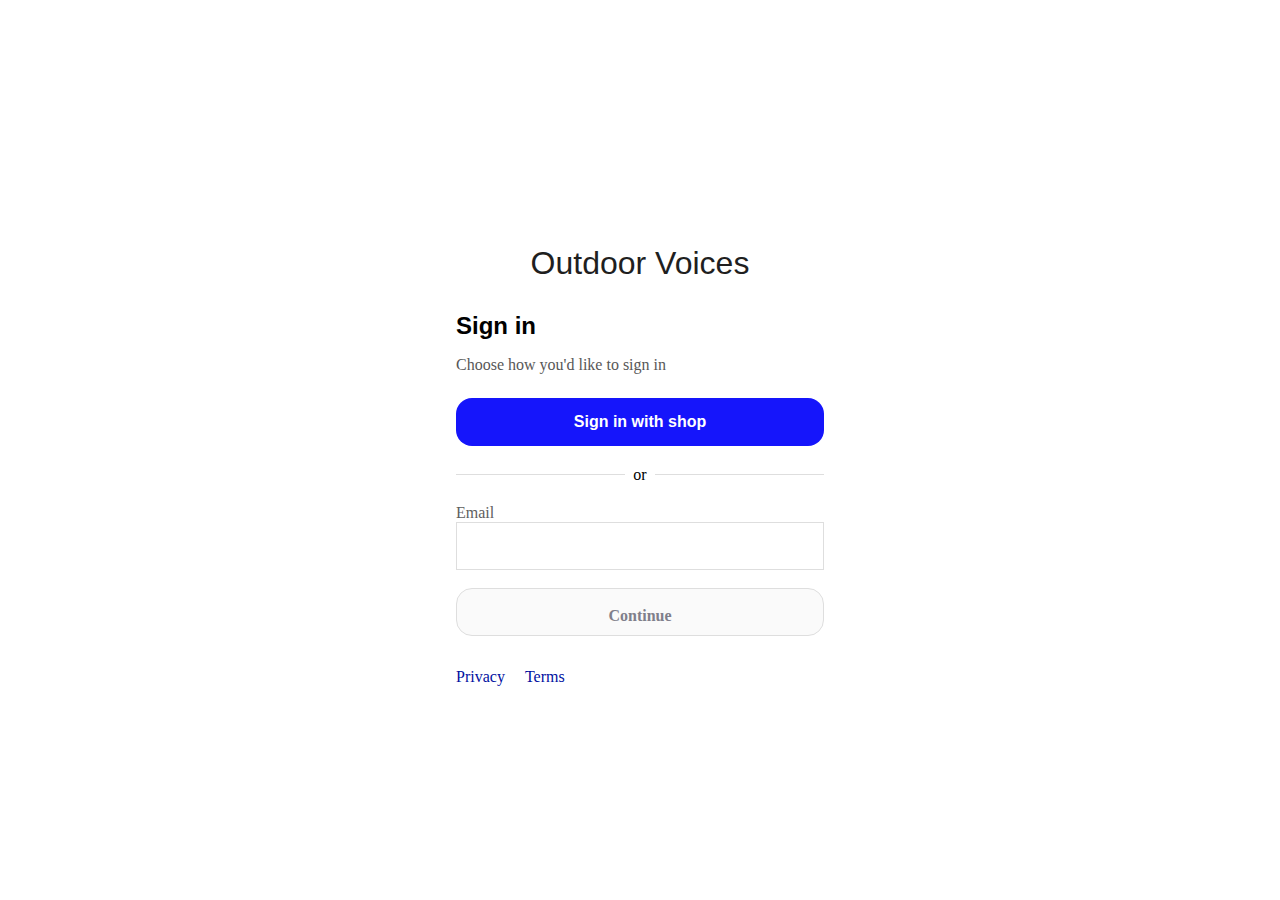
<file: E-Commerce Website/assests/login.html>
<!DOCTYPE html>
<html lang="en">
<head>
    <meta charset="UTF-8">
    <meta name="viewport" content="width=device-width, initial-scale=1.0">
    <title>Sign in - Outdoor Voices</title>
    <link rel="stylesheet" href="./login.css">
</head>
<body>
    <div class="main">
        <div class="mainChild1">
            <h1><a href="E:\SMIT Project\Project 1\index.html">Outdoor Voices</a></h1>
        </div>

        <div class="mainChild2">
            <h2>Sign in</h2>
            <p>Choose how you'd like to sign in</p>

            <input type="button" id="btn1" value="Sign in with shop">

            <div class="hr_line"> or </div>

            <form action="#">
                <label for="email">Email</label><br>
                <input type="text" name="email" id="email"><br>
                <input type="submit" value="Continue" id="btn2">
            </form>

            <a href="" id="footer_links">Privacy</a>
            <a href="" id="footer_links">Terms</a>

        </div>
       
    </div>
</body>
</html>
</file>
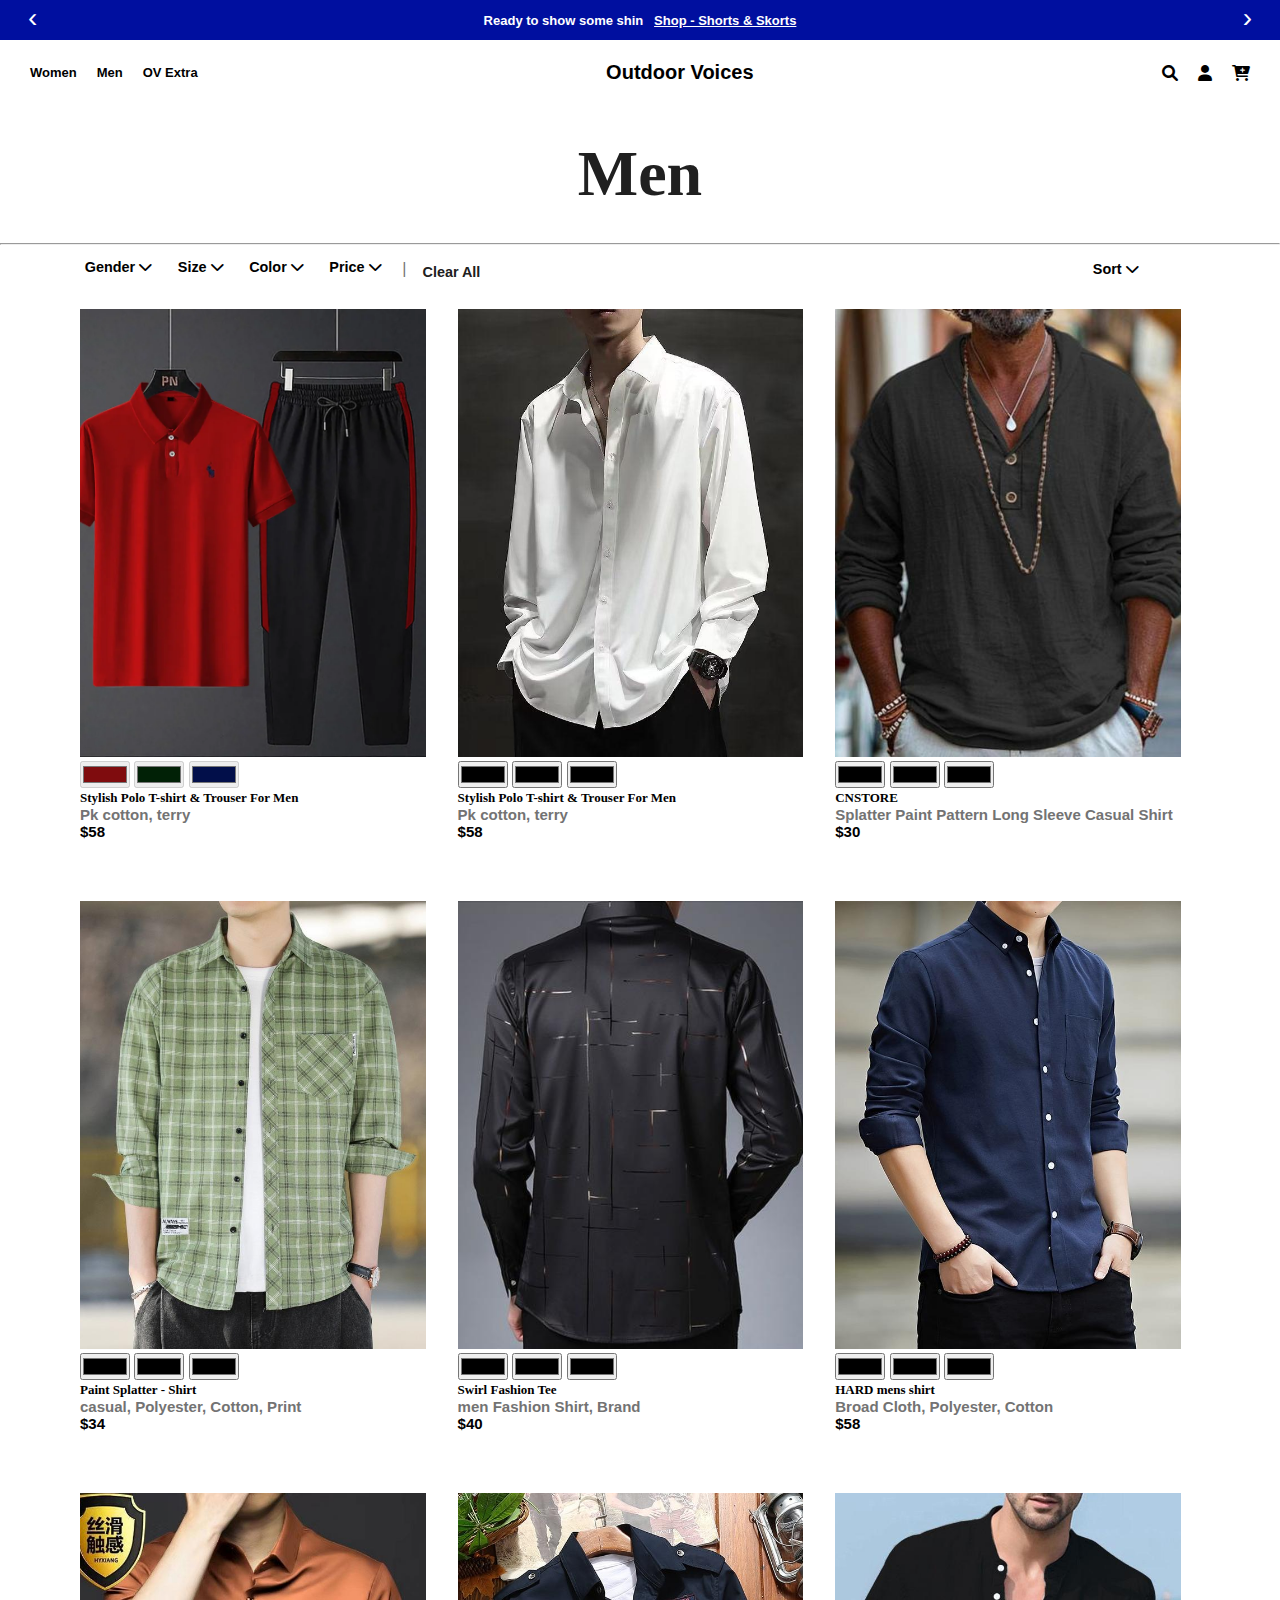
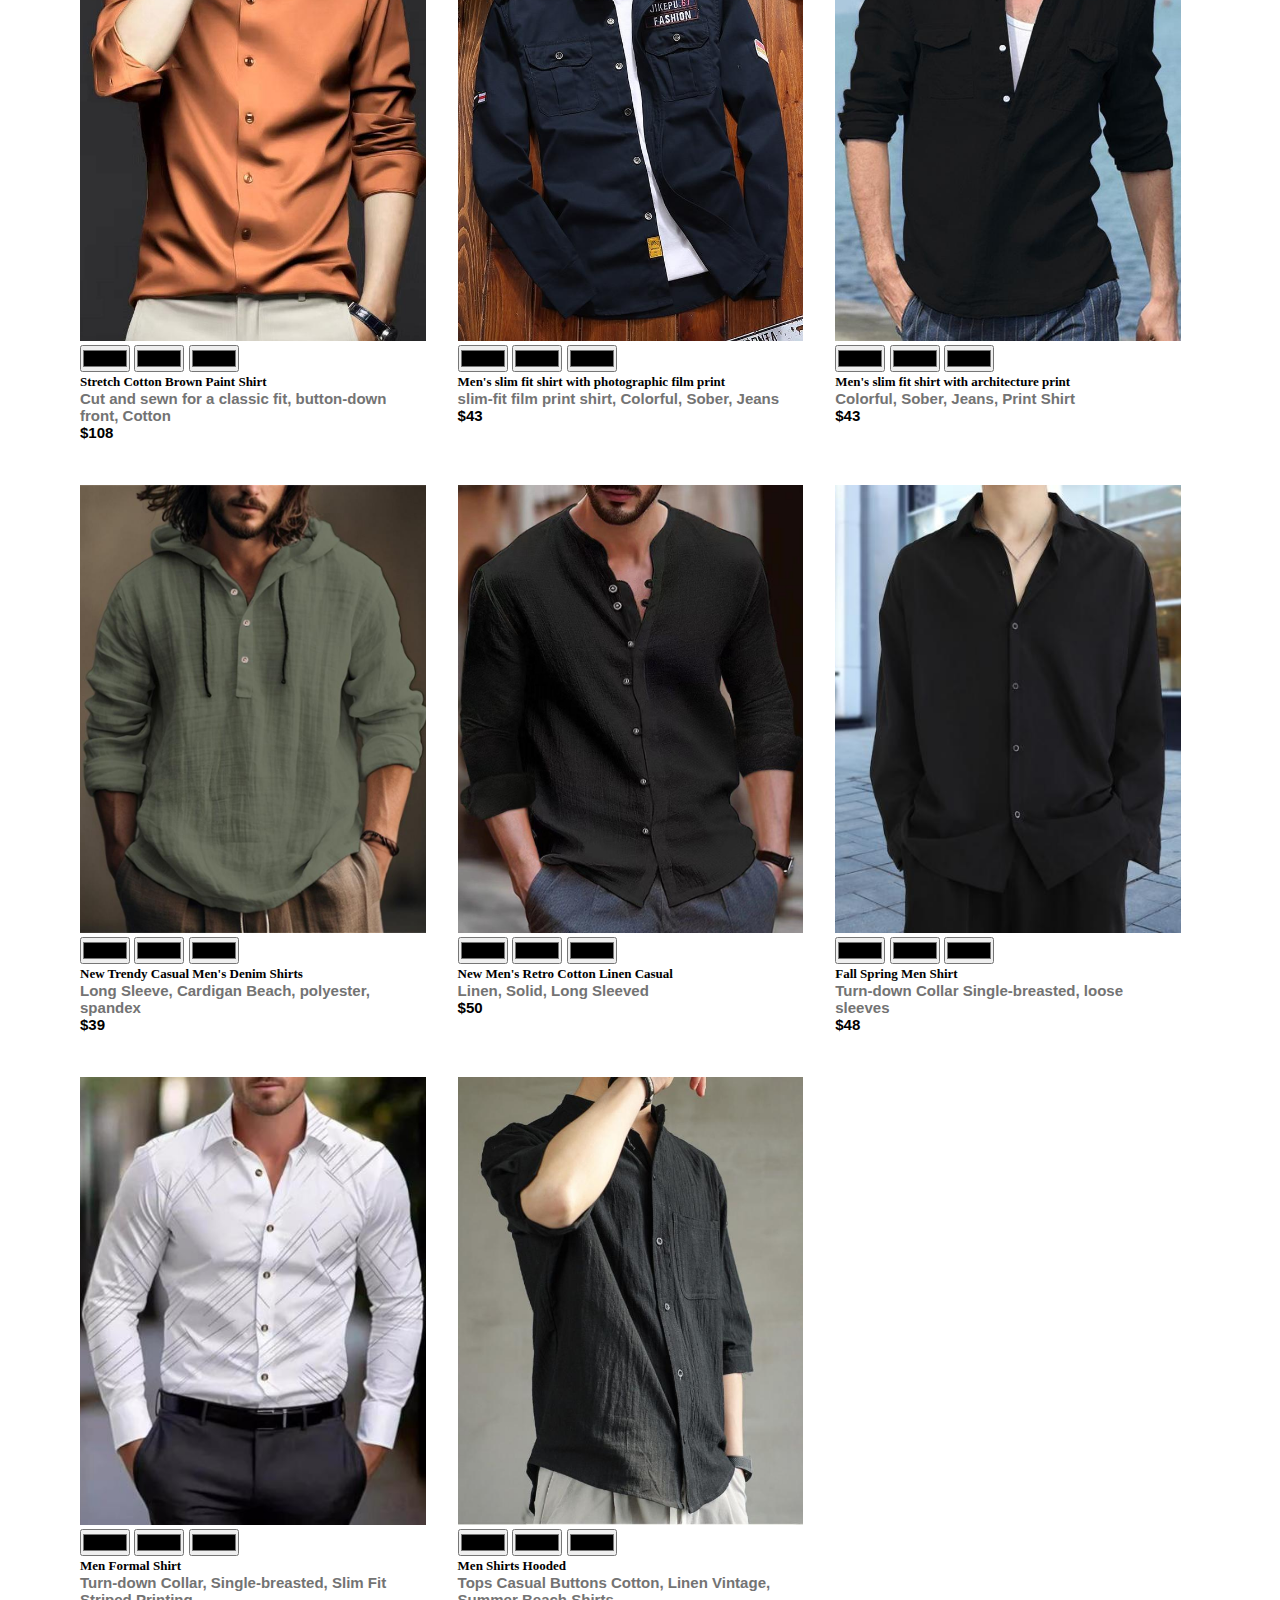
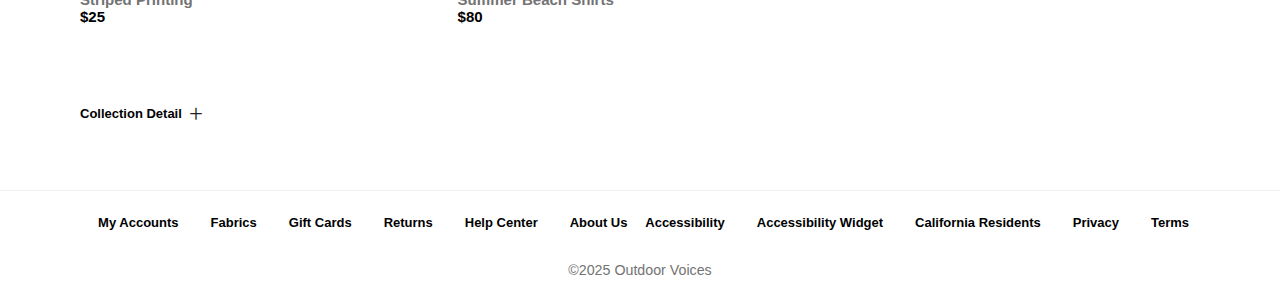
<file: E-Commerce Website/assests/men.html>
<!DOCTYPE html>
<html lang="en">
<head>
    <meta charset="UTF-8">
    <meta name="viewport" content="width=device-width, initial-scale=1.0">
    <title>Men</title>
    <link rel="stylesheet" href="men.css">
    <link rel="stylesheet" href="https://cdnjs.cloudflare.com/ajax/libs/font-awesome/6.0.0/css/all.min.css" integrity="sha512-9usAa10IRO0HhonpyAIVpjrylPvoDwiPUiKdWk5t3PyolY1cOd4DSE0Ga+ri4AuTroPR5aQvXU9xC6qOPnzFeg==" crossorigin="anonymous" referrerpolicy="no-referrer" />
</head>
<body>
<!-- SLIDER OF THE PAGE -->
    <div class="slider" id="slider">

        <a href="#" onclick="prev()" id="prev"> &#8249; </a>
        <div id="slider_link">            
            <p>Ready to show some shin &nbsp; <a href="#">Shop - Shorts & Skorts</a></p>
        </div>
        <a href="#" onclick="next()" id="next"> &#8250; </a>
        
    </div>


<!-- MAIN NAVBAR OF THE PAGE -->
    <div class="mainNavbar">

<!-- NAVBAR OF THE PAGE -->
    <div class="navbar">

        <div class="menu" id="menuToggle">
            <i class="fa fa-bars" id="menuIcon"></i>
        </div>

        <div class="child child_1">
            <a href="#" id="women_dropdown">Women</a>
            <a href="#" id="men_dropdown">Men</a>
            <a href="#" id="ov_dropdown">OV Extra</a>
        </div>


        <div class="child child_2">
            <a href="E:\SMIT Project\Project 1\index.html">Outdoor Voices</a>
        </div>


        <div class="child child_3">
            <i class="fas fa-search"></i>
            <i class="fa fa-user"></i>
            <i class="fa fa-cart-plus"></i>
        </div>

        <div class="cart">
            <i class="fa fa-cart-plus"></i>
        </div>

    </div>
     



<!-- DROP DOWN LIST 1 (for women) OF THE PAGE -->
        <div class="dropDownList1" id="dropDownList1">
            <div class="dropDown_child links_list">
                <div class="list_1">
                    <p>Shop by</p>
                    <a href="#">New Arrivals</a>
                    <a href="#">Best Women's</a>
                    <a href="#">best Sellers</a>
                    <a href="#">OV Extra</a>
                </div>

                <div class="list_1">
                    <p>Apparel + More</p>
                    <a href="">Dresses</a>
                    <a href="">Tops & Tanks</a>
                    <a href="">Shorts & Skorts</a>
                    <a href="">Bras</a>
                    <a href="#">Leggings</a>
                    <a href="#">paints</a>
                    <a href="#">Sweatshits & Jackets</a>
                    <a href="">Accessories</a>
                </div>

                <div class="list_1">
                    <p>Collection</p>
                    <a href="">OV summer</a>
                    <a href="">OV Run</a>
                    <a href="">The Everyday Collection</a>
                    <a href="">CloudKnit</a>
                    <a href="">RecTreck</a>
                    <a href="">Gift Cards</a>
                </div>
            </div>

            <div class="dropDown_child image_box">
                <div class="images">
                    <img src="./images/e1.webp" alt="img" width="250px" height="330px">
                    <img src="./images/e2.webp" alt="img" width="250px" height="330px">
                </div>
                <a href="" id="set_pace">We'll help yu to set the pace.</a>
                <a href="" id="ov_run">Shop - OV Run</a>
            </div>
        </div>


<!-- DROP DOWN LIST 2 (for men) OF THE PAGE -->
        <div class="dropDownList2" id="dropDownList2">
            <div class="dropDown_child links_list">
                <div class="list_1">
                    <p>Shop by</p>
                    <a href="#">New Arrivals</a>
                    <a href="#">Best Men's</a>
                    <a href="#">best Sellers</a>
                    <a href="#">OV Extra</a>
                </div>

                <div class="list_1">
                    <p>Apparel + More</p>
                    <a href="#">Shorts</a>
                    <a href="#">Tops</a>
                    <a href="#">paints</a>
                    <a href="#">Sweatshits & Jackets</a>
                    <a href="">Accessories</a>
                </div>

                <div class="list_1">
                    <p>Collection</p>
                    <a href="">OV summer</a>
                    <a href="">OV Run</a>
                    <a href="">The Everyday Collection</a>
                    <a href="">CloudKnit</a>
                    <a href="">RecTreck</a>
                    <a href="">Gift Cards</a>
                </div>
            </div>

            <div class="dropDown_child image_box">
                <div class="images">
                    <img src="./images/e3.webp" alt="img" width="250px" height="330px">
                    <img src="./images/e4.webp" alt="img" width="250px" height="330px">
                </div>
                <a href="" id="set_pace">Lace'em and pace'em.</a>
                <a href="" id="ov_run">Shop - OV Run</a>
            </div>
        </div>


<!-- DROP DOWN LIST 3 (for OV Extra) OF THE PAGE -->
        <div class="dropDownList3" id="dropDownList3">
            <div class="dropDown_child links_list">
                <div class="list_1">
                    <p>Women</p>
                    <a href="#">Dresses & Bodysuits</a>
                    <a href="#">Tops</a>
                    <a href="#">Bottoms</a>
                    <a href="#">Shop All Women</a>
                </div>

                <div class="list_1">
                    <p>Men</p>
                    <a href="#">Tops</a>
                    <a href="#">Bottoms</a>
                    <a href="">Shop All  Men</a>
                </div>

                <div class="list_1">
                    <p>Others</p>
                    <a href="">Shop Accessorires</a>
                    <a href="">Shop All OV Extra</a>
                </div>
            </div>

            <div class="dropDown_child image_box">
                <div class="images">
                    <img src="./images/e5.webp" alt="img" width="500px" height="330px">
                </div>
                <a href="" id="set_pace">We'll help yu to set the pace.</a>
                <a href="" id="ov_run">Shop - OV Run</a>
            </div>
        </div>


<!-- MOBILE DROPDOWN LIST -->

        <div class="mobile_dropdown">
            <a href="#" id="women_mobile">Women</a>
            <a href="" id="men_mobile">Men</a>
            <a href="" id="ov_mobile">OV Extra</a>
            <button id="user">Log in</button>
        </div>

    </div>



<!-- MAIN CONTENT OF THE PAGE -->
    <main>

<!-- CHILD 1 OF MAIN OF THE PAGE -->
        <div class="child1">
            <h1>Men</h1>
        </div>

<hr>

<!-- CHILD 2 OF MAIN OF THE PAGE -->
        <div class="child2">

            <!-- LEFT LINKS -->
           <div class="child2Left">
                    <div class="child2Links">
                        <div class="form">
                            <a href="#" id="mainGenderLink" class="mainLink">Gender <i class="fa fa-chevron-down"></i></a>
                            <div class="selectedLinks"></div>
                            <form action="#" id="genderForm">
                                <a href="#" id="Gender">Men</a>
                                <a href="#" id="Gender">Unisec</a>
                                <a href="#" id="apply">Apply</a>
                            </form>
                        </div> 
                    </div> 


                    <div class="child2Links">
                        <div class="form">
                            <a href="#" id="mainSizeLink" class="mainLink">Size <i class="fa fa-chevron-down"></i></a>
                            <div class="selectedLinks"></div>
                            <form action="#" id="sizeForm">
                                <a href="#" id="Gender">XXS</a>
                                <a href="#" id="Gender">XS</a>
                                <a href="#" id="Gender">S</a>
                                <a href="#" id="Gender">M</a>
                                <a href="#" id="Gender">L</a>
                                <a href="#" id="Gender">XL</a>
                                <a href="#" id="Gender">XXL</a>
                                <a href="#" id="Gender">XXXL</a>
                                <a href="#" id="apply">apply</a>
                            </form>
                        </div> 
                    </div> 



                    <div class="child2Links">
                        <div class="form">
                            <a href="#" id="mainColorLink" class="mainLink">Color <i class="fa fa-chevron-down"></i></a>
                            <div class="selectedLinks"></div>
                            <form action="#" id="colorForm">
                                <a href="#" id="Gender"><div class="colorbox"></div> &nbsp; Baige</a>
                                <a href="#" id="Gender"><div class="colorbox"></div> &nbsp; Black</a>
                                <a href="#" id="Gender"><div class="colorbox"></div> &nbsp; Blue</a>
                                <a href="#" id="Gender"><div class="colorbox"></div> &nbsp; Grey</a>
                                <a href="#" id="Gender"><div class="colorbox"></div> &nbsp; Green</a>
                                <a href="#" id="Gender"><div class="colorbox"></div> &nbsp; Navy</a>
                                <a href="#" id="Gender"><div class="colorbox"></div> &nbsp; White</a>
                                <a href="#" id="apply">Apply</a>
                            </form>
                        </div> 
                    </div> 



                    <div class="child2Links">
                        <div class="form">
                            <a href="#" id="mainPriceLink" class="mainLink">Price <i class="fa fa-chevron-down"></i></a>
                            <div class="selectedLinks"></div>
                            <form action="#" id="priceForm">
                                <a href="#" id="Gender">50$ and Under</a>
                                <a href="#" id="Gender">50$-100$</a>
                                <a href="#" id="Gender">100$ and Up</a>                                
                                <a href="#" id="apply">Apply</a>
                            </form>
                        </div> 
                    </div> 

                    <div class="lineBreak">|</div>

                    <div class="clearAll">
                        <a href="#">Clear All</a>
                    </div>

           </div>



<!-- FOR MOBILE IT'S FILTER SO FILTER DIV WE HAVE -->
            <div class="filter">
                
                <div class="clearAll">
                    <a href="#" id="mainFilterLink" class="mainFilterLink">Filter <i class="fa fa-chevron-down"></i></a>
                    <a href="#">Clear All</a>
                </div>


                <div class="filterChild">

                    <section id="gender-sec">
                        <h5>Gender</h5>
                        <form action="#" id="genderForm1">
                            <a href="#" id="GenderForm11"><input type="radio" id="men"><label for="men">Men</label></a><br>
                            <a href="#" id="GenderForm11"><input type="radio" id="unisex"><label for="unisex">Unisex</label></a>
                        </form>
                    </section>

                    <hr>


                    <section id="size-sec">
                        <h5>Size</h5>
                        <form action="#" id="sizeForm1">
                            <a href="#" id="GenderForm11"><input type="radio" id="size"><label for="size">XXS</label></a>
                            <a href="#" id="GenderForm11"><input type="radio" id="size"><label for="size">XS</label></a>
                            <a href="#" id="GenderForm11"><input type="radio" id="size"><label for="size">S</label></a>
                            <a href="#" id="GenderForm11"><input type="radio" id="size"><label for="size">M</label></a>
                            <a href="#" id="GenderForm11"><input type="radio" id="size"><label for="size">L</label></a>
                            <a href="#" id="GenderForm11"><input type="radio" id="size"><label for="size">XL</label></a>
                            <a href="#" id="GenderForm11"><input type="radio" id="size"><label for="size">XXL</label></a>
                            <a href="#" id="GenderForm11"><input type="radio" id="size"><label for="size">XXXL</label></a>                                
                        </form>
                    </section>

                    <hr>

                    <section id="color-sec">
                        <h5>Color</h5>
                        <form action="#" id="colorForm1">
                                <a href="#" id="GenderForm11"><div class="colorbox"></div> Baige</a>
                                <a href="#" id="GenderForm11"><div class="colorbox"></div> Black</a>
                                <a href="#" id="GenderForm11"><div class="colorbox"></div> Blue</a>
                                <a href="#" id="GenderForm11"><div class="colorbox"></div> Grey</a>
                                <a href="#" id="GenderForm11"><div class="colorbox"></div> Green</a>
                                <a href="#" id="GenderForm11"><div class="colorbox"></div> Navy</a>
                                <a href="#" id="GenderForm11"><div class="colorbox"></div> White</a>
                        </form>
                    </section>

                    <hr>


                    <section id="price-sec">
                        <h5>Price</h5>
                        <div id="priceForm1">
                            <a href="#" id="GenderForm11"><input type="radio" id="low"><label for="low">50$ and Under</label></a>
                            <a href="#" id="GenderForm11"><input type="radio" id="middle"><label for="middle">50$ - 100$</label></a>
                            <a href="#" id="GenderForm11"><input type="radio" id="low"><label for="high">100$ and Above</label></a>
                        </div>
                    </section>

                </div>

                <a href="#" id="apply1">Apply</a>

            </div>


            <!--RIGHT LINKS  -->
           <div class="child2right">
                    
                    <div class="child2Links">
                        <div class="form">
                            <a href="#" id="mainFeaturedLink" class="mainLink">Sort <i class="fa fa-chevron-down"></i></a>
                            <form action="#" id="featuredForm">
                                <a href="#" id="Gender">Featured &nbsp; <span>&#10004;</span></a>
                                <a href="#" id="Gender">Newest</a>
                                <a href="#" id="Gender">Best Seller</a>
                                <a href="#" id="Gender">Price ($-$$)</a>
                            </form>
                        </div> 
                    </div> 

           </div>



        </div>


<!-- CHILD 3 OF MAIN OF THE PAGE -->
        <div class="child3">

            <div class="box box1" id="box">
                <div class="boxChild1" id="boxChild1">
                    <img src="./images/e93.webp" alt="img" id="box1Child1_Image">
                    <div class="prevBtn prevBtn1"><i class="fa fa-chevron-left"></i></div>
                    <div class="nextBtn nextBtn1"><i class="fa fa-chevron-right"></i></div>
                    <div class="colorAddCart" id="colorAddCart">
                            <a href="#" id="addCart"><span>&#43;</span> Quick Add</a>
                    </div>
                </div>
                <div class="boxChild2">
                    <div class="color">
                        <input type="color" value="#7F0C0E" id="color" disabled>
                        <input type="color" value="#012106" id="color" disabled>
                        <input type="color" value="#020f4a" id="color" disabled>
                    </div>
                    <a href="#" id="orderlink">Stylish Polo T-shirt & Trouser For Men</a>
                    <p id="para1">Pk cotton,  terry</p>
                    <p id="para2">$58</p>
                </div>
            </div>


            <div class="box box1">
                 <div class="boxChild1">
                    <img id="box1Child1_Image" src="./images/e96.jpeg" alt="">
                    <div class="prevBtn prevBtn2"><i class="fa fa-chevron-left"></i></div>
                    <div class="nextBtn nextBtn2"><i class="fa fa-chevron-right"></i></div>
                    <div class="colorAddCart" id="colorAddCart">
                            <a href="#" id="addCart"><span>&#43;</span> Quick Add</a>
                    </div>
                </div>
                <div class="boxChild2">
                    <div class="color">
                        <input type="color" id="color">
                        <input type="color" id="color">
                        <input type="color" id="color">
                    </div>
                    <a href="#" id="orderlink">Stylish Polo T-shirt & Trouser For Men</a>
                    <p id="para1">Pk cotton,  terry</p>
                    <p id="para2">$58</p>
                </div>
            </div>


            <div class="box box1">
                 <div class="boxChild1">
                    <img src="./images/e98.jpeg" alt="img" id="box1Child1_Image">
                    <div class="prevBtn prevBtn3"><i class="fa fa-chevron-left"></i></div>
                    <div class="nextBtn nextBtn3"><i class="fa fa-chevron-right"></i></div>
                    <div class="colorAddCart" id="colorAddCart">
                            <a href="#" id="addCart"><span>&#43;</span> Quick Add</a>
                    </div>
                </div>
                <div class="boxChild2">
                    <div class="color">
                        <input type="color" id="color">
                        <input type="color" id="color">
                        <input type="color" id="color">
                    </div>
                    <a href="#" id="orderlink">CNSTORE</a>
                    <p id="para1">Splatter Paint Pattern Long Sleeve Casual Shirt</p>
                    <p id="para2">$30</p>
                </div>
            </div>


            <div class="box box1">
                 <div class="boxChild1">
                    <img src="./images/e97.jpeg" alt="img" id="box1Child1_Image">
                    <div class="prevBtn prevBtn4"><i class="fa fa-chevron-left"></i></div>
                    <div class="nextBtn nextBtn4"><i class="fa fa-chevron-right"></i></div>
                    <div class="colorAddCart" id="colorAddCart">
                            <a href="#" id="addCart"><span>&#43;</span> Quick Add</a>
                    </div>
                </div>
                <div class="boxChild2">
                    <div class="color">
                        <input type="color" id="color">
                        <input type="color" id="color">
                        <input type="color" id="color">
                    </div>
                    <a href="#" id="orderlink">Paint Splatter - Shirt</a>
                    <p id="para1">casual, Polyester, Cotton, Print</p>
                    <p id="para2">$34</p>
                </div>
            </div>


            <div class="box box1">
                 <div class="boxChild1">
                    <img src="./images/e99.jpeg" alt="img" id="box1Child1_Image">
                    <div class="prevBtn prevBtn5"><i class="fa fa-chevron-left"></i></div>
                    <div class="nextBtn nextBtn5"><i class="fa fa-chevron-right"></i></div>
                    <div class="colorAddCart" id="colorAddCart">
                            <a href="#" id="addCart"><span>&#43;</span> Quick Add</a>
                    </div>
                </div>
                <div class="boxChild2">
                    <div class="color">
                        <input type="color" id="color">
                        <input type="color" id="color">
                        <input type="color" id="color">
                    </div>
                    <a href="#" id="orderlink">Swirl Fashion Tee</a>
                    <p id="para1">men Fashion Shirt, Brand</p>
                    <p id="para2">$40</p>
                </div>
            </div>


            <div class="box box1">
                <div class="boxChild1">
                    <img src="./images/e100.jpeg" alt="img" id="box1Child1_Image">
                    <div class="prevBtn prevBtn1"><i class="fa fa-chevron-left"></i></div>
                    <div class="nextBtn nextBtn1"><i class="fa fa-chevron-right"></i></div>
                    <div class="colorAddCart" id="colorAddCart">
                            <a href="#" id="addCart"><span>&#43;</span> Quick Add</a>
                    </div>
                </div>
                <div class="boxChild2">
                    <div class="color">
                        <input type="color" id="color">
                        <input type="color" id="color">
                        <input type="color" id="color">
                    </div>
                    <a href="#" id="orderlink">HARD mens shirt</a>
                    <p id="para1">Broad Cloth, Polyester, Cotton</p>
                    <p id="para2">$58</p>
                </div>
            </div>


            <div class="box box1">
                <div class="boxChild1">
                    <img src="./images/e101.jpeg" alt="img" id="box1Child1_Image">
                    <div class="prevBtn prevBtn1"><i class="fa fa-chevron-left"></i></div>
                    <div class="nextBtn nextBtn1"><i class="fa fa-chevron-right"></i></div>
                    <div class="colorAddCart" id="colorAddCart">
                            <a href="#" id="addCart"><span>&#43;</span> Quick Add</a>
                    </div>
                </div>
                <div class="boxChild2">
                    <div class="color">
                        <input type="color" id="color">
                        <input type="color" id="color">
                        <input type="color" id="color">
                    </div>
                    <a href="#" id="orderlink">Stretch Cotton Brown Paint Shirt</a>
                    <p id="para1">Cut and sewn for a classic fit, button-down front, Cotton</p>
                    <p id="para2">$108</p>
                </div>
            </div>


            <div class="box box1">
                <div class="boxChild1">
                    <img src="./images/e102.jpeg" alt="img" id="box1Child1_Image">
                    <div class="prevBtn prevBtn1"><i class="fa fa-chevron-left"></i></div>
                    <div class="nextBtn nextBtn1"><i class="fa fa-chevron-right"></i></div>
                    <div class="colorAddCart" id="colorAddCart">
                            <a href="#" id="addCart"><span>&#43;</span> Quick Add</a>
                    </div>
                </div>
                <div class="boxChild2">
                    <div class="color">
                        <input type="color" id="color">
                        <input type="color" id="color">
                        <input type="color" id="color">
                    </div>
                    <a href="#" id="orderlink">Men's slim fit shirt with photographic film print</a>
                    <p id="para1"> slim-fit film print shirt, Colorful, Sober, Jeans</p>
                    <p id="para2">$43</p>
                </div>
            </div>


            <div class="box box1">
                <div class="boxChild1">
                    <img src="./images/e103.jpeg" alt="img" id="box1Child1_Image">
                    <div class="prevBtn prevBtn1"><i class="fa fa-chevron-left"></i></div>
                    <div class="nextBtn nextBtn1"><i class="fa fa-chevron-right"></i></div>
                    <div class="colorAddCart" id="colorAddCart">
                            <a href="#" id="addCart"><span>&#43;</span> Quick Add</a>
                    </div>
                </div>
                <div class="boxChild2">
                    <div class="color">
                        <input type="color" id="color">
                        <input type="color" id="color">
                        <input type="color" id="color">
                    </div>
                    <a href="#" id="orderlink">Men's slim fit shirt with architecture print</a>
                    <p id="para1">Colorful, Sober, Jeans, Print Shirt</p>
                    <p id="para2">$43</p>
                </div>
            </div>


            <div class="box box1">
                <div class="boxChild1">
                    <img src="./images/e113.jpeg" alt="img" id="box1Child1_Image">
                    <div class="prevBtn prevBtn1"><i class="fa fa-chevron-left"></i></div>
                    <div class="nextBtn nextBtn1"><i class="fa fa-chevron-right"></i></div>
                    <div class="colorAddCart" id="colorAddCart">
                            <a href="#" id="addCart"><span>&#43;</span> Quick Add</a>
                    </div>
                </div>
                <div class="boxChild2">
                    <div class="color">
                        <input type="color" id="color">
                        <input type="color" id="color">
                        <input type="color" id="color">
                    </div>
                    <a href="#" id="orderlink">New Trendy Casual Men's Denim Shirts</a>
                    <p id="para1">Long Sleeve, Cardigan Beach, polyester, spandex</p>
                    <p id="para2">$39</p>
                </div>
            </div>

            <div class="box box1">
                <div class="boxChild1">
                    <img src="./images/e114.jpeg" alt="img" id="box1Child1_Image">
                    <div class="prevBtn prevBtn1"><i class="fa fa-chevron-left"></i></div>
                    <div class="nextBtn nextBtn1"><i class="fa fa-chevron-right"></i></div>
                    <div class="colorAddCart" id="colorAddCart">
                            <a href="#" id="addCart"><span>&#43;</span> Quick Add</a>
                    </div>
                </div>
                <div class="boxChild2">
                    <div class="color">
                        <input type="color" id="color">
                        <input type="color" id="color">
                        <input type="color" id="color">
                    </div>
                    <a href="#" id="orderlink">New Men's Retro Cotton Linen Casual</a>
                    <p id="para1">Linen, Solid, Long Sleeved</p>
                    <p id="para2">$50</p>
                </div>
            </div>


            <div class="box box1">
                <div class="boxChild1">
                    <img src="./images/e115.jpeg" alt="img" id="box1Child1_Image">
                    <div class="prevBtn prevBtn1"><i class="fa fa-chevron-left"></i></div>
                    <div class="nextBtn nextBtn1"><i class="fa fa-chevron-right"></i></div>
                    <div class="colorAddCart" id="colorAddCart">
                            <a href="#" id="addCart"><span>&#43;</span> Quick Add</a>
                    </div>
                </div>
                <div class="boxChild2">
                    <div class="color">
                        <input type="color" id="color">
                        <input type="color" id="color">
                        <input type="color" id="color">
                    </div>
                    <a href="#" id="orderlink">Fall Spring Men Shirt</a>
                    <p id="para1">Turn-down Collar Single-breasted, loose sleeves</p>
                    <p id="para2">$48</p>
                </div>
            </div>

            <div class="box box1">
                <div class="boxChild1">
                    <img src="./images/e116.jpeg" alt="img" id="box1Child1_Image">
                    <div class="prevBtn prevBtn1"><i class="fa fa-chevron-left"></i></div>
                    <div class="nextBtn nextBtn1"><i class="fa fa-chevron-right"></i></div>
                    <div class="colorAddCart" id="colorAddCart">
                            <a href="#" id="addCart"><span>&#43;</span> Quick Add</a>
                    </div>
                </div>
                <div class="boxChild2">
                    <div class="color">
                        <input type="color" id="color">
                        <input type="color" id="color">
                        <input type="color" id="color">
                    </div>
                    <a href="#" id="orderlink">Men Formal Shirt</a>
                    <p id="para1">Turn-down Collar, Single-breasted, Slim Fit Striped Printing</p>
                    <p id="para2">$25</p>
                </div>
            </div>


            <div class="box box1">
                <div class="boxChild1">
                    <img src="./images/e117.jpeg" alt="img" id="box1Child1_Image">
                    <div class="prevBtn prevBtn1"><i class="fa fa-chevron-left"></i></div>
                    <div class="nextBtn nextBtn1"><i class="fa fa-chevron-right"></i></div>
                    <div class="colorAddCart" id="colorAddCart">
                            <a href="#" id="addCart"><span>&#43;</span> Quick Add</a>
                    </div>
                </div>
                <div class="boxChild2">
                    <div class="color">
                        <input type="color" id="color">
                        <input type="color" id="color">
                        <input type="color" id="color">
                    </div>
                    <a href="#" id="orderlink">Men Shirts Hooded</a>
                    <p id="para1">Tops Casual Buttons Cotton, Linen Vintage, Summer Beach Shirts</p>
                    <p id="para2">$80</p>
                </div>
            </div>

            
        </div>

<!-- CHILD 4 OF MAIN OF THE PAGE -->
        <div class="child4">
            <a href="#" id="collectionDetail">Collection Detail &nbsp; <i class="fab fa-plus"></i></a>
            <div class="paraContainer">
                <p id="child4Para">
                    Outdoor Voices Men's activewear clothing is designed to keep you comfortable and sweat-free while Doing Things. 
                </p>
                <p id="child4Para1">
                    Featuring OV exercise shorts, running tops and tanks, and other workout essentials.
                </p>
            </div>
        </div>

    </main>





<!-- FOOTE OF THE PAGE -->
    <footer>
        <div class="panel panel1">
            <div class="panel1_child1">
                <a href="#" id="footerLink">My Accounts</a>
                <a href="#" id="footerLink">Fabrics</a>
                <a href="#" id="footerLink">Gift Cards</a>
                <a href="#" id="footerLink">Returns</a>
                <a href="#" id="footerLink">Help Center</a>
                <a href="./about.html" id="footerLink">About Us</a>
            </div>
            
            <div class="panel1_child2">
                <a href="#" id="footerLink">Accessibility</a>
                <a href="#" id="footerLink">Accessibility Widget</a>
                <a href="#" id="footerLink">California Residents</a>
                <a href="#" id="footerLink">Privacy</a>
                <a href="#" id="footerLink">Terms</a>
            </div>
        </div>

        <div class="panel panel2">
            <p>&COPY;2025 Outdoor Voices</p>
        </div>
    </footer>






    

     <script>
            // Slider of the page
            let sliderBar = document.getElementById('slider_link');
            let links = [
                "Ready to show some shin &nbsp; <a href='#'  style ='text-decoration: underline; color: white'>Shop - Shorts & Skorts</a>",
                "Free Shoipping on orders over $100",
                "Hi, we're new &nbsp; <a href='#' style ='text-decoration: underline; color: white'> Ship New Arrival <a>",
                "More daylight, means more Doing Things.  &nbsp; <a href='#' style ='text-decoration: underline; color: white'> Shop - OV summer <a>"
                ];

            let i = 0;



            function prev() {
                if (i <= 0) i = links.length;
                i--;
            sliderBar.innerHTML = links[i];
            }

            function next() {
                if (i >= links.length - 1) i = -1;
                i++;
                sliderBar.innerHTML = links[i]
            }


            // DROPDOWNLIST1 of the page
            const womenDropdown = document.getElementById('women_dropdown');
            const dropdownList = document.getElementById('dropDownList1');

            function showDropdown() {
                dropdownList.style.display = 'flex'; 
                document.body.classList.add('scrollBodyColor'); 
            }

            function hideDropdown() {
                dropdownList.style.display = 'none'; 
                document.body.classList.remove('scrollBodyColor'); 
            }

            // Show dropdown on hover over the anchor
            womenDropdown.addEventListener('mouseenter', showDropdown);

            // Hide dropdown when mouse leaves both anchor and dropdown
            womenDropdown.addEventListener('mouseleave', () => {
                setTimeout(() => {
                    if (!dropdownList.matches(':hover')) {
                        hideDropdown();
                    }
                }, 100); // slight delay to allow user to move to dropdown
            });

            dropdownList.addEventListener('mouseleave', hideDropdown);

            // Optional: keep showing while hovering over dropdown
            dropdownList.addEventListener('mouseenter', showDropdown);




            // DROPWOWN 2 (for men) of the page
            const menDropDown = document.getElementById('men_dropdown');
            const dropDownList1 = document.getElementById('dropDownList2');

            function showDropdown1() {
                dropDownList1.style.display = 'flex';   
            }

            function hideDropdown1() {
                dropDownList1.style.display = 'none';
            }

            menDropDown.addEventListener('mouseenter', showDropdown1);


            menDropDown.addEventListener('mouseleave', () => {
                setTimeout(() => {
                    if (!dropDownList1.matches(':hover')) {
                        hideDropdown1();
                    }
                }, 100);
            });
            dropDownList1.addEventListener('mouseenter', showDropdown1);
            dropDownList1.addEventListener('mouseleave', hideDropdown1);



            // DROPDOWN 3 (for OV Extra) of the page
            const ovDropDown = document.getElementById('ov_dropdown');
            const dropDownList2 = document.getElementById('dropDownList3');

            function showDropdown2() {
                dropDownList2.style.display = 'flex';   
            }

            function hideDropdown2() {
                dropDownList2.style.display = 'none';
            }

            ovDropDown.addEventListener('mouseenter', showDropdown2);


            ovDropDown.addEventListener('mouseleave', () => {
                setTimeout(() => {
                    if (!dropDownList2.matches(':hover')) {
                        hideDropdown2();
                    }
                }, 100);
            });

            dropDownList2.addEventListener('mouseleave', hideDropdown2);
            dropDownList2.addEventListener('mouseenter', showDropdown2);




            // Mobile Dropdown 
            const menuToggle = document.getElementById('menuToggle');
            const menuIcon = document.getElementById('menuIcon');
            const mobileDropdown = document.querySelector('.mobile_dropdown');

            menuToggle.addEventListener('click', () => {
                mobileDropdown.classList.toggle('show');

                // Toggle between bars and X
                if (mobileDropdown.classList.contains('show')) {
                    menuIcon.classList.remove('fa-bars');
                    menuIcon.classList.add('fa-times');
                    menuIcon.style.color = '#000F9F'; // blue color
                } else {
                    menuIcon.classList.remove('fa-times');
                    menuIcon.classList.add('fa-bars');
                    menuIcon.style.color = 'black'; // default color
                }
            });







//CHILD 2 LINKS CONTROL

// GENDER LINKS CONTROL
            const genderlink = document.getElementById("mainGenderLink");
            const genderLinkForm = document.getElementById("genderForm");
            const formLink = document.getElementById("gender");
            const applyAllLink = document.getElementById("apply");
            const selectedLinks = document.getElementsByClassName("selectedLinks")

            function showGenderLinks() {
                genderLinkForm.style.display = "block";
            }
            function hideGenderLinks() {
                genderLinkForm.style.display = "none";
            }

            genderlink.addEventListener("click", () => {
                showGenderLinks();
            });

            document.body.addEventListener("click", (e) => {
                if(!genderLinkForm.contains(e.target) && !genderlink.contains(e.target)) {
                    hideGenderLinks();
                }
            })

            // formLink.addEventListener("click", () => {
            //     selectedLinks.style.display = "flex";
            //     selectedLinks.innerHTML = formLink;
            // })

// SIZE LINKS COTROL
           const sizelink = document.getElementById("mainSizeLink");
            const sizeLinkForm = document.getElementById("sizeForm");

            function showSizeLinks() {
                sizeLinkForm.style.display = "block";
            }
            function hideSizeLinks() {
                sizeLinkForm.style.display = "none";
            }

            sizelink.addEventListener("click", () => {
                showSizeLinks();
            });

            document.body.addEventListener("click", (e) => {
                if(!sizeLinkForm.contains(e.target) && !sizelink.contains(e.target)) {
                    hideSizeLinks();
                }
            })
  
            
            
// COLOR LINKS COTROL
             const colorlink = document.getElementById("mainColorLink");
            const colorLinkForm = document.getElementById("colorForm");

            function showColorLinks() {
                colorLinkForm.style.display = "block";
            }
            function hideColorLinks() {
                colorLinkForm.style.display = "none";
            }

            colorlink.addEventListener("click", () => {
                showColorLinks();
            });

            document.body.addEventListener("click", (e) => {
                if(!colorLinkForm.contains(e.target) && !colorlink.contains(e.target)) {
                    hideColorLinks();
                }
            })

// PRICE LINKS COTROL
             const pricelink = document.getElementById("mainPriceLink");
            const priceLinkForm = document.getElementById("priceForm");

            function showPriceLinks() {
                priceLinkForm.style.display = "block";
            }
            function hidePriceLinks() {
                priceLinkForm.style.display = "none";
            }

            pricelink.addEventListener("click", () => {
                showPriceLinks();
            });

            document.body.addEventListener("click", (e) => {
                if(!priceLinkForm.contains(e.target) && !pricelink.contains(e.target)) {
                    hidePriceLinks();
                }
            })
            

            
// SORT/FEATURED LINKS COTROL
            const featuredlink = document.getElementById("mainFeaturedLink");
            const featuredLinkForm = document.getElementById("featuredForm");

            function showFeaturedLinks() {
                featuredLinkForm.style.display = "block";
            }
            function hideFeaturedLinks() {
                featuredLinkForm.style.display = "none";
            }

            featuredlink.addEventListener("click", () => {
                showFeaturedLinks();
            });

            document.body.addEventListener("click", (e) => {
                if(!featuredLinkForm.contains(e.target) && !featuredlink.contains(e.target)) {
                    hideFeaturedLinks();
                }
            });


// MOBILE LEFT LINKS OF THE PAGE OF CHILD 2
            const filterLink = document.getElementById("mainFilterLink");
            const filterChildLinks = document.querySelector(".filterChild");
            const applyBtn = document.querySelector("#apply1");


            function showFilterChild() {
                filterChildLinks.style.display = "block";
                applyBtn.style.display = "block";
                document.body.classList.add("scrollBodyColor");
            }

            function hideFilterChild() {
                filterChildLinks.style.display = "none";
                applyBtn.style.display = "none";
                document.body.classList.remove("scrollBodyColor");
            }

            filterLink.addEventListener("click", () => {
                showFilterChild();
            })

            document.body.addEventListener("click", (e) => {
                if(!filterChildLinks.contains(e.target) && !applyBtn.contains(e.target) && !filterLink.contains(e.target)){
                    hideFilterChild();
                }
            })




            // SLIDER EFFECT OF THE BOX CHILD 1

            // MERA CODE NOT WORKING 

            let prevBtn2 = document.querySelector(".prevBtn1");
            let nextBtn2 = document.querySelector(".nextBtn1");
            let boxChild1Container = document.getElementById("boxChild1")
            let boxChild1 = document.getElementById("box1Child1_Image");
            let myImages = ["./images/e.94.webp", "./images/e.95.webp"];
            let imageChangeValue = 0;
            

            function prevBtn1() {
                if( imageChangeValue <= 0 ) imageChangeValue = myImages.length;
                imageChangeValue--;
                boxChild1.src = myImages[imageChangeValue];
            }

            function nextBtn1() {
                if (imageChangeValue >= myImages.length - 1) imageChangeValue = -1;
                imageChangeValue++;
                boxChild1.src = myImages[imageChangeValue.length];
            }

            prevBtn2.addEventListener("click", () => {
                prevBtn1();
            })

            nextBtn2.addEventListener("click", () => {
                nextBtn1();
             })







            //  COLECTION DETAIL FUNCRION
            let collectionDetail = document.getElementById("collectionDetail");
            

            collectionDetail.addEventListener("click", (e) => {
                e.preventDefault();

                const paraContainer = document.querySelector(".paraContainer");                

                if(paraContainer.style.display === "none") {
                    paraContainer.style.display = "block";
                }else {
                    paraContainer.style.display = "none";
                }
            })

    </script>


</body>
</html>
</file>
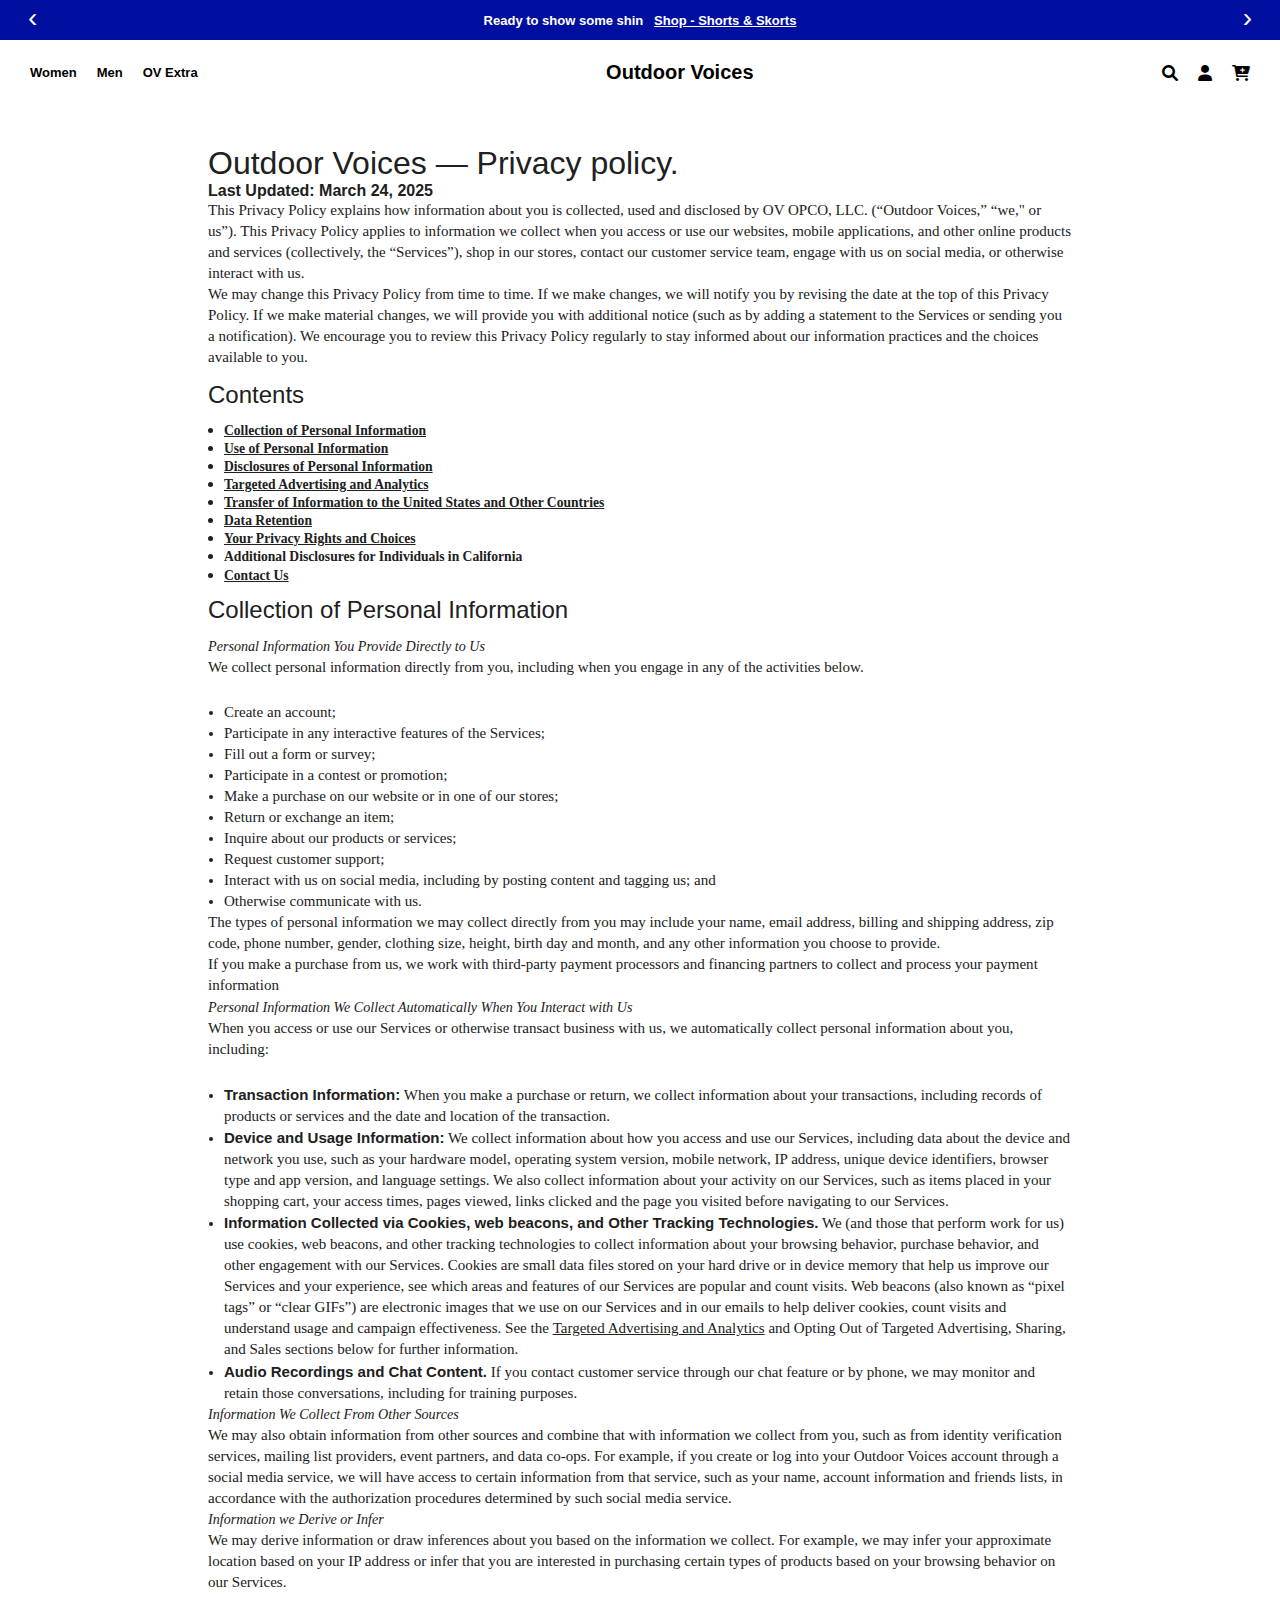
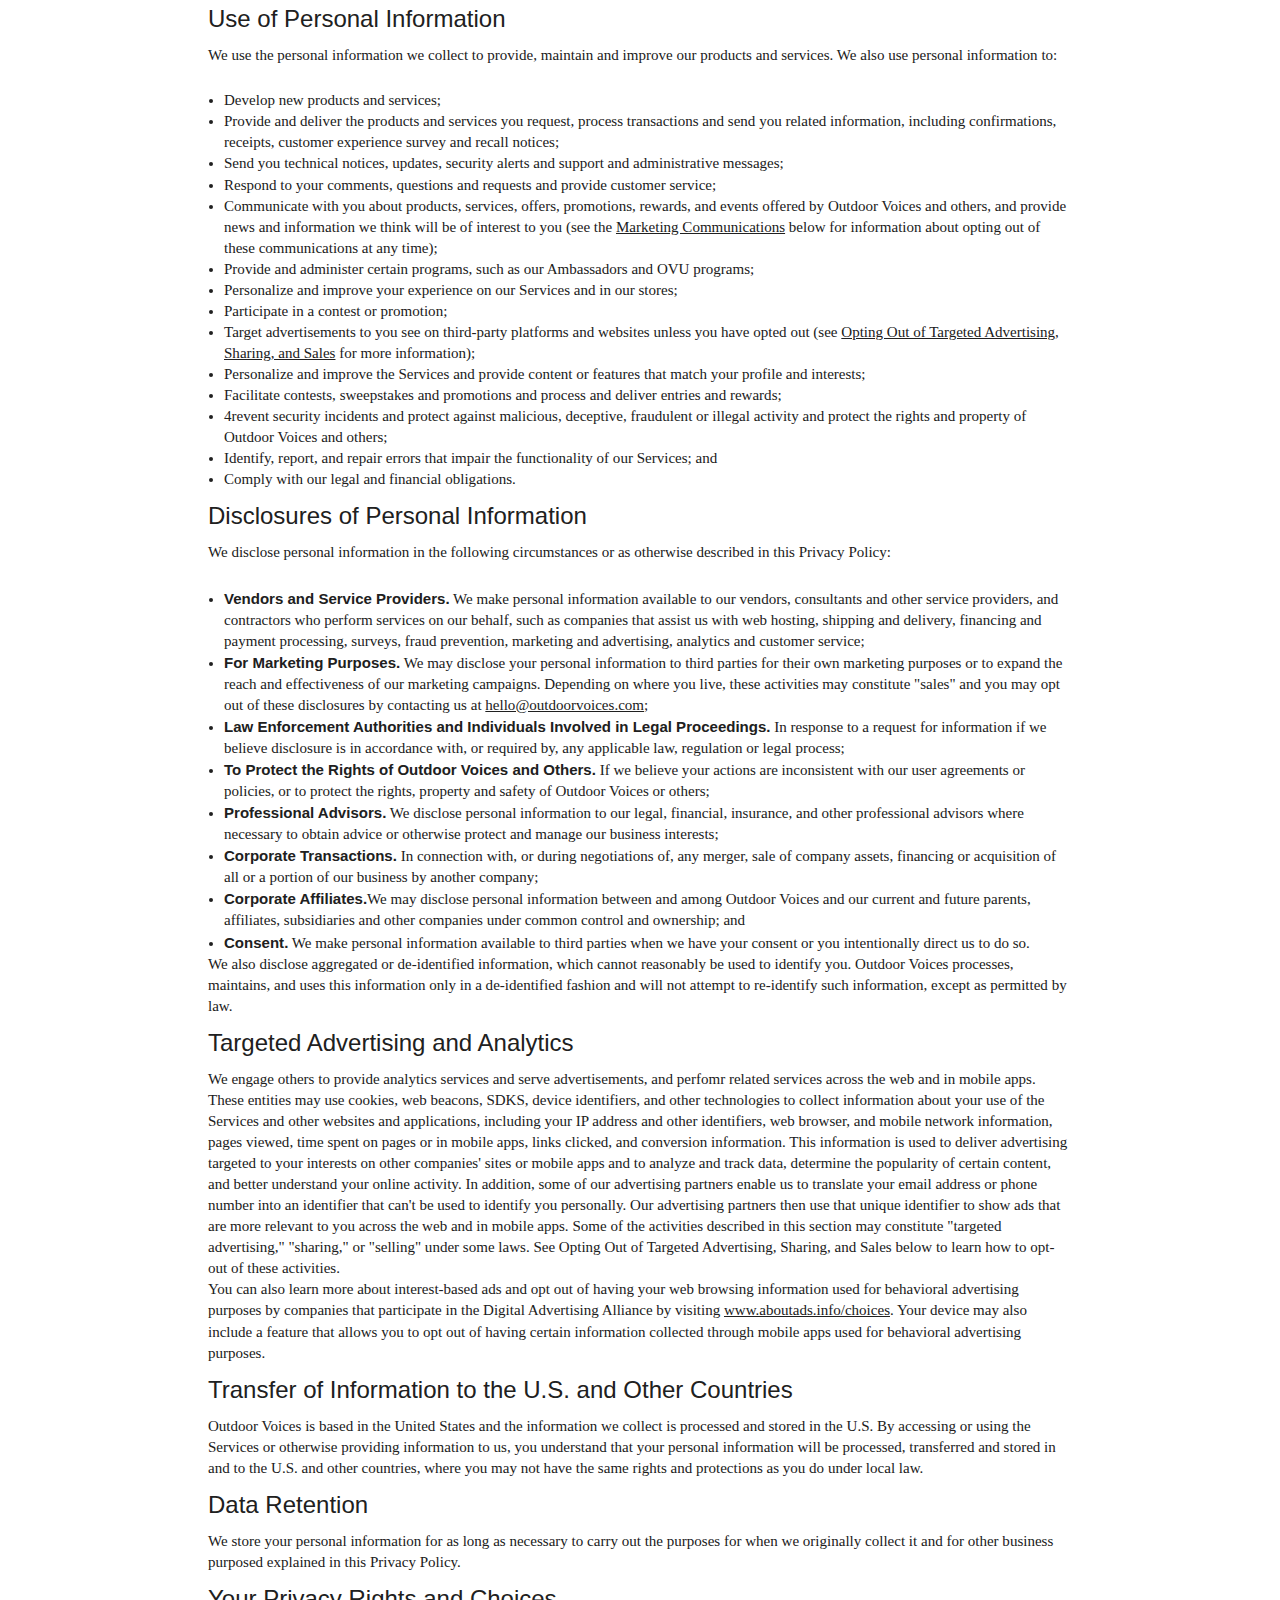
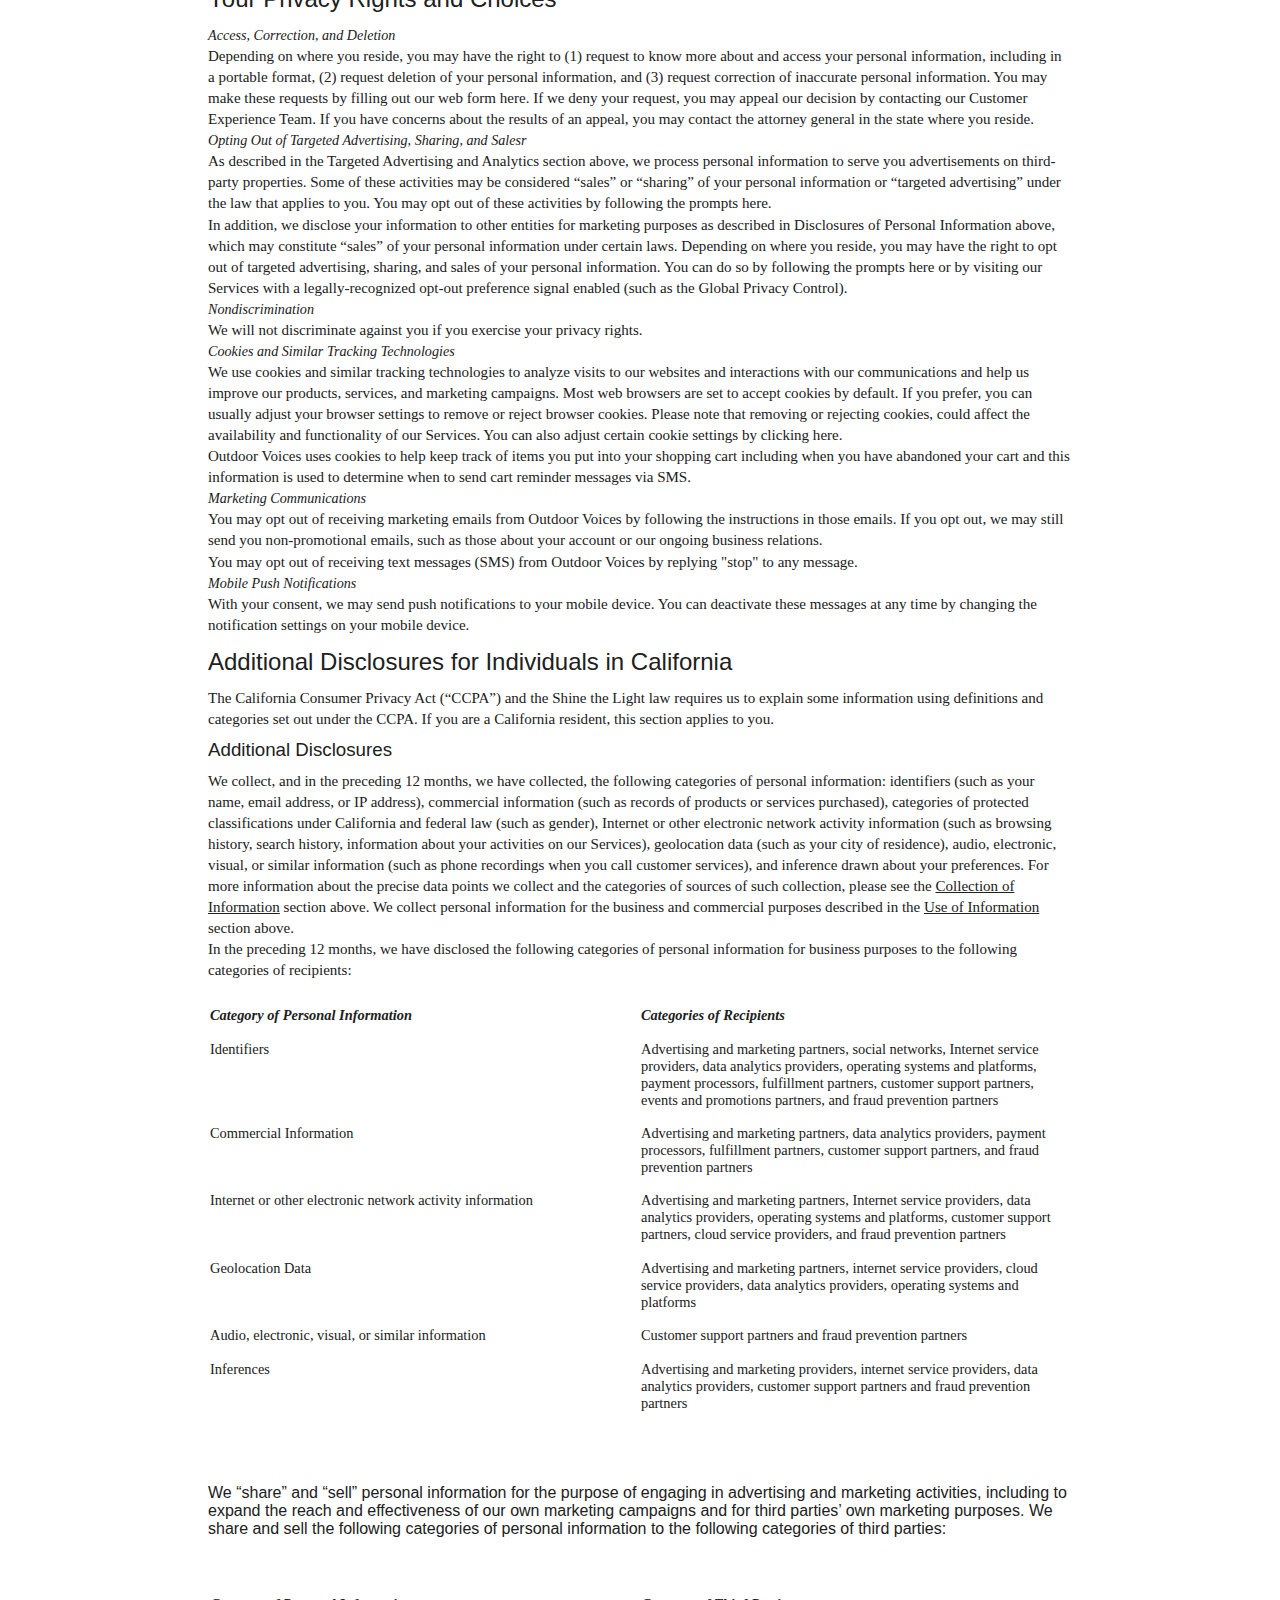
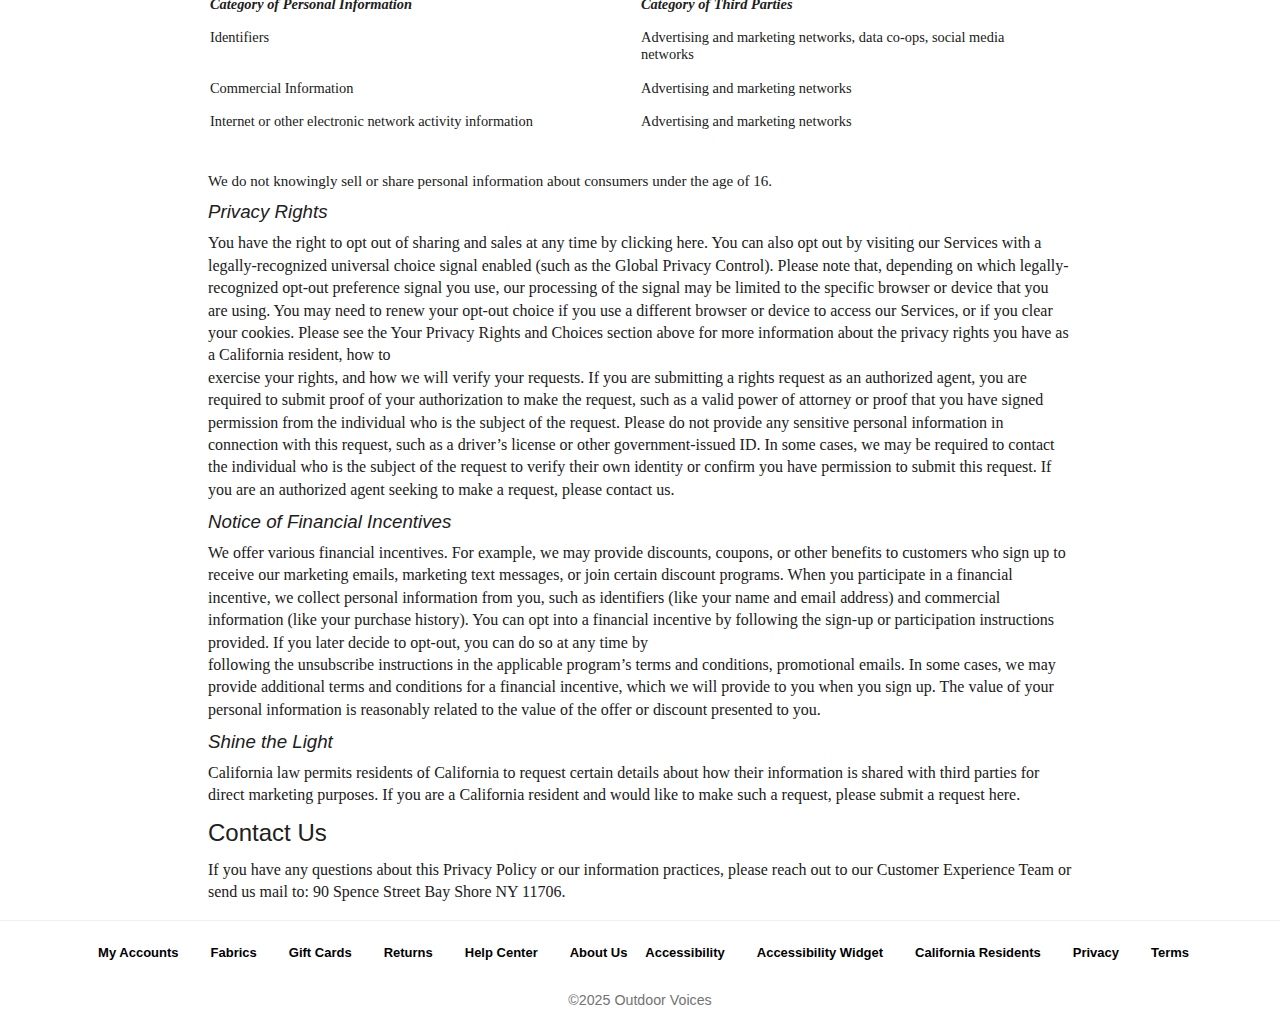
<file: E-Commerce Website/assests/privacy.html>
<!DOCTYPE html>
<html lang="en">
<head>
    <meta charset="UTF-8">
    <meta name="viewport" content="width=device-width, initial-scale=1.0">
    <title>Privacy Policy</title>
    <link rel="stylesheet" href="privacy.css">
    <link rel="stylesheet" href="https://cdnjs.cloudflare.com/ajax/libs/font-awesome/6.0.0/css/all.min.css" integrity="sha512-9usAa10IRO0HhonpyAIVpjrylPvoDwiPUiKdWk5t3PyolY1cOd4DSE0Ga+ri4AuTroPR5aQvXU9xC6qOPnzFeg==" crossorigin="anonymous" referrerpolicy="no-referrer" />
</head>
<body>
<!-- SLIDER OF THE PAGE -->
    <div class="slider" id="slider">

        <a href="#" onclick="prev()" id="prev"> &#8249; </a>
        <div id="slider_link">            
            <p>Ready to show some shin &nbsp; <a href="#">Shop - Shorts & Skorts</a></p>
        </div>
        <a href="#" onclick="next()" id="next"> &#8250; </a>
        
    </div>


<!-- MAIN NAVBAR OF THE PAGE -->
    <div class="mainNavbar">

<!-- NAVBAR OF THE PAGE -->
    <div class="navbar">

        <div class="menu" id="menuToggle">
            <i class="fa fa-bars" id="menuIcon"></i>
        </div>

        <div class="child child_1">
            <a href="#" id="women_dropdown">Women</a>
            <a href="#" id="men_dropdown">Men</a>
            <a href="#" id="ov_dropdown">OV Extra</a>
        </div>


        <div class="child child_2">
            <a href="E:\SMIT Project\Project 1\index.html">Outdoor Voices</a>
        </div>


        <div class="child child_3">
            <i class="fas fa-search"></i>
            <i class="fa fa-user"></i>
            <i class="fa fa-cart-plus"></i>
        </div>

        <div class="cart">
            <i class="fa fa-cart-plus"></i>
        </div>

    </div>
     



<!-- DROP DOWN LIST 1 (for women) OF THE PAGE -->
        <div class="dropDownList1" id="dropDownList1">
            <div class="dropDown_child links_list">
                <div class="list_1">
                    <p>Shop by</p>
                    <a href="#">New Arrivals</a>
                    <a href="#">Best Women's</a>
                    <a href="#">best Sellers</a>
                    <a href="#">OV Extra</a>
                </div>

                <div class="list_1">
                    <p>Apparel + More</p>
                    <a href="">Dresses</a>
                    <a href="">Tops & Tanks</a>
                    <a href="">Shorts & Skorts</a>
                    <a href="">Bras</a>
                    <a href="#">Leggings</a>
                    <a href="#">paints</a>
                    <a href="#">Sweatshits & Jackets</a>
                    <a href="">Accessories</a>
                </div>

                <div class="list_1">
                    <p>Collection</p>
                    <a href="">OV summer</a>
                    <a href="">OV Run</a>
                    <a href="">The Everyday Collection</a>
                    <a href="">CloudKnit</a>
                    <a href="">RecTreck</a>
                    <a href="">Gift Cards</a>
                </div>
            </div>

            <div class="dropDown_child image_box">
                <div class="images">
                    <img src="./images/e1.webp" alt="img" width="250px" height="330px">
                    <img src="./images/e2.webp" alt="img" width="250px" height="330px">
                </div>
                <a href="" id="set_pace">We'll help yu to set the pace.</a>
                <a href="" id="ov_run">Shop - OV Run</a>
            </div>
        </div>


<!-- DROP DOWN LIST 2 (for men) OF THE PAGE -->
        <div class="dropDownList2" id="dropDownList2">
            <div class="dropDown_child links_list">
                <div class="list_1">
                    <p>Shop by</p>
                    <a href="#">New Arrivals</a>
                    <a href="#">Best Men's</a>
                    <a href="#">best Sellers</a>
                    <a href="#">OV Extra</a>
                </div>

                <div class="list_1">
                    <p>Apparel + More</p>
                    <a href="#">Shorts</a>
                    <a href="#">Tops</a>
                    <a href="#">paints</a>
                    <a href="#">Sweatshits & Jackets</a>
                    <a href="">Accessories</a>
                </div>

                <div class="list_1">
                    <p>Collection</p>
                    <a href="">OV summer</a>
                    <a href="">OV Run</a>
                    <a href="">The Everyday Collection</a>
                    <a href="">CloudKnit</a>
                    <a href="">RecTreck</a>
                    <a href="">Gift Cards</a>
                </div>
            </div>

            <div class="dropDown_child image_box">
                <div class="images">
                    <img src="./images/e3.webp" alt="img" width="250px" height="330px">
                    <img src="./images/e4.webp" alt="img" width="250px" height="330px">
                </div>
                <a href="" id="set_pace">Lace'em and pace'em.</a>
                <a href="" id="ov_run">Shop - OV Run</a>
            </div>
        </div>


<!-- DROP DOWN LIST 3 (for OV Extra) OF THE PAGE -->
        <div class="dropDownList3" id="dropDownList3">
            <div class="dropDown_child links_list">
                <div class="list_1">
                    <p>Women</p>
                    <a href="#">Dresses & Bodysuits</a>
                    <a href="#">Tops</a>
                    <a href="#">Bottoms</a>
                    <a href="#">Shop All Women</a>
                </div>

                <div class="list_1">
                    <p>Men</p>
                    <a href="#">Tops</a>
                    <a href="#">Bottoms</a>
                    <a href="">Shop All  Men</a>
                </div>

                <div class="list_1">
                    <p>Others</p>
                    <a href="">Shop Accessorires</a>
                    <a href="">Shop All OV Extra</a>
                </div>
            </div>

            <div class="dropDown_child image_box">
                <div class="images">
                    <img src="./images/e5.webp" alt="img" width="500px" height="330px">
                </div>
                <a href="" id="set_pace">We'll help yu to set the pace.</a>
                <a href="" id="ov_run">Shop - OV Run</a>
            </div>
        </div>


<!-- MOBILE DROPDOWN LIST -->

        <div class="mobile_dropdown">
            <a href="#" id="women_mobile">Women</a>
            <a href="" id="men_mobile">Men</a>
            <a href="" id="ov_mobile">OV Extra</a>
            <button id="user">Log in</button>
        </div>

    </div>




<!-- MAIN CONTENT OF THE PAGE -->
    <main>

<!-- CHILD 1 -->
        <div class="mainChild1">
            <h1>Outdoor Voices — Privacy policy.</h1>
            <h4>Last Updated: March 24, 2025</h4>
            <p id="para1Child1">
                This Privacy Policy explains how information about you is collected, used and disclosed by OV OPCO, LLC. (“Outdoor Voices,” “we," or us”). This Privacy Policy applies to information we collect when you access or use our websites, mobile applications, and other online products and services (collectively, the “Services”), shop in our stores, contact our customer service team, engage with us on social media, or otherwise interact with us.
            </p>

            <p class="para2Child1">
                We may change this Privacy Policy from time to time. If we make changes, we will notify you by revising the date at the top of this Privacy Policy. If we make material changes, we will provide you with additional notice (such as by adding a statement to the Services or sending you a notification). We encourage you to review this Privacy Policy regularly to stay informed about our information practices and the choices available to you.
            </p>

            <h2 id="Child1h2">
                Contents
            </h2>

            <ul id="child1LinksList">
                <li><a href="#">Collection of Personal Information</a></li>
                <li><a href="#">Use of Personal Information</a></li>
                <li><a href="#">Disclosures of Personal Information</a></li>
                <li><a href="#">Targeted Advertising and Analytics</a></li>
                <li><a href="#">Transfer of Information to the United States and Other Countries</a></li>
                <li><a href="#">Data Retention</a></li>
                <li><a href="#">Your Privacy Rights and Choices</a></li>
                <li><p>Additional Disclosures for Individuals in California</p></li>
                <li><a href="#">Contact Us</a></li>
            </ul>

            <h2 id="Child1h2">
                Collection of Personal Information
            </h2>

            <p id="para3Child1">
                <em>Personal Information You Provide Directly to Us</em>
            </p>

            <p id="para4Child1">
                We collect personal information directly from you, including when you engage in any of the activities below.
            </p>

            <ul id="introList">
                <li>Create an account; </li>
                <li>Participate in any interactive features of the Services;</li>
                <li>Fill out a form or survey;</li>
                <li>Participate in a contest or promotion;</li>
                <li>Make a purchase on our website or in one of our stores;</li>
                <li>Return or exchange an item;</li>
                <li>Inquire about our products or services;</li>
                <li>Request customer support;</li>
                <li>Interact with us on social media, including by posting content and tagging us; and</li>
                <li>Otherwise communicate with us.</li>
            </ul>

            <p id="para4Child1">
                The types of personal information we may collect directly from you may include your name, email address, billing and shipping address, zip code, phone number, gender, clothing size, height, birth day and month, and any other information you choose to provide.
            </p>
            
            <p id="para4Child1">
                If you make a purchase from us, we work with third-party payment processors and financing partners to collect and process your payment information
            </p>
            
             <p id="para3Child1">
                <em>Personal Information We Collect Automatically When You Interact with Us</em>
            </p>

             <p id="para4Child1">
                When you access or use our Services or otherwise transact business with us, we automatically collect personal information about you, including:
            </p>



               <ul id="introList">

                <li><b>Transaction Information:</b> When you make a purchase or return, we collect information about your transactions, including records of products or services and the date and location of the transaction. </li>

                <li><b>Device and Usage Information:</b> We collect information about how you access and use our Services, including data about the device and network you use, such as your hardware model, operating system version, mobile network, IP address, unique device identifiers, browser type and app version, and language settings. We also collect information about your activity on our Services, such as items placed in your shopping cart, your access times, pages viewed, links clicked and the page you visited before navigating to our Services.</li>

                <li><b>Information Collected via Cookies, web beacons, and Other Tracking Technologies.</b> We (and those that perform work for us) use cookies, web beacons, and other tracking technologies to collect information about your browsing behavior, purchase behavior, and other engagement with our Services. Cookies are small data files stored on your hard drive or in device memory that help us improve our Services and your experience, see which areas and features of our Services are popular and count visits. Web beacons (also known as “pixel tags” or “clear GIFs”) are electronic images that we use on our Services and in our emails to help deliver cookies, count visits and understand usage and campaign effectiveness. See the <a href="#">Targeted Advertising and Analytics</a> and Opting Out of Targeted Advertising, Sharing, and Sales sections below for further information.</li>

                <li><b>Audio Recordings and Chat Content.</b> If you contact customer service through our chat feature or by phone, we may monitor and retain those conversations, including for training purposes.</li>

            </ul>

             <p id="para3Child1">
                <em>Information We Collect From Other Sources</em>
            </p>

            <p id="para4Child1">             
                We may also obtain information from other sources and combine that with information we collect from you, such as from identity verification services, mailing list providers, event partners, and data co-ops. For example, if you create or log into your Outdoor Voices account through a social media service, we will have access to certain information from that service, such as your name, account information and friends lists, in accordance with the authorization procedures determined by such social media service.
            </p>

             <p id="para3Child1">
                <em>Information we Derive or Infer</em>
            </p>

            <p id="para4Child1">
                We may derive information or draw inferences about you based on the information we collect. For example, we may infer your approximate location based on your IP address or infer that you are interested in purchasing certain types of products based on your browsing behavior on our Services.
            </p>


             <h2 id="Child1h2">
                Use of Personal Information
            </h2>

            <p id="para4Child1">
                We use the personal information we collect to provide, maintain and improve our products and services. We also use personal information to:
            </p>


            <ul id="introList">

                <li>Develop new products and services; </li>

                <li>Provide and deliver the products and services you request, process transactions and send you related information, including confirmations, receipts, customer experience survey and recall notices;</li>

                <li>Send you technical notices, updates, security alerts and support and administrative messages;</li>

                <li>Respond to your comments, questions and requests and provide customer service;</li>

                <li>Communicate with you about products, services, offers, promotions, rewards, and events offered by Outdoor Voices and others, and provide news and information we think will be of interest to you (see the <a href="#">Marketing Communications</a> below for information about opting out of these communications at any time);</li>

                <li>Provide and administer certain programs, such as our Ambassadors and OVU programs;</li>

                <li>Personalize and improve your experience on our Services and in our stores;</li>

                <li>Participate in a contest or promotion;</li>

                <li>Target advertisements to you see on third-party platforms and websites unless you have opted out (see <a href="#">Opting Out of Targeted Advertising, Sharing, and Sales</a> for more information); </li>

                <li>Personalize and improve the Services and provide content or features that match your profile and interests;</li>

                <li>Facilitate contests, sweepstakes and promotions and process and deliver entries and rewards;</li>

                <li>4revent security incidents and protect against malicious, deceptive, fraudulent or illegal activity and protect the rights and property of Outdoor Voices and others;</li>

                <li>Identify, report, and repair errors that impair the functionality of our Services; and</li>

                <li>Comply with our legal and financial obligations.</li>

            </ul>


            <h2 id="Child1h2">
                Disclosures of Personal Information
            </h2>

            <p id="para4Child1">
                We disclose personal information in the following circumstances or as otherwise described in this Privacy Policy:
            </p>


            <ul id="introList">

                <li><b>Vendors and Service Providers.</b> We make personal information available to our vendors, consultants and other service providers, and contractors who perform services on our behalf, such as companies that assist us with web hosting, shipping and delivery, financing and payment processing, surveys, fraud prevention, marketing and advertising, analytics and customer service; </li>

                <li><b>For Marketing Purposes.</b> We may disclose your personal information to third parties for their own marketing purposes or to expand the reach and effectiveness of our marketing campaigns. Depending on where you live, these activities may constitute "sales" and you may opt out of these disclosures by contacting us at <a href="mailto: hello@outdoorvoices.com">hello@outdoorvoices.com</a>;</li>

                <li><b>Law Enforcement Authorities and Individuals Involved in Legal Proceedings.</b> In response to a request for information if we believe disclosure is in accordance with, or required by, any applicable law, regulation or legal process;</li>

                <li><b>To Protect the Rights of Outdoor Voices and Others.</b> If we believe your actions are inconsistent with our user agreements or policies, or to protect the rights, property and safety of Outdoor Voices or others;</li>

                <li><b>Professional Advisors.</b> We disclose personal information to our legal, financial, insurance, and other professional advisors where necessary to obtain advice or otherwise protect and manage our business interests;</li>

                <li><b>Corporate Transactions.</b> In connection with, or during negotiations of, any merger, sale of company assets, financing or acquisition of all or a portion of our business by another company;</li>

                <li><b>Corporate Affiliates.</b>We may disclose personal information between and among Outdoor Voices and our current and future parents, affiliates, subsidiaries and other companies under common control and ownership; and</li>

                <li><b>Consent.</b> We make personal information available to third parties when we have your consent or you intentionally direct us to do so.</li>

            </ul>


            <p id="para4Child1">
                We also disclose aggregated or de-identified information, which cannot reasonably be used to identify you. Outdoor Voices processes, maintains, and uses this information only in a de-identified fashion and will not attempt to re-identify such information, except as permitted by law.
            </p>


            <h2 id="Child1h2">
                Targeted Advertising and Analytics 
            </h2>

            <p id="para4Child1">
                We engage others to provide analytics services and serve advertisements, and perfomr related services across the web and in mobile apps. These entities may use cookies, web beacons, SDKS, device identifiers, and other technologies to collect information about your use of the Services and other websites and applications, including your IP address and other identifiers, web browser, and mobile network information, pages viewed, time spent on pages or in mobile apps, links clicked, and conversion information. This information is used to deliver advertising targeted to your interests on other companies' sites or mobile apps and to analyze and track data, determine the popularity of certain content, and better understand your online activity. In addition, some of our advertising partners enable us to translate your email address or phone number into an identifier that can't be used to identify you personally. Our advertising partners then use that unique identifier to show ads that are more relevant to you across the web and in mobile apps. Some of the activities described in this section may constitute "targeted advertising," "sharing," or "selling" under some laws. See Opting Out of Targeted Advertising, Sharing, and Sales below to learn how to opt-out of these activities.
            </p>
 
            
 

            <p id="para4Child1">
                You can also learn more about interest-based ads and opt out of having your web browsing information used for behavioral advertising purposes by companies that participate in the Digital Advertising Alliance by visiting <a href="www.aboutads.info/choices" id="infoChoice">www.aboutads.info/choices</a>.  Your device may also include a feature that allows you to opt out of having certain information collected through mobile apps used for behavioral advertising purposes.
            </p>
 
            <h2 id="Child1h2">
                Transfer of Information to the U.S. and Other Countries 
            </h2>

            
             <p id="para4Child1">
                Outdoor Voices is based in the United States and the information we collect is processed and stored in the U.S. By accessing or using the Services or otherwise providing information to us, you understand that your personal information will be processed, transferred and stored in and to the U.S. and other countries, where you may not have the same rights and protections as you do under local law.
            </p>


            <h2 id="Child1h2">
                Data Retention 
            </h2>

            
             <p id="para4Child1">
               We store your personal information for as long as necessary to carry out the purposes for when we originally collect it and for other business purposed explained in this Privacy Policy.
            </p>

            
            <h2 id="Child1h2">
                Your Privacy Rights and Choices 
            </h2>

            <p id="para3Child1">
                <em>Access, Correction, and Deletion</em>
            </p>

            <p id="para4Child1">             
                Depending on where you reside, you may have the right to (1) request to know more about and access your personal information, including in a portable format, (2) request deletion of your personal information, and (3) request correction of inaccurate personal information. You may make these requests by filling out our web form here. If we deny your request, you may appeal our decision by contacting our Customer Experience Team. If you have concerns about the results of an appeal, you may contact the attorney general in the state where you reside.
            </p>

             <p id="para3Child1">
                <em>Opting Out of Targeted Advertising, Sharing, and Salesr</em>
            </p>

            <p id="para4Child1">            
                As described in the Targeted Advertising and Analytics section above, we process personal information to serve you advertisements on third-party properties. Some of these activities may be considered “sales” or “sharing” of your personal information or “targeted advertising” under the law that applies to you. You may opt out of these activities by following the prompts here.
            </p>

            <p id="para4Child1"> 
                In addition, we disclose your information to other entities for marketing purposes as described in Disclosures of Personal Information above, which may constitute “sales” of your personal information under certain laws. Depending on where you reside, you may have the right to opt out of targeted advertising, sharing, and sales of your personal information. You can do so by following the prompts here or by visiting our Services with a legally-recognized opt-out preference signal enabled (such as the Global Privacy Control).
            </p>




            <p id="para3Child1">
                <em>Nondiscrimination</em>
            </p>

            <p id="para4Child1">             
                We will not discriminate against you if you exercise your privacy rights.
            </p>


            <p id="para3Child1">
                <em>Cookies and Similar Tracking Technologies</em>
            </p>

            <p id="para4Child1">             
               We use cookies and similar tracking technologies to analyze visits to our websites and interactions with our communications and help us improve our products, services, and marketing campaigns. Most web browsers are set to accept cookies by default. If you prefer, you can usually adjust your browser settings to remove or reject browser cookies. Please note that removing or rejecting cookies, could affect the availability and functionality of our Services. You can also adjust certain cookie settings by clicking here.
            </p>


            <p id="para4Child1">
                Outdoor Voices uses cookies to help keep track of items you put into your shopping cart including when you have abandoned your cart and this information is used to determine when to send cart reminder messages via SMS.
            </p>


            <p id="para3Child1">
                <em>Marketing Communications</em>
            </p>

            <p id="para4Child1">             
                You may opt out of receiving marketing emails from Outdoor Voices by following the instructions in those emails. If you opt out, we may still send you non-promotional emails, such as those about your account or our ongoing business relations.
            </p>


            <p id="para4Child1">
                You may opt out of receiving text messages (SMS) from Outdoor Voices by replying "stop" to any message.
            </p>



            <p id="para3Child1">
                <em>Mobile Push Notifications</em>
            </p>

            <p id="para4Child1">             
                With your consent, we may send push notifications to your mobile device. You can deactivate these messages at any time by changing the notification settings on your mobile device.
            </p>


            <h2 id="Child1h2">
                Additional Disclosures for Individuals in California 
            </h2>


            <p id="para4Child1">
                The California Consumer Privacy Act (“CCPA”) and the Shine the Light law requires us to explain some information using definitions and categories set out under the CCPA. If you are a California resident, this section applies to you.
            </p>

             <h3 id="Child1h2">
                Additional Disclosures 
            </h3>


            <p id="para4Child1">
                We collect, and in the preceding 12 months, we have collected, the following categories of personal information: identifiers (such as your name, email address, or IP address), commercial information (such as records of products or services purchased), categories of protected classifications under California and federal law (such as gender), Internet or other electronic network activity information (such as browsing history, search history, information about your activities on our Services), geolocation data (such as your city of residence), audio, electronic, visual, or similar information (such as phone recordings when you call customer services), and inference drawn about your preferences. For more information about the precise data points we collect and the categories of sources of such collection, please see the <a href="#" id="infoChoice">Collection of Information</a> section above. We collect personal information for the business and commercial purposes described in the <a href="#" id="infoChoice">Use of Information</a> section above.
            </p>

            <p id="para4Child1">
                In the preceding 12 months, we have disclosed the following categories of personal information for business purposes to the following categories of recipients:
            </p>
            


        </div>


<!-- CHILD 2 OF MAIN OF THE PAGE -->
        <div class="mainChild2">

            <table id="table1">

                <tr>
                    <th id="th1">Category of Personal Information</th>
                    <th>Categories of Recipients</th>
                </tr>


                <tr>
                    <td id="td1">Identifiers	</td>
                    <td>Advertising and marketing partners, social networks, Internet service providers, data analytics providers, operating systems and platforms, payment processors, fulfillment partners, customer support partners, events and promotions partners, and fraud prevention partners</td>
                </tr>

                <tr>
                    <td id="td1">Commercial Information	</td>
                    <td>Advertising and marketing partners, data analytics providers, payment processors, fulfillment partners, customer support partners, and fraud prevention partners</td>
                </tr>


                <tr>
                    <td id="td1">Internet or other electronic network activity information</td>
                    <td>Advertising and marketing partners, Internet service providers, data analytics providers, operating systems and platforms, customer support partners, cloud service providers, and fraud prevention partners</td>
                </tr>


                <tr>
                    <td id="td1">Geolocation Data	</td>
                    <td>Advertising and marketing partners, internet service providers, cloud service providers, data analytics providers, operating systems and platforms</td>
                </tr>

                <tr>
                    <td id="td1">Audio, electronic, visual, or similar information	</td>
                    <td>Customer support partners and fraud prevention partners</td>
                </tr>


                <tr>
                    <td id="td1">Inferences	</td>
                    <td>Advertising and marketing providers, internet service providers, data analytics providers, customer support partners and fraud prevention partners</td>
                </tr>


            </table>



        </div>



<!-- CHILD 3 OF MAIN OF THE PAGE -->
        <div class="mainChild3">
            <p>We “share” and “sell” personal information for the purpose of engaging in advertising and marketing activities, including to expand the reach and effectiveness of our own marketing campaigns and for third parties’ own marketing purposes. We share and sell the following categories of personal information to the following categories of third parties:</p>
        </div>
        <div class="mainChild1">

             <div class="mainChild1">

            <table id="table1">

                <tr>
                    <th id="th1">Category of Personal Information</th>
                    <th>Category of Third Parties</th>
                </tr>


                <tr>
                    <td id="td1">Identifiers	</td>
                    <td>Advertising and marketing networks, data co-ops, social media networks</td>
                </tr>

                <tr>
                    <td id="td1">Commercial Information</td>
                    <td>Advertising and marketing networks</td>
                </tr>


                <tr>
                    <td id="td1">Internet or other electronic network activity information</td>
                    <td>Advertising and marketing networks</td>
                </tr>

            </table>


            <p>We do not knowingly sell or share personal information about consumers under the age of 16.</p>

        </div>



<!-- CHILD4 OF MAIN OF THE PAGE -->
        <div class="mainChild4">

            <h3 id="Child1h2">
                <em>Privacy Rights</em>
            </h3>

            <p id="para1Child4">
                You have the right to opt out of sharing and sales at any time by clicking here. You can also opt out by visiting our Services with a legally-recognized universal choice signal enabled (such as the Global Privacy Control). Please note that, depending on which legally-recognized opt-out preference signal you use, our processing of the signal may be limited to the specific browser or device that you are using. You may need to renew your opt-out choice if you use a different browser or device to access our Services, or if you clear your cookies. Please see the Your Privacy Rights and Choices section above for more information about the privacy rights you have as a California resident, how to
            </p>

            <p id="para1Child4">
                exercise your rights, and how we will verify your requests. If you are submitting a rights request as an authorized agent, you are required to submit proof of your authorization to make the request, such as a valid power of attorney or proof that you have signed permission from the individual who is the subject of the request. Please do not provide any sensitive personal information in connection with this request, such as a driver’s license or other government-issued ID. In some cases, we may be required to contact the individual who is the subject of the request to verify their own identity or confirm you have permission to submit this request. If you are an authorized agent seeking to make a request, please contact us.
            </p>
        </div>


          <h3 id="Child1h2">
                <em>Notice of Financial Incentives</em>
            </h3>

            <p id="para1Child4">
                We offer various financial incentives. For example, we may provide discounts, coupons, or other benefits to customers who sign up to receive our marketing emails, marketing text messages, or join certain discount programs. When you participate in a financial incentive, we collect personal information from you, such as identifiers (like your name and email address) and commercial information (like your purchase history). You can opt into a financial incentive by following the sign-up or participation instructions provided. If you later decide to opt-out, you can do so at any time by
            </p>

        
            <p id="para1Child4">
                following the unsubscribe instructions in the applicable program’s terms and conditions, promotional emails. In some cases, we may provide additional terms and conditions for a financial incentive, which we will provide to you when you sign up. The value of your personal information is reasonably related to the value of the offer or discount presented to you.
            </p>


            
          <h3 id="Child1h2">
                <em>Shine the Light</em>
            </h3>

            <p id="para1Child4">
               California law permits residents of California to request certain details about how their information is shared with third parties for direct marketing purposes. If you are a California resident and would like to make such a request, please submit a request here.
            </p>

            <h2 id="Child1h2">
                Contact Us
            </h2>

            <p id="para1Child4">
                If you have any questions about this Privacy Policy or our information practices, please reach out to our Customer Experience Team or send us mail to: 90 Spence Street Bay Shore NY 11706.
            </p>

    </main>





 <!-- FOOTE OF THE PAGE -->
    <footer>
        <div class="panel panel1">
            <div class="panel1_child1">
                <a href="#" id="footerLink">My Accounts</a>
                <a href="#" id="footerLink">Fabrics</a>
                <a href="#" id="footerLink">Gift Cards</a>
                <a href="#" id="footerLink">Returns</a>
                <a href="#" id="footerLink">Help Center</a>
                <a href="./about.html" id="footerLink">About Us</a>
            </div>
            
            <div class="panel1_child2">
                <a href="#" id="footerLink">Accessibility</a>
                <a href="#" id="footerLink">Accessibility Widget</a>
                <a href="#" id="footerLink">California Residents</a>
                <a href="#" id="footerLink">Privacy</a>
                <a href="#" id="footerLink">Terms</a>
            </div>
        </div>

        <div class="panel panel2">
            <p>&COPY;2025 Outdoor Voices</p>
        </div>
    </footer>




     <script>
            // Slider of the page
            let sliderBar = document.getElementById('slider_link');
            let links = [
                "Ready to show some shin &nbsp; <a href='#'  style ='text-decoration: underline; color: white'>Shop - Shorts & Skorts</a>",
                "Free Shoipping on orders over $100",
                "Hi, we're new &nbsp; <a href='#' style ='text-decoration: underline; color: white'> Ship New Arrival <a>",
                "More daylight, means more Doing Things.  &nbsp; <a href='#' style ='text-decoration: underline; color: white'> Shop - OV summer <a>"
                ];

            let i = 0;



            function prev() {
                if (i <= 0) i = links.length;
                i--;
            sliderBar.innerHTML = links[i];
            }

            function next() {
                if (i >= links.length - 1) i = -1;
                i++;
                sliderBar.innerHTML = links[i]
            }


            // DROPDOWNLIST1 of the page
            const womenDropdown = document.getElementById('women_dropdown');
            const dropdownList = document.getElementById('dropDownList1');

            function showDropdown() {
                dropdownList.style.display = 'flex'; 
                document.body.classList.add('scrollBodyColor'); 
            }

            function hideDropdown() {
                dropdownList.style.display = 'none'; 
                document.body.classList.remove('scrollBodyColor'); 
            }

            // Show dropdown on hover over the anchor
            womenDropdown.addEventListener('mouseenter', showDropdown);

            // Hide dropdown when mouse leaves both anchor and dropdown
            womenDropdown.addEventListener('mouseleave', () => {
                setTimeout(() => {
                    if (!dropdownList.matches(':hover')) {
                        hideDropdown();
                    }
                }, 100); // slight delay to allow user to move to dropdown
            });

            dropdownList.addEventListener('mouseleave', hideDropdown);

            // Optional: keep showing while hovering over dropdown
            dropdownList.addEventListener('mouseenter', showDropdown);




            // DROPWOWN 2 (for men) of the page
            const menDropDown = document.getElementById('men_dropdown');
            const dropDownList1 = document.getElementById('dropDownList2');

            function showDropdown1() {
                dropDownList1.style.display = 'flex';   
            }

            function hideDropdown1() {
                dropDownList1.style.display = 'none';
            }

            menDropDown.addEventListener('mouseenter', showDropdown1);


            menDropDown.addEventListener('mouseleave', () => {
                setTimeout(() => {
                    if (!dropDownList1.matches(':hover')) {
                        hideDropdown1();
                    }
                }, 100);
            });
            dropDownList1.addEventListener('mouseenter', showDropdown1);
            dropDownList1.addEventListener('mouseleave', hideDropdown1);



            // DROPDOWN 3 (for OV Extra) of the page
            const ovDropDown = document.getElementById('ov_dropdown');
            const dropDownList2 = document.getElementById('dropDownList3');

            function showDropdown2() {
                dropDownList2.style.display = 'flex';   
            }

            function hideDropdown2() {
                dropDownList2.style.display = 'none';
            }

            ovDropDown.addEventListener('mouseenter', showDropdown2);


            ovDropDown.addEventListener('mouseleave', () => {
                setTimeout(() => {
                    if (!dropDownList2.matches(':hover')) {
                        hideDropdown2();
                    }
                }, 100);
            });

            dropDownList2.addEventListener('mouseleave', hideDropdown2);
            dropDownList2.addEventListener('mouseenter', showDropdown2);




            // Mobile Dropdown 
            const menuToggle = document.getElementById('menuToggle');
            const menuIcon = document.getElementById('menuIcon');
            const mobileDropdown = document.querySelector('.mobile_dropdown');

            menuToggle.addEventListener('click', () => {
                mobileDropdown.classList.toggle('show');

                // Toggle between bars and X
                if (mobileDropdown.classList.contains('show')) {
                    menuIcon.classList.remove('fa-bars');
                    menuIcon.classList.add('fa-times');
                    menuIcon.style.color = '#000F9F'; // blue color
                } else {
                    menuIcon.classList.remove('fa-times');
                    menuIcon.classList.add('fa-bars');
                    menuIcon.style.color = 'black'; // default color
                }
            });

    </script>


</body>
</html>
</file>
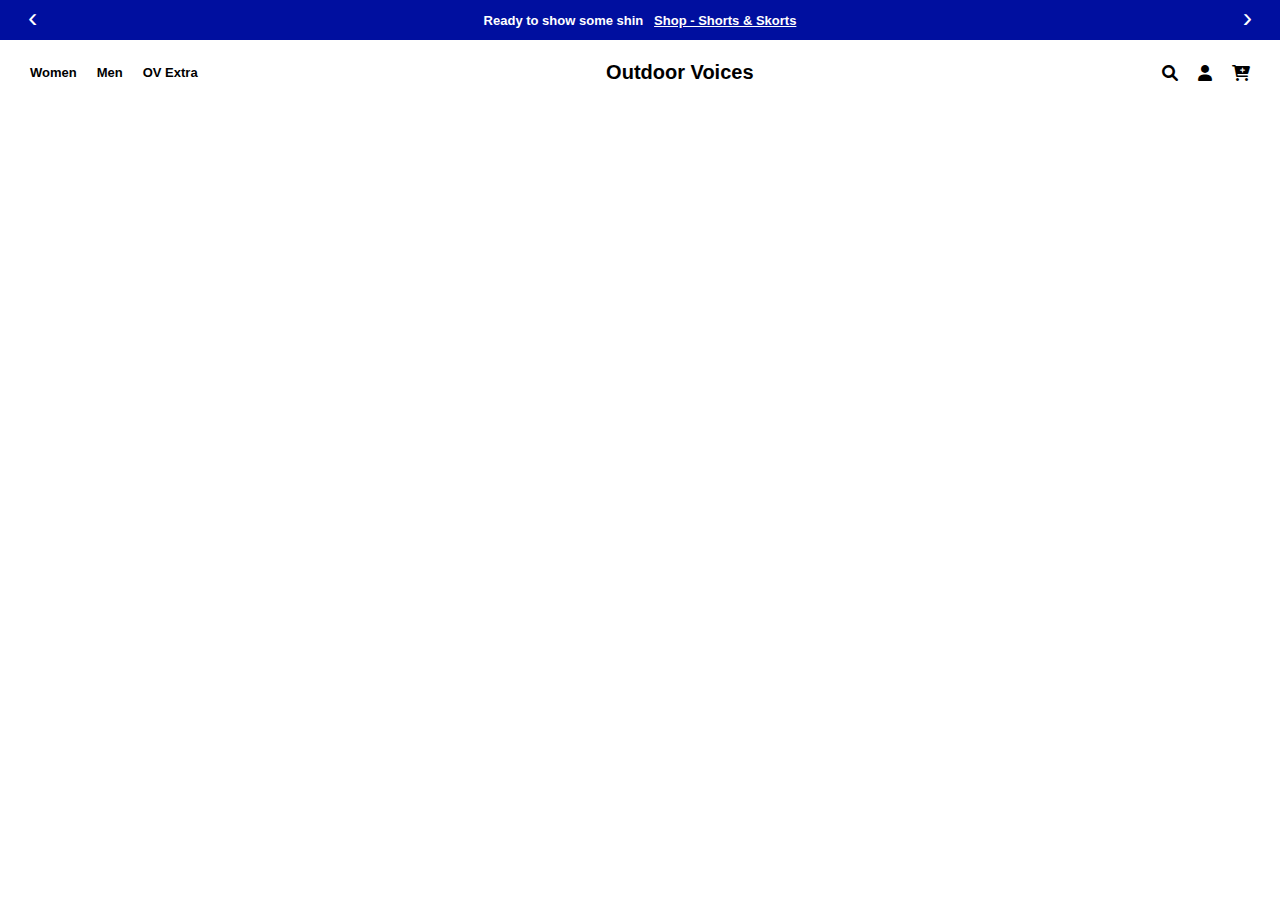
<file: E-Commerce Website/assests/return.html>
<!DOCTYPE html>
<html lang="en">
<head>
    <meta charset="UTF-8">
    <meta name="viewport" content="width=device-width, initial-scale=1.0">
    <title>Return & Exchange</title>
    <link rel="stylesheet" href="return.css">
     <link rel="stylesheet" href="https://cdnjs.cloudflare.com/ajax/libs/font-awesome/6.0.0/css/all.min.css" integrity="sha512-9usAa10IRO0HhonpyAIVpjrylPvoDwiPUiKdWk5t3PyolY1cOd4DSE0Ga+ri4AuTroPR5aQvXU9xC6qOPnzFeg==" crossorigin="anonymous" referrerpolicy="no-referrer" />
</head>
<body>
    
    <!-- SLIDER OF THE PAGE -->
    <div class="slider" id="slider">

        <a href="#" onclick="prev()" id="prev"> &#8249; </a>
        <div id="slider_link">            
            <p>Ready to show some shin &nbsp; <a href="#">Shop - Shorts & Skorts</a></p>
        </div>
        <a href="#" onclick="next()" id="next"> &#8250; </a>
        
    </div>


<!-- MAIN NAVBAR OF THE PAGE -->
    <div class="mainNavbar">

<!-- NAVBAR OF THE PAGE -->
    <div class="navbar">

        <div class="menu" id="menuToggle">
            <i class="fa fa-bars" id="menuIcon"></i>
        </div>

        <div class="child child_1">
            <a href="#" id="women_dropdown">Women</a>
            <a href="#" id="men_dropdown">Men</a>
            <a href="#" id="ov_dropdown">OV Extra</a>
        </div>


        <div class="child child_2">
            <a href="E:\SMIT Project\Project 1\index.html">Outdoor Voices</a>
        </div>


        <div class="child child_3">
            <i class="fas fa-search"></i>
            <i class="fa fa-user"></i>
            <i class="fa fa-cart-plus"></i>
        </div>

        <div class="cart">
            <i class="fa fa-cart-plus"></i>
        </div>

    </div>
     



<!-- DROP DOWN LIST 1 (for women) OF THE PAGE -->
        <div class="dropDownList1" id="dropDownList1">
            <div class="dropDown_child links_list">
                <div class="list_1">
                    <p>Shop by</p>
                    <a href="#">New Arrivals</a>
                    <a href="#">Best Women's</a>
                    <a href="#">best Sellers</a>
                    <a href="#">OV Extra</a>
                </div>

                <div class="list_1">
                    <p>Apparel + More</p>
                    <a href="">Dresses</a>
                    <a href="">Tops & Tanks</a>
                    <a href="">Shorts & Skorts</a>
                    <a href="">Bras</a>
                    <a href="#">Leggings</a>
                    <a href="#">paints</a>
                    <a href="#">Sweatshits & Jackets</a>
                    <a href="">Accessories</a>
                </div>

                <div class="list_1">
                    <p>Collection</p>
                    <a href="">OV summer</a>
                    <a href="">OV Run</a>
                    <a href="">The Everyday Collection</a>
                    <a href="">CloudKnit</a>
                    <a href="">RecTreck</a>
                    <a href="">Gift Cards</a>
                </div>
            </div>

            <div class="dropDown_child image_box">
                <div class="images">
                    <img src="./images/e1.webp" alt="img" width="250px" height="330px">
                    <img src="./images/e2.webp" alt="img" width="250px" height="330px">
                </div>
                <a href="" id="set_pace">We'll help yu to set the pace.</a>
                <a href="" id="ov_run">Shop - OV Run</a>
            </div>
        </div>


<!-- DROP DOWN LIST 2 (for men) OF THE PAGE -->
        <div class="dropDownList2" id="dropDownList2">
            <div class="dropDown_child links_list">
                <div class="list_1">
                    <p>Shop by</p>
                    <a href="#">New Arrivals</a>
                    <a href="#">Best Men's</a>
                    <a href="#">best Sellers</a>
                    <a href="#">OV Extra</a>
                </div>

                <div class="list_1">
                    <p>Apparel + More</p>
                    <a href="#">Shorts</a>
                    <a href="#">Tops</a>
                    <a href="#">paints</a>
                    <a href="#">Sweatshits & Jackets</a>
                    <a href="">Accessories</a>
                </div>

                <div class="list_1">
                    <p>Collection</p>
                    <a href="">OV summer</a>
                    <a href="">OV Run</a>
                    <a href="">The Everyday Collection</a>
                    <a href="">CloudKnit</a>
                    <a href="">RecTreck</a>
                    <a href="">Gift Cards</a>
                </div>
            </div>

            <div class="dropDown_child image_box">
                <div class="images">
                    <img src="./images/e3.webp" alt="img" width="250px" height="330px">
                    <img src="./images/e4.webp" alt="img" width="250px" height="330px">
                </div>
                <a href="" id="set_pace">Lace'em and pace'em.</a>
                <a href="" id="ov_run">Shop - OV Run</a>
            </div>
        </div>


<!-- DROP DOWN LIST 3 (for OV Extra) OF THE PAGE -->
        <div class="dropDownList3" id="dropDownList3">
            <div class="dropDown_child links_list">
                <div class="list_1">
                    <p>Women</p>
                    <a href="#">Dresses & Bodysuits</a>
                    <a href="#">Tops</a>
                    <a href="#">Bottoms</a>
                    <a href="#">Shop All Women</a>
                </div>

                <div class="list_1">
                    <p>Men</p>
                    <a href="#">Tops</a>
                    <a href="#">Bottoms</a>
                    <a href="">Shop All  Men</a>
                </div>

                <div class="list_1">
                    <p>Others</p>
                    <a href="">Shop Accessorires</a>
                    <a href="">Shop All OV Extra</a>
                </div>
            </div>

            <div class="dropDown_child image_box">
                <div class="images">
                    <img src="./images/e5.webp" alt="img" width="500px" height="330px">
                </div>
                <a href="" id="set_pace">We'll help yu to set the pace.</a>
                <a href="" id="ov_run">Shop - OV Run</a>
            </div>
        </div>


<!-- MOBILE DROPDOWN LIST -->

        <div class="mobile_dropdown">
            <a href="#" id="women_mobile">Women</a>
            <a href="" id="men_mobile">Men</a>
            <a href="" id="ov_mobile">OV Extra</a>
            <button id="user">Log in</button>
        </div>

    </div>











<!-- MAIN CONTENT OF THE PAGE -->


</body>
</html>
</file>
<file: E-Commerce Website/style.css>
* {
    margin: 0;
    padding: 0;
    box-sizing: border-box;
    font-family: 'Segoe UI', Tahoma, Geneva, Verdana, sans-serif;
}

body {
    width: auto;
    display: block;
}

/* SETTING THE BODY BACKGROUND COLOR WHEN HOVER ON HEADER LINK (WOMEN, MEN , OV EXTRA) */
.scrollBodyColor {
    background-color: #d1d1d1;
}

/* style applied to All a ( Anchor tag ) */
a {
    text-decoration: none;
    color: black;
    font-size: 13px;
    font-weight: 600;
}

a:hover {
    color: #000F9F;
}

/* Slider of the page */
.slider {
    width: auto;
    height: 40px;
    display: flex;
    align-items: center;
    justify-content: space-between;
    padding: 0 28px 0 28px;
    background-color: #000F9F;
    color: #ffffff;
    font-size: 13px;
    font-weight: 600;
}

#slider_link {
    display: flex;
    padding: 0 10px 0 10px;
    text-align: center;
}

.slider>a {
    color: white;
    font-size: 28px;
    margin-bottom: 5px;
    font-weight: 300;
}

.slider > #slider_link > p > a {
    color: white;
    text-decoration: underline;
}

/* Menu icon of the page */
.menu {
    display: none;
}
.menu i {
    font-size: 24px;
    transition: color 0.3s ease;
    cursor: pointer;
}


/* MAIN NAVBAR OF THE Page */
.mainNavbar {
    width: 100%;
    display: flex;
    flex-direction: column;
    position: sticky;
    top: 0;
    z-index: 2;
}
.navbar {
    width: 100%;
    height: 65px;
    display: flex;
    align-items: center;
    justify-content: space-between;
    padding: 30px;
    background-color: rgb(255, 255, 255);
}

.child {
    display: flex;
    gap: 20px;
}

.navbar > .child_2 > a {
    font-size: 20px;
}

.navbar > .child_3 > i {
    cursor: pointer;
}

.navbar > .child_3 > i:hover {
    color: #000F9F;
}

.cart {
    display: none;
}

/* DROPDOWN 1 list of the page */
.dropDownList1 {
    width: 100%;
    height: 73vh;
    display: flex;
    justify-content: space-between;
    padding: 20px;
    background-color: rgb(255, 255, 255);
    position: absolute;
    top: 4.1em;
    left: 0;
    z-index: 1;
    display: none;
    overflow: auto;
}

.dropDown_child {
    display: flex;
    justify-content: space-between;
}

.links_list {
    width: 50%;
}

.image_box {
    display: block;
}

.dropDownList1 > .dropDown_child > .list_1 > a {
    display: block;
    width: 100%;
    margin-top: 20px;
    font-size: 14px;
}

#set_pace {
    display: block;
    width: 100%;
    font-size: 22px;
}
#set_pace:hover {
    color: black;
}

#ov_run {
    display: block;
    text-decoration: underline;
    font-size: 16px;
    margin-top: 5px;
}

/* DROPDOWN 2 list of the page */
.dropDownList2 {
    width: 100%;
    height: 73vh;
    display: flex;
    justify-content: space-between;
    padding: 20px;
    background-color: rgb(255, 255, 255);
    position: absolute;
    top: 4.1em;
    left: 0;
    z-index: 1;
    display: none;
    overflow: auto;
}

.dropDownList2 > .dropDown_child > .list_1 > a {
    display: block;
    width: 100%;
    margin-top: 20px;
    font-size: 14px;
}
/* DROPDOWN 3 list of the page */
.dropDownList3 {
    width: 100%;
    height: 73vh;
    display: flex;
    justify-content: space-between;
    padding: 20px;
    background-color: rgb(255, 255, 255);
    position: absolute;
    top: 4.1em;
    left: 0;
    z-index: 999;
    display: none;
    overflow: auto;
}

.dropDownList3 > .dropDown_child > .list_1 > a {
    display: block;
    width: 100%;
    margin-top: 20px;
    font-size: 14px;
}
/* Mobile DropDown of the page */
.mobile_dropdown {
    width: 100%;
    height: 100vh;
    display: none;
    flex-direction: column;
    background-color: white;
    position: absolute;
    top: 0; 
    padding: 20px;
    box-shadow: 0 2px 8px rgba(0,0,0,0.1);
    z-index: 2;
    overflow: hidden;

}

.mobile_dropdown > a {
    display: block;
    padding: 10px;
    border-bottom: #F8F8F8 dotted;
}

#user {
    width: 80%;
    background-color: #ffffff;
    border-radius: 30px;
    font-size: 18px;
    font-weight: 600;
    border: 2px solid black;
}

#user:hover {
    background-color: #000000;
    color: white;
}




/* Main of the page */
main {
    width: auto;
    display: block;
    background-color: white;
}

/* Child_1 of the main of the page */
.main_child {
    display: flex;
    flex-direction: column;
    align-items: center;
    justify-content: center;
}
.women_dresses {
    width: auto;
    height: auto;
    padding: 0 30px 5px 30px;
    display: flex;
    flex-direction: column;
    justify-content: center;
    align-items: center;
}

#women_dresses {
    width: 93%;
    height: 100%;
}

.intro {
    width: 93%;
    height: auto;
    padding: 0 30px 0 30px;
    display: flex;
    align-items: center;
    justify-content: space-between;
}

#Shop_dresses {
    width: 162px;
    height: 40px;
    font-size: 17px;
    font-weight: 600;
    border: none;
    border-radius: 30px;
    background-color: #202020;
    color: white;
    margin-top: 22px;
    transition: 0.35s ease;
}
#Shop_dresses:hover {
    background-color: #727377;
    cursor: pointer;
}


/* CHILD 2 of main of the page */
.main_child_2 {
    /* width: 100; */
    background-color: #F8F8F8;
    flex-direction: column;
    margin-top: 30px;
    padding: 3em 0 1em 0;
}

.image_slider_main {
    width: 97.5%;
    display: flex;
}

.prev_btn,.next_btn {
    width: 60px;
    height: 60px;
    position: relative;
    background-color: #F8F8F8;
    text-align: center;
    display: grid;
    align-items: center;    
    top: 18.2em; 
}

.prev_btn {
    left: 3.5em;
}

.next_btn {   
    right: 3.5em;
}

.prev_btn:hover, .next_btn:hover {
    color: #000F9F;
    cursor: pointer;
}

.slider_images {
    width: 93%;
    display: flex;
    overflow: scroll;
    padding: 40px 0 40px 0;
    gap: 0.12em;
}

.slider_images::-webkit-scrollbar {
    display: none;
}

.img1 {
    display: block;
}
.img1 img {
    width: 300px;
    height: 398px;
}

.img1 p {
    color: #808080;
    font-size: 0.97em;
    font-weight: 500;
}

/* CHILD 3 OF MAIN OF THE PAGE */
.main_child_3 {
    width: 100%;
    padding: 3em 1em 2em 1em
}

/* .main_child_3 > h1 {
    margin-top: 2em;
} */

.main_child_3_child {
    width: 100%;
    display: flex;
    align-items: center;
    justify-content: center;
    gap: 2em;
    /* padding: 0 1em 0 2.59em; */
    flex-wrap: wrap;
    margin-top: 30px;
}

.left_image {
    width: 37.15em;
}

.main_child_3_child > .left_image > img {
    width: 37.1em;
    height: 40em;
    margin-bottom: 1.6em;
}

.right_image_1 {
    display: flex;
    justify-content: center;
    align-items: center;
    gap: 2em;
}
.shortsleeves > img {
    width: 14em;
    height: auto;
}

.recctreck > img {
    width: 14em;
    height: auto;
}

.shortsleeves, .recctreck {
    cursor: pointer;
}

.shortsleeves > figcaption > a {
    font-size: 18px;
    display: block;
    margin-bottom: 10px;
}

.recctreck > figcaption > a {
    font-size: 18px;
    display: block;
    margin-bottom: 10px;
}

.shortsleeves > figcaption > a:hover {
    color: #000000;
}

.recctreck > figcaption > a:hover {
    color: #000000;
}



/* CHILD 4 OF MAIN OF THE PAGE */
#ovSummerBtn {
    width: 196px;
    height: 48px;
    color: white;
    background-color: #202020;
    border: none;
    border-radius: 35px;
    font-size: 16px;
    font-weight: 500;
    transition: 0.3s ease;
    margin-bottom: 3em;
}

#ovSummerBtn:hover {
    cursor: pointer;
    background-color: #000F9F;
}


/* CHILD 5 OF MAIN OF THE PAGE */
.main_child_5 {
    width: 100%;
    flex-direction: row;
    flex-wrap: wrap;
    gap: 1.5em;
    padding: 2.5em 1em 2.5em 0em;
    background-color: #F8F8F8;
}

._image_link {
    width: 43.45%;
    height: 30em;
    position: relative; 
    overflow: hidden;
}

._image_link img {
    width: 100%;
    height: 100%;    
    transition: transform 0.5s ease;
}
._image_link > h1 {
    position: absolute;
    top: 50%; 
    left: 50%; 
    transform: translate(-50%, -50%);
    color: #ffffff;
    z-index: 1;
    margin: 0;
    padding: 0;
}


._image_link img:hover {
    cursor: pointer;
    transform: scale(1.1);
}

/* CHILD 6 OF MAIN OF THE PAGE */
.main_child_6 {
    font-size: 1.5em;
}


/* FOOTER OF THE PAGE */
footer {
    width: 100%;
    height: 27em;
    background-color: #ffffff;
    padding: 2em 1em 2em 1em;
    display: flex;
    justify-content: space-between;
    /* position: fixed;
    left: 0;
    bottom: 0;
    z-index: -1; */    
  transition: transform 0.4s ease;
}

.panel {
    display: flex;
    flex-direction: column;
}

/* PANEL 1 OF FOOTER OF THE PAGE */
.panel_1 {
    width: 35%;
}

.panel_1 h1 {
    font-size: 3em;
}

.panel_1 p {
    font-size: 0.8em;
}

#emailForm {
    display: flex;
    margin-top: 1.5em;
}

.panel_1 > form > label {
    width: 4.4em;
    height: 3em;
    background-color: #E3E3E1;
    display: grid;
    place-content: center;
    font-weight: 600;
}

#email {
    width: 80%;
    border: none;
    background-color: #E3E3E1;
    padding: 0 0.6em 0 0.6em;
    font-size: 1.056em;
    caret-color: #202020;
}

#email:focus {
    outline: 0.2em solid #000F9F;
    outline-offset: -0.2em;
}

.panel_1 h2 {
    margin-top: 1em;
}

.gender {
    margin: 0.5em 0 1em 0;
}

.gender > form {
    width: 100%;
}

#gender {
    width: 1.5em;
    height: 1.5em;
    margin-top: 0.9em;
}

.gender > form > label {
    font-size: 1.15em;
    font-weight: 500;
}

#signUpBtn {
    float: right;
    width: 8.7em;
    height: 2.9em;
    font-size: 1em;
    font-weight: 500;
    color: #ffffff;
    background-color: #202020;
    border: none;
    border-radius: 1.9em;
    transition: transform 0.5s ease;
}

#signUpBtn:hover {
    background-color: #000F9F;
    cursor: pointer;
}


/* PANEL 1 OF FOOTER OF THE PAGE */
.panel_2 {
    width: 65%;
    flex-direction: row;
    justify-content: space-evenly;
}

#footerLinks {
    margin-top: 1.5em;
    display: block;
}

.fab {
    font-size: 1.5em;
    color: #202020;
}

.panel_2_iconsLinks {
    /* width: 100%; */
    display: flex;
    gap: 3.5em;
    margin-top: 4em;
}

.fab:hover {
    color: #000F9F;
    cursor: pointer;
}

.copyright {
    margin-top: 1em;
    font-size: 0.85em;
    font-weight: 500;
}
















@media screen and (max-width: 580px) {
    .child_1 {
        display: none;
    }
    .child_3 {
        display: none;
    }

    .menu {
        display: block;
    }

    .mobile_dropdown.show {
    display: flex;
    }

    .cart {
        display: block;
    }

    .women_dresses {
        padding: 0;
    }
    #women_dresses {
        width: 100%;
    }
    .intro {
        display: block;
        width: 100%;
        text-align: center;
        padding: 0 5px 0 5px;
    }
    .intro > .heading > h1 {
        font-size: 28px;
        font-family: Arial, Helvetica, sans-serif;
    }

/* CHILD 2 OF MAIN OF THE PAGE */
    .main_child_2 > h1 {
        font-size: 1.375em;
    }
    .image_slider_main {
        width: 105%;
    }

    .main_child_2 .image_slider_main .img1 img {
        width: 8.75em;
        height: 13.125em;
    }

    .next_btn, .prev_btn {
       display: none;
    }

    /* CHILD 3 CHILD RIGHT SIDE IMAGE */

    .main_child_3 .main_child_3_child .left_image img {
        width: 100%;
        height: auto;
    }

    .right_image {
        width: auto;
        padding: 0.5em;
    }

    .right_image .right_image_1 .shortsleeves img {
        width: 100%;
    }
    .right_image .right_image_1 .recctreck img {
        width: 100%;
    }

    /* CHILD 5 OF MAIN OF THE PAGE */
    .main_child_5 {
        flex-direction: column;
    }

    ._image_link {
        width: 100%;
    }


    /* FOOTER OF THE PAGE */
    footer {
        display: block;
    }
    .panel {
        width: 100%;
    }
}


 


@media screen and (Max-width: 768px) {
    .child_1 {
        display: none;
    }
    .child_3 {
        display: none;
    }

    .menu {
        display: block;
    }

    .mobile_dropdown.show {
    display: flex;
    }

    .cart {
        display: block;
    }

    .women_dresses {
        width: 97%;
        padding: 0;
        overflow: hidden;
    }
    #women_dresses {
        width: 130%;
    }
    .intro {
        display: block;
        width: 100%;
        text-align: center;
        padding: 0 5px 0 5px;
    }
    .intro > .heading > h1 {
        font-size: 28px;
        font-family: Arial, Helvetica, sans-serif;
    }

/* CHILD 2 OF MAIN OF THE PAGE */
    .main_child_2 > h1 {
        font-size: 28px;
    }
    .main_child_2 {
        width: 100%;
        padding: 0 1em 0 1em;
    }

    .image_slider_main {
        width: 100%;
    }

    .slider_images {
        width: 100%;      
    }

    .img1 img {
        width: 10.2em;
        height: auto;
    }

    .main_child_3_child {
        padding: 0.2em;
    }

    .prev_btn,.next_btn {
        display: none;
    }

    /* CHILD 3 CHILD RIGHT SIDE IMAGE */

    .left_image {
        width: 100%;
        padding: 0.5em;
    }
    .main_child_3_child > .left_image > img {
        width: 100%;
        height: 42.5em;
    }

    .right_image {
        width: 100%;
        margin-top: 20px;
        padding-left: 0.5em;
    }

    .shortsleeves > img {
        width: 100%;
    }

    .recctreck > img {
        width: 100%;
    }

    .shortsleeves > figcaption > a {
        font-size: 20px;
    }
    .recctreck > figcaption > a {
        font-size: 20px;
    }

        /* CHILD 5 OF MAIN OF THE PAGE */
    .main_child_5 {
        flex-direction: column;
    }

    ._image_link {
        width: 100%;
        height: auto;
    }

    /* FOOTER OF THE PAGE */
    footer {
        display: block;
    }
    .panel {
        width: 100%;
    }
}
</file>
<file: Word Scramble Game/style.css>
* {
    margin: 0;
    padding: 0;
    box-sizing: border-box;
    font-family: 'Segoe UI', Tahoma, Geneva, Verdana, sans-serif;
}

body {
    background: linear-gradient(-45deg, #6a11cb, #2575fc, #43cea2, #185a9d);
    background-size: 400% 400%;
    animation: gradientBG 15s ease infinite;
    min-height: 100vh;
    display: flex;
    justify-content: center;
    align-items: center;
    padding: 20px;
    overflow-x: hidden;
}

@keyframes gradientBG {
    0% { background-position: 0% 50%; }
    50% { background-position: 100% 50%; }
    100% { background-position: 0% 50%; }
}

.main-container {
    background: rgba(255, 255, 255, 0.15);
    backdrop-filter: blur(10px);
    -webkit-backdrop-filter: blur(10px);
    border-radius: 20px;
    border: 1px solid rgba(255, 255, 255, 0.18);
    box-shadow: 0 8px 32px 0 rgba(31, 38, 135, 0.37);
    width: 90%;
    max-width: 600px;
    padding: 30px;
    text-align: center;
    color: white;
    position: relative;
    z-index: 1;
}

.main-container::before {
    content: '';
    position: absolute;
    top: -2px;
    left: -2px;
    right: -2px;
    bottom: -2px;
    background: linear-gradient(45deg, #ff0000, #ff7300, #fffb00, #48ff00, #00ffd5, #002bff, #7a00ff, #ff00c8, #ff0000);
    background-size: 400%;
    border-radius: 22px;
    z-index: -1;
    animation: glowing 20s linear infinite;
    opacity: 0.4;
    filter: blur(5px);
}

@keyframes glowing {
    0% { background-position: 0 0; }
    50% { background-position: 400% 0; }
    100% { background-position: 0 0; }
}

h1 {
    color: white;
    margin-bottom: 25px;
    font-size: 2.5rem;
    text-shadow: 2px 2px 4px rgba(0, 0, 0, 0.3);
    font-weight: 800;
    letter-spacing: 1px;
}

.scramble-container {
    display: flex;
    flex-direction: column;
    gap: 20px;
}

.score, .time {
    display: flex;
    justify-content: space-between;
    align-items: center;
    background: rgba(255, 255, 255, 0.1);
    padding: 15px;
    border-radius: 15px;
    box-shadow: 
        0 4px 6px rgba(0, 0, 0, 0.1),
        inset 0 1px 3px rgba(255, 255, 255, 0.2);
    border: 1px solid rgba(255, 255, 255, 0.2);
}

.score p, .time p {
    font-size: 1.2rem;
    font-weight: 600;
    text-shadow: 1px 1px 2px rgba(0, 0, 0, 0.3);
}

.volume i {
    margin-left: 15px;
    font-size: 1.5rem;
    color: white;
    cursor: pointer;
    transition: all 0.3s;
    text-shadow: 1px 1px 2px rgba(0, 0, 0, 0.3);
}

.volume i:hover {
    transform: scale(1.2);
    color: #ffcc00;
}

.scramble-words {
    display: flex;
    justify-content: space-between;
    gap: 20px;
    margin: 10px 0;
}

.word-container, .empty-container {
    display: flex;
    justify-content: center;
    gap: 10px;
    flex-wrap: wrap;
    min-height: 80px;
    padding: 15px;
    background: rgba(255, 255, 255, 0.1);
    border-radius: 15px;
    box-shadow: 
        inset 0 2px 4px rgba(0, 0, 0, 0.15),
        0 4px 6px rgba(0, 0, 0, 0.1);
    border: 1px solid rgba(255, 255, 255, 0.2);
}

.box {
    width: 50px;
    height: 50px;
    display: flex;
    justify-content: center;
    align-items: center;
    font-size: 1.5rem;
    font-weight: bold;
    border-radius: 12px;
    user-select: none;
    transition: all 0.3s;
}

.box-left {
    background: linear-gradient(145deg, rgba(111, 227, 106, 0.8), rgba(88, 197, 82, 0.8));
    color: white;
    box-shadow: 
        4px 4px 8px rgba(0, 0, 0, 0.2),
        -4px -4px 8px rgba(255, 255, 255, 0.1);
    cursor: grab;
    border: 1px solid rgba(255, 255, 255, 0.3);
}

.box-left:hover {
    transform: translateY(-5px);
    box-shadow: 
        6px 6px 12px rgba(0, 0, 0, 0.25),
        -6px -6px 12px rgba(255, 255, 255, 0.15);
}

.box-right {
    background: rgba(255, 255, 255, 0.1);
    box-shadow: 
        inset 3px 3px 5px rgba(0, 0, 0, 0.2),
        inset -3px -3px 5px rgba(255, 255, 255, 0.1);
    border: 1px solid rgba(255, 255, 255, 0.2);
}

.resets {
    display: flex;
    justify-content: center;
    gap: 15px;
    margin-top: 15px;
}

button {
    padding: 12px 25px;
    font-size: 1rem;
    font-weight: 600;
    border: none;
    border-radius: 12px;
    cursor: pointer;
    transition: all 0.3s;
    color: white;
    text-shadow: 1px 1px 2px rgba(0, 0, 0, 0.3);
    box-shadow: 
        4px 4px 8px rgba(0, 0, 0, 0.2),
        -4px -4px 8px rgba(255, 255, 255, 0.1);
    border: 1px solid rgba(255, 255, 255, 0.2);
    position: relative;
    overflow: hidden;
}

button::before {
    content: '';
    position: absolute;
    top: 0;
    left: 0;
    width: 100%;
    height: 100%;
    background: linear-gradient(rgba(255, 255, 255, 0.2), transparent);
    transform: translateY(100%);
    transition: transform 0.3s;
}

button:hover::before {
    transform: translateY(0);
}

#refresh-word {
    background: linear-gradient(145deg, rgba(255, 206, 62, 0.8), rgba(255, 179, 0, 0.8));
}

#next-word {
    background: linear-gradient(145deg, rgba(74, 108, 247, 0.8), rgba(58, 86, 212, 0.8));
}

#resets-word {
    background: linear-gradient(145deg, rgba(255, 107, 107, 0.8), rgba(238, 82, 83, 0.8));
}

button:hover {
    transform: translateY(-3px);
    box-shadow: 
        6px 6px 12px rgba(0, 0, 0, 0.25),
        -6px -6px 12px rgba(255, 255, 255, 0.15);
}

button:active {
    transform: translateY(0);
    box-shadow: 
        inset 3px 3px 5px rgba(0, 0, 0, 0.2),
        inset -3px -3px 5px rgba(255, 255, 255, 0.1);
}

.hint-text {
    margin-top: 15px;
    font-style: italic;
    color: rgba(255, 255, 255, 0.9);
    font-size: 1.1rem;
    text-shadow: 1px 1px 2px rgba(0, 0, 0, 0.3);
}

.correct {
    background: linear-gradient(145deg, rgba(56, 207, 108, 0.8), rgba(40, 167, 69, 0.8)) !important;
}

.incorrect {
    background: linear-gradient(145deg, rgba(255, 107, 107, 0.8), rgba(220, 53, 69, 0.8)) !important;
}

.floating {
    animation: float 3s ease-in-out infinite;
}

@keyframes float {
    0% { transform: translateY(0px); }
    50% { transform: translateY(-10px); }
    100% { transform: translateY(0px); }
}

.particles {
    position: fixed;
    top: 0;
    left: 0;
    width: 100%;
    height: 100%;
    z-index: 0;
    pointer-events: none;
}

.particle {
    position: absolute;
    border-radius: 50%;
    background: rgba(255, 255, 255, 0.3);
    animation: floatParticle 15s infinite linear;
}

@keyframes floatParticle {
    0% {
        transform: translateY(0) translateX(0) rotate(0deg);
        opacity: 1;
    }
    100% {
        transform: translateY(-100vh) translateX(100px) rotate(360deg);
        opacity: 0;
    }
}

@media (max-width: 600px) {
    .scramble-words {
        flex-direction: column;
    }
    
    .resets {
        flex-direction: column;
    }
    
    button {
        width: 100%;
    }
    
    h1 {
        font-size: 2rem;
    }
}
</file>
<file: E-Commerce Website/assests/about.css>
* {
    margin: 0;
    padding: 0;
    box-sizing: border-box;
    font-family: 'Segoe UI', Tahoma, Geneva, Verdana, sans-serif;
}

body {
    width: auto;
    display: block;
}

/* SETTING THE BODY BACKGROUND COLOR WHEN HOVER ON HEADER LINK (WOMEN, MEN , OV EXTRA) */
.scrollBodyColor {
    background-color: #d1d1d1;
}
/* style applied to All a ( Anchor tag ) */
a {
    text-decoration: none;
    color: black;
    font-size: 13px;
    font-weight: 600;
}

a:hover {
    color: #000F9F;
}

/* Slider of the page */
.slider {
    width: auto;
    height: 40px;
    display: flex;
    align-items: center;
    justify-content: space-between;
    padding: 0 28px 0 28px;
    background-color: #000F9F;
    color: #ffffff;
    font-size: 13px;
    font-weight: 600;
}

#slider_link {
    display: flex;
    padding: 0 10px 0 10px;
    text-align: center;
}

.slider>a {
    color: white;
    font-size: 28px;
    margin-bottom: 5px;
    font-weight: 300;
}

.slider > #slider_link > p > a {
    color: white;
    text-decoration: underline;
}

/* Menu icon of the page */
.menu {
    display: none;
}
.menu i {
    font-size: 24px;
    transition: color 0.3s ease;
    cursor: pointer;
}


/* MAIN NAVBAR OF THE Page */
.mainNavbar {
    width: 100%;
    display: flex;
    flex-direction: column;
    position: sticky;
    top: 0;
    z-index: 2;
}
.navbar {
    width: 100%;
    height: 65px;
    display: flex;
    align-items: center;
    justify-content: space-between;
    padding: 30px;
    background-color: rgb(255, 255, 255);
}

.child {
    display: flex;
    gap: 20px;
}

.navbar > .child_2 > a {
    font-size: 20px;
}

.navbar > .child_3 > i {
    cursor: pointer;
}

.navbar > .child_3 > i:hover {
    color: #000F9F;
}

.cart {
    display: none;
}

/* DROPDOWN 1 list of the page */
.dropDownList1 {
    width: 100%;
    height: 73vh;
    display: flex;
    justify-content: space-between;
    padding: 20px;
    background-color: rgb(255, 255, 255);
    position: absolute;
    top: 4.1em;
    left: 0;
    z-index: 1;
    display: none;
    overflow: auto;
}

.dropDown_child {
    display: flex;
    justify-content: space-between;
}

.links_list {
    width: 50%;
}

.image_box {
    display: block;
}

.dropDownList1 > .dropDown_child > .list_1 > a {
    display: block;
    width: 100%;
    margin-top: 20px;
    font-size: 14px;
}

#set_pace {
    display: block;
    width: 100%;
    font-size: 22px;
}
#set_pace:hover {
    color: black;
}

#ov_run {
    display: block;
    text-decoration: underline;
    font-size: 16px;
    margin-top: 5px;
}

/* DROPDOWN 2 list of the page */
.dropDownList2 {
    width: 100%;
    height: 73vh;
    display: flex;
    justify-content: space-between;
    padding: 20px;
    background-color: rgb(255, 255, 255);
    position: absolute;
    top: 4.1em;
    left: 0;
    z-index: 1;
    display: none;
    overflow: auto;
}

.dropDownList2 > .dropDown_child > .list_1 > a {
    display: block;
    width: 100%;
    margin-top: 20px;
    font-size: 14px;
}
/* DROPDOWN 3 list of the page */
.dropDownList3 {
    width: 100%;
    height: 73vh;
    display: flex;
    justify-content: space-between;
    padding: 20px;
    background-color: rgb(255, 255, 255);
    position: absolute;
    top: 4.1em;
    left: 0;
    z-index: 999;
    display: none;
    overflow: auto;
}

.dropDownList3 > .dropDown_child > .list_1 > a {
    display: block;
    width: 100%;
    margin-top: 20px;
    font-size: 14px;
}
/* Mobile DropDown of the page */
.mobile_dropdown {
    width: 100%;
    height: 100%;
    display: none;
    flex-direction: column;
    background-color: white;
    position: absolute;
    top: 100px; 
    padding: 20px;
    box-shadow: 0 2px 8px rgba(0,0,0,0.1);
    z-index: 999;
    overflow: hidden;

}

.mobile_dropdown > a {
    display: block;
    padding: 10px;
    border-bottom: #F8F8F8 dotted;
}

#user {
    width: 80%;
    background-color: #ffffff;
    border-radius: 30px;
    font-size: 18px;
    font-weight: 600;
    border: 2px solid black;
}

#user:hover {
    background-color: #000000;
    color: white;
}





/* MAIN CONTENT OF THE PAGE */
main {
    display: flex;
    flex-direction: column;
    gap: 2em;
}

/* MAIN CHILD 1 OF THE PAGE */
.mainChild1 {
    position: relative;
    width: 100%;
}

.mainChild1_intro {
    color: #ffffff;
    font-size: 1.8em;
    position: absolute;
    bottom: 2em;
    left: 4em;
}

.mainChild1_intro h1 {
    font-family: merlo;
    font-size: 2.3em;
    font-weight: 500;
}
.mainChild1_intro p {
    font-weight: 500;
}

/* MAIN CHILD 1 OF THE PAGE */
.mainChild2 {
    width: 100%;
    padding: 2em 4em 2em 4em;    
    font-size: 1.9em;
    color: #202020;
}
#mainChild2_paraAbove { 
    font-size: 1.7em;
    font-weight: 500;
    font-family: merlo;
    letter-spacing: -0.03em;
}

#mainChild2_paraBelow {
    font-size: 1.2em;
    font-weight: 500;
    font-family: merlo;
    letter-spacing: -0.03em;
    margin-top: 2em;
}

/* MAIN CHILD 4 OF THE PAGE */
.mainChild4 {
    width: 100%;
    padding: 2em 4em 2em 4em;    
    font-size: 1.9em;
    color: #202020;
    display: flex;
    flex-direction: column;
    gap: 2em;
}

#mainChild4_paraAbove, #mainChild4_paraBelow {
    font-family: merlo;
}

/* MAIN CHILD 5 OF THE PAGE */
.mainChild5 {
    width: 100%;
    display: flex;
    flex-wrap: wrap;
}

.box {
    position: relative;
    width: 33.33%;
    /* height: 40em; */
}

.box > h1 {
    font-size: 4em;
    font-weight: 500;
    font-family: merlo;
    position: absolute;
    top: 50%;
    left: 50%;
    transform: translate(-50%, -50%);
    color: #ffffff;
    z-index: 1;
    margin: 0;
    padding: 0;
}

.box > img {
    width: 100%;
    height: 100%;
}

.box2, .box4, .box6 {
    display: none;
}
.fab  {
    padding: 0.09em 0.31em 0.1em 0.31em;
    border-radius: 50%;
    position: absolute;
    transform: translate(-80%, -80%);
    top: 97%;
    left: 97%;
    color: #000000;
    font-size: 2em;
    font-weight: 900;
    background-color: #ffffff;    
    cursor: pointer;
}


/* MAIN CHILD 6 OF THE PAGE */
.mainChild6 {
    width: 100%;
    padding: 2em 4em 2em 4em;    
    font-size: 1.9em;
    color: #202020;
    display: flex;
    flex-direction: column;
    gap: 1.2em;
}

#mainChild6_paraAbove, #mainChild6_paraBelow, #mainChild6_para3 {
    font-family: merlo;
    font-weight: 500;
    letter-spacing: -0.05em;
}

#mainChild6_para3 {
    margin-top: -1em;
}


/* FOOTER OF THE PAGE */
footer {
    width: 100%;
    display: flex;
    flex-direction: column;
    justify-content: center;
    align-items: center;
    border-top: 1px solid #EFEFEF;
    padding: 1.5em;
}

.panel {
    height: 2em;    
    display: flex;
    flex-wrap: wrap;
}

.panel1 {
    gap: 2em;
}

.panel2 {
    align-items: center;
}

.panel2 p {
    font-size: 0.89em;
    font-weight: 500;
    color: #737373;
}

















/* FOR MOBILE & Tablet DISPLAY  */

@media screen and (max-width: 768px) {
    .child_1 {
        display: none;
    }
    .child_3 {
        display: none;
    }

    .menu {
        display: block;
    }

    .mobile_dropdown.show {
    display: flex;
    }

    .cart {
        display: block;
    }


    /* CHILD 6 BOXES */
    .box {
        width: 100%;
        display: block;
    }

    /* ChHILD 1 INTRO */

    .mainChild1 {
        width: 100%;
        height: 50em;
        overflow: hidden;
    }
    .mainChild1 img {
        width: auto;
        height: 100%;
    }

    .mainChild1_intro {
        font-size: 1.15em;
        left: 1em;
    }
}
</file>
<file: E-Commerce Website/assests/login.css>
* {
    margin: 0;
    padding: 0;
    box-sizing: border-box;
}

body {
    width: 100%;
    height: 100vh;
    display: flex;
    align-items: center;
    justify-content: center;
}

.main {
    padding: 1em;
    /* border: 2px solid; */
    border-radius: 1.5em;
}

.mainChild1 {
    padding: 1.9em;
}

.mainChild1 h1 {
    text-align: center;
}

.mainChild1 h1 a {
    text-decoration: none;
    color: #1F1F1F;
    font-family: 'Segoe UI', Tahoma, Geneva, Verdana, sans-serif;
    font-weight: 500;
}

.mainChild2 h2 {
    font-family: 'Segoe UI', Tahoma, Geneva, Verdana, sans-serif;
}

.mainChild2 p {
    color: #575757;
    padding: 1em 0 1.5em 0;
}

#btn1 {
    width: 23em;
    height: 3em;
    font-size: 1em;
    font-weight: 700;
    color: #ffff;
    line-height: 1.4em;
    display: block;
    background-color: rgb(21, 21, 251);
    border: none;
    border-radius: 1em;
    cursor: pointer;
    transition: 0.2s ease;
}

#btn1:hover {
    background-color: #4524DB;
}

.hr_line {
    width: 100%;
    display: flex;
    align-items: center;
    justify-content: center;
    gap: 0.5em;
    font-size: 1em;
    line-height: 3.6em;
}

.hr_line::before,
.hr_line::after {
    content: "";
    flex: 1;
    height: 1px;
    background: #dedede;
}

label {
    color: #5E5E5E;
}

#email {
    width: 23em;
    height: 3em;
    padding: 1em;
    font-size: 1em;
    font-weight: 500;
    font-family: 'merlo', 'sanserif';
    color: #000000;
    line-height: 1.4em;
    display: block;
    /* background-color: #f2f2f2; */
    border: 1px solid #dedede;
    border-radius: 0px;
    outline-color: #4524DB;
}

#btn2 {
     width: 23em;
    height: 3em;
    padding: 1em;
    font-size: 1em;
    font-weight: 700;
    font-family: 'merlo', 'sanserif';
    color: #7f7f8b;
    line-height: 1.4em;
    display: block;
    background-color: #fafafa;
    border: 1px solid #dedede;
    border-radius: 1em;
}

#footer_links {
    display: inline-flex;
    margin-top: 2em;
    padding-right: 1em;
    text-decoration: none;
    color: #000F9F;
}










@media screen and (max-width: 768px) {
    /* body {
        height: auto;
    } */

    .main {
        padding: 2em;
        display: flex;
        flex-direction: column;
        align-items: center;
        justify-content: center;
    }
}
</file>
<file: E-Commerce Website/assests/men.css>
* {
    margin: 0;
    padding: 0;
    box-sizing: border-box;
    font-family: 'Segoe UI', Tahoma, Geneva, Verdana, sans-serif;
}

body {
    width: auto; 
    display: flex;   
    flex-direction: column;
    align-items: center;
    justify-content: center;
}

/* SETTING THE BODY BACKGROUND COLOR WHEN HOVER ON HEADER LINK (WOMEN, MEN , OV EXTRA) */
.scrollBodyColor {
    background-color: #d1d1d1;
}
/* style applied to All a ( Anchor tag ) */
a {
    text-decoration: none;
    color: black;
    font-size: 13px;
    font-weight: 600;
}

a:hover {
    color: #000F9F;
}

/* Slider of the page */
.slider {
    width: 100%;
    height: 40px;
    display: flex;
    align-items: center;
    justify-content: space-between;
    padding: 0 28px 0 28px;
    background-color: #000F9F;
    color: #ffffff;
    font-size: 13px;
    font-weight: 600;
}

#slider_link {
    display: flex;
    padding: 0 10px 0 10px;
    text-align: center;
}

.slider>a {
    color: white;
    font-size: 28px;
    margin-bottom: 5px;
    font-weight: 300;
}

.slider > #slider_link > p > a {
    color: white;
    text-decoration: underline;
}

/* Menu icon of the page */
.menu {
    display: none;
}
.menu i {
    font-size: 24px;
    transition: color 0.3s ease;
    cursor: pointer;
}


/* MAIN NAVBAR OF THE Page */
.mainNavbar {
    width: 100%;
    display: flex;
    flex-direction: column;
    position: sticky;
    top: 0;
    z-index: 2;
}
.navbar {
    width: 100%;
    height: 65px;
    display: flex;
    align-items: center;
    justify-content: space-between;
    padding: 30px;
    background-color: rgb(255, 255, 255);
}

.child {
    display: flex;
    gap: 20px;
}

.navbar > .child_2 > a {
    font-size: 20px;
}

.navbar > .child_3 > i {
    cursor: pointer;
}

.navbar > .child_3 > i:hover {
    color: #000F9F;
}

.cart {
    display: none;
}

/* DROPDOWN 1 list of the page */
.dropDownList1 {
    width: 100%;
    height: 73vh;
    display: flex;
    justify-content: space-between;
    padding: 20px;
    background-color: rgb(255, 255, 255);
    position: absolute;
    top: 4.1em;
    left: 0;
    z-index: 1;
    display: none;
    overflow: auto;
}

.dropDown_child {
    display: flex;
    justify-content: space-between;
}

.links_list {
    width: 50%;
}

.image_box {
    display: block;
}

.dropDownList1 > .dropDown_child > .list_1 > a {
    display: block;
    width: 100%;
    margin-top: 20px;
    font-size: 14px;
}

#set_pace {
    display: block;
    width: 100%;
    font-size: 22px;
}
#set_pace:hover {
    color: black;
}

#ov_run {
    display: block;
    text-decoration: underline;
    font-size: 16px;
    margin-top: 5px;
}

/* DROPDOWN 2 list of the page */
.dropDownList2 {
    width: 100%;
    height: 73vh;
    display: flex;
    justify-content: space-between;
    padding: 20px;
    background-color: rgb(255, 255, 255);
    position: absolute;
    top: 4.1em;
    left: 0;
    z-index: 1;
    display: none;
    overflow: auto;
}

.dropDownList2 > .dropDown_child > .list_1 > a {
    display: block;
    width: 100%;
    margin-top: 20px;
    font-size: 14px;
}
/* DROPDOWN 3 list of the page */
.dropDownList3 {
    width: 100%;
    height: 73vh;
    display: flex;
    justify-content: space-between;
    padding: 20px;
    background-color: rgb(255, 255, 255);
    position: absolute;
    top: 4.1em;
    left: 0;
    z-index: 999;
    display: none;
    overflow: auto;
}

.dropDownList3 > .dropDown_child > .list_1 > a {
    display: block;
    width: 100%;
    margin-top: 20px;
    font-size: 14px;
}
/* Mobile DropDown of the page */
.mobile_dropdown {
    width: 100%;
    height: 100vh;
    display: none;
    flex-direction: column;
    background-color: white;
    position: absolute;
    top: 0; 
    padding: 20px;
    box-shadow: 0 2px 8px rgba(0,0,0,0.1);
    z-index: 2;
    overflow: hidden;

}

.mobile_dropdown > a {
    display: block;
    padding: 10px;
    border-bottom: #F8F8F8 dotted;
}

#user {
    width: 80%;
    background-color: #ffffff;
    border-radius: 30px;
    font-size: 18px;
    font-weight: 600;
    border: 2px solid black;
}

#user:hover {
    background-color: #000000;
    color: white;
}



/* MAIN CONTENT OF THE PAGE */
main {
    width: 100%;
    display: flex;
    flex-direction: column;
}

/*  CHILD 1 OF MAIN OF THE PAGE */
.child1 {
    width: 100%;
    text-align: center;
    padding: 2em;
}

.child1 h1 {
    font-size: 4em;
    font-family: "merlo";
    color: #202020;
}

hr {
    line-height: 1px;
    color: #737373;
}

/*  CHILD 2 OF MAIN OF THE PAGE */
.child2 {
    width: 100%;
    display: flex;
    align-items: center;
    justify-content: center;
    background-color: #ffffff;
    padding: 0.5em 5em 0.5em 5em;
    position: sticky;
    z-index: 1;
    top: 65px;
}

.child2right,.child2Left {
    display: flex;
}

/* LEFT LINKS */
.child2Left {
    width: 90%;
    float: left;
    gap: 1em;
}

.mainLink {
    font-size: 0.9em;
    transition: transform 0.2s ease;
}

.mainLink:hover {
    color: #000F9F;
    transform: translateY(0);
}

.mainLink:active {
    transform: translateY(-2px);
}

#Gender {
    display: flex;
    align-items: center;
    padding: 0.3em;
}

.colorbox {
    width: 1.8em;
    height: 1.8em;
    border-radius: 50%;
    background-color: #000000;
}


.lineBreak  {
    line-height: 2em;
    color: #737373;
}

.clearAll {
    display: flex;
    align-items: center;
    gap: 2em;
}

.clearAll a {
    font-size: 0.9em;
    margin-top: 0.4em;
    color: #202020;
}

/* LEFT MOBILE LINKS */
.filter {
    width: 80%;
    display: none;
    padding: 0 0 0.5em 0;
    position: relative;
}
.filterChildContainer {
    display: none;
}

.filterChild {
    width: 29.7em;
    height: 60vh;
    display: none;
    position: absolute;
    top: 2em;
    left: -2.5em;
    z-index: 1;
    padding: 1em;
    overflow: auto;
    background-color: #ffffff;

}

#gender-sec,#size-sec, #color-sec, #price-sec {
    width: 100%;
    height: auto;
    padding: 0.5em 0 0.5em 0;
}

#genderForm {
    width: 100%;
    /* height: 20vh; */
}

#genderForm1, #sizeForm1, #colorForm1, #priceForm1 {
    width: 100%;
    display: flex;
    flex-wrap: wrap;
    align-items: center;
    justify-items: center;
    gap: 1em;
}

#genderForm1 {
    text-align: center;
}

input[type="radio"] {
    width: 1.8em;
    height: 1.8em;
    border-radius: 50%;
    appearance: none;
    margin-top: 5px;
    outline: none;
    border: 2px solid;
}

input[type="radio"]:checked {
    background-color: #000000;
    padding: 2px;
}

#apply1 {
    width: 100%;
    display: none;
    padding: 1em;
    margin-top: 0.5em;
    border: 2px solid ;
    font-size: 1em;
    font-weight: 500;
    line-height: 1em;
    text-align: center;
    border-radius: 2em;
    background-color: #202020;
    color: #ffffff;
}
#apply1:hover {
    background-color: #000F9F;
}


/* RIGHT LINKS */
.child2right {
    width: 10%;
    float: right;
}

.form {
    width: auto;
    /* border: 1px solid; */
    padding: 0.3em;
}

#genderForm, #sizeForm, #colorForm, #priceForm, #featuredForm {
    display: none;
    position: absolute;
    width: 7em;
    padding: 0.5em;
    z-index: 1;
    background-color: white;
    color: #202020;
    border-radius: 0.8em;
    box-shadow: 0.5px 0.5px 10px #d1d1d1, -0.5px -0.5px 10px #d1d1d1;
    top: 2.3em;
    margin-left: -1em;
}



/*  CHILD 3 OF MAIN OF THE PAGE */
.child3 {
    width: 100%;
    /* border-top: 1px solid #737373; */
    display: flex;
    align-items: center;
    justify-content: start;
    flex-wrap: wrap;
    gap: 2em;
    padding: 1em 5em 1em 5em;
}

.box {
    width: 21.6em;
    height: 35em;
}

.box:hover #colorAddCart {
    display: flex;
}

.box:hover .prevBtn {
    display: block;
}

.box:hover .nextBtn {
    display: block;
}

.boxChild1 {
    position: relative;
}

.boxChild1 img {
    width: 100%;
    height: 28em;
    object-fit: cover;
    transition: opacity 0.3s ease;
}

.colorAddCart {
    width: 20em;
    height: 2.5em;
    background-color: #ffffff;
    display: none;
    align-items: center;
    justify-content: center;
    position: absolute;
    bottom: 1em;
    left: 0.8em;
}
#addCart {
    display: flex;
    align-items: center;
    font-size: 1em;
    font-weight: 600;
    color: #202020;
    gap: 3px;
}

#addCart:hover {
    color: #202020;
}

.prevBtn,.nextBtn {
    display: none;
    color: white;
    position: absolute;
    top: 14em; 
    cursor: pointer;
}

.prevBtn {
    left: 0.8em;
}

.nextBtn {
    right: 0.8em;
}

#orderlink {
    font-family: "merlo";
}

#para1 {
    color: #737373;
    font-size: 0.94em;
    font-weight: 600;
}

#para2 {
    font-size: 0.94em;
    font-weight: 600;
}


/* CHILD 4 OF MAIN OF THE PAGE */
.child4 {
    width: 43%;
    padding: 3em 5em 3em 5em;
    margin-bottom: 1em;
}

.child4 a {
    display: flex;
    align-items: center;
}

.fa-plus {
    font-family: 'Segoe UI', Tahoma, Geneva, Verdana, sans-serif;
    font-size: 1.9em;
    font-weight: 700;
    color: #202020;
}

.paraContainer {
    display: none;
}


#child4Para {
    margin-top: 1em;
    font-family: "merlo";
    font-size: 0.94em;
}

#child4Para1 {
    font-family: "merlo";
    font-size: 0.94em;
}


.paraContainer {
    display: none;
    transition: all 0.3s ease;
}

.paraContainer.show {
    display: block;
    animation: fadeIn 0.5s;
}

@keyframes fadeIn {
    from { opacity: 0; }
    to { opacity: 1; }
}



/* FOOTER OF THE PAGE */
footer {
    width: 100%;
    display: flex;
    flex-direction: column;
    justify-content: center;
    align-items: center;
    border-top: 1px solid #EFEFEF;
    padding: 1.5em;
    gap: 2em;
}

.panel {
    width: 100%;   
    display: flex;
    align-items: center;
    justify-content: center;
}

.panel1_child1, .panel1_child2 {
    width: 45%;
    display: flex;
    align-items: center;
    justify-content: center;
    gap: 2em;
}

.panel2 p {
    font-size: 0.89em;
    font-weight: 500;
    color: #737373;
}









/* FOR MOBILE & Tablet DISPLAY  */

@media screen and (max-width: 768px) {
    .child_1 {
        display: none;
    }
    .child_3 {
        display: none;
    }

    .menu {
        display: block;
    }

    .mobile_dropdown.show {
    display: flex;
    }

    .cart {
        display: block;
    }

    .child2 {
        padding: 0 1em 0 1em;
    }
    .child2Left {
        display: none;
    }

    .filter {
        display: block;
        width: 70%;
    }

    #genderForm1, #sizeForm1, #colorForm1, #priceForm1 {
        display: flex;
    }
    
    .child2right {
        width: 15%;
        position: relative;
    }
    
    .child3 {
        padding: 1em;
    }

    .box {
        width: 45%;
    }

    .child4 {
        width: 60%;
        padding: 1em;
    }

    


/* Footer Links */
    .panel1_child1, .panel1_child2 {
        display: flex;
        flex-direction: column;
        justify-content: start;
        align-items: start;
        gap: 1.3em;
    }
}




@media screen and (max-width: 580px) {
    .child2right {
        width: 19%;
    }

    .box {
        width: 100%;
    }

    .child4 {
        width: 100%;
        padding: 1em;
    }
}
</file>
<file: E-Commerce Website/assests/privacy.css>
* {
    margin: 0;
    padding: 0;
    box-sizing: border-box;
    font-family: 'Segoe UI', Tahoma, Geneva, Verdana, sans-serif;
}

body {
    width: auto; 
    display: flex;   
    flex-direction: column;
    align-items: center;
    justify-content: center;
}

/* SETTING THE BODY BACKGROUND COLOR WHEN HOVER ON HEADER LINK (WOMEN, MEN , OV EXTRA) */
.scrollBodyColor {
    background-color: #d1d1d1;
}
/* style applied to All a ( Anchor tag ) */
a {
    text-decoration: none;
    color: black;
    font-size: 13px;
    font-weight: 600;
}

a:hover {
    color: #000F9F;
}

/* Slider of the page */
.slider {
    width: 100%;
    height: 40px;
    display: flex;
    align-items: center;
    justify-content: space-between;
    padding: 0 28px 0 28px;
    background-color: #000F9F;
    color: #ffffff;
    font-size: 13px;
    font-weight: 600;
}

#slider_link {
    display: flex;
    padding: 0 10px 0 10px;
    text-align: center;
}

.slider>a {
    color: white;
    font-size: 28px;
    margin-bottom: 5px;
    font-weight: 300;
}

.slider > #slider_link > p > a {
    color: white;
    text-decoration: underline;
}

/* Menu icon of the page */
.menu {
    display: none;
}
.menu i {
    font-size: 24px;
    transition: color 0.3s ease;
    cursor: pointer;
}


/* MAIN NAVBAR OF THE Page */
.mainNavbar {
    width: 100%;
    display: flex;
    flex-direction: column;
    position: sticky;
    top: 0;
    z-index: 2;
}
.navbar {
    width: 100%;
    height: 65px;
    display: flex;
    align-items: center;
    justify-content: space-between;
    padding: 30px;
    background-color: rgb(255, 255, 255);
}

.child {
    display: flex;
    gap: 20px;
}

.navbar > .child_2 > a {
    font-size: 20px;
}

.navbar > .child_3 > i {
    cursor: pointer;
}

.navbar > .child_3 > i:hover {
    color: #000F9F;
}

.cart {
    display: none;
}

/* DROPDOWN 1 list of the page */
.dropDownList1 {
    width: 100%;
    height: 73vh;
    display: flex;
    justify-content: space-between;
    padding: 20px;
    background-color: rgb(255, 255, 255);
    position: absolute;
    top: 4.1em;
    left: 0;
    z-index: 1;
    display: none;
    overflow: auto;
}

.dropDown_child {
    display: flex;
    justify-content: space-between;
}

.links_list {
    width: 50%;
}

.image_box {
    display: block;
}

.dropDownList1 > .dropDown_child > .list_1 > a {
    display: block;
    width: 100%;
    margin-top: 20px;
    font-size: 14px;
}

#set_pace {
    display: block;
    width: 100%;
    font-size: 22px;
}
#set_pace:hover {
    color: black;
}

#ov_run {
    display: block;
    text-decoration: underline;
    font-size: 16px;
    margin-top: 5px;
}

/* DROPDOWN 2 list of the page */
.dropDownList2 {
    width: 100%;
    height: 73vh;
    display: flex;
    justify-content: space-between;
    padding: 20px;
    background-color: rgb(255, 255, 255);
    position: absolute;
    top: 4.1em;
    left: 0;
    z-index: 1;
    display: none;
    overflow: auto;
}

.dropDownList2 > .dropDown_child > .list_1 > a {
    display: block;
    width: 100%;
    margin-top: 20px;
    font-size: 14px;
}
/* DROPDOWN 3 list of the page */
.dropDownList3 {
    width: 100%;
    height: 73vh;
    display: flex;
    justify-content: space-between;
    padding: 20px;
    background-color: rgb(255, 255, 255);
    position: absolute;
    top: 4.1em;
    left: 0;
    z-index: 999;
    display: none;
    overflow: auto;
}

.dropDownList3 > .dropDown_child > .list_1 > a {
    display: block;
    width: 100%;
    margin-top: 20px;
    font-size: 14px;
}
/* Mobile DropDown of the page */
.mobile_dropdown {
    width: 100%;
    height: 100%;
    display: none;
    flex-direction: column;
    background-color: white;
    position: absolute;
    top: 100px; 
    padding: 20px;
    box-shadow: 0 2px 8px rgba(0,0,0,0.1);
    z-index: 999;
    overflow: hidden;

}

.mobile_dropdown > a {
    display: block;
    padding: 10px;
    border-bottom: #F8F8F8 dotted;
}

#user {
    width: 80%;
    background-color: #ffffff;
    border-radius: 30px;
    font-size: 18px;
    font-weight: 600;
    border: 2px solid black;
}

#user:hover {
    background-color: #000000;
    color: white;
}


/* MAIN OF THE PAGE */
main {
    width: 80%;
    padding: 2.5em 5em 1em 5em;
    display: flex;   
    flex-direction: column;
    align-items: center;
    justify-content: center;
    color: #202020;
}

.mainChild1 h1 {
    font-size: 2em;
    font-weight: 500;
}

.mainChild1 p {
    font-family: merlo;
    font-size: 0.94em;
    line-height: 1.4em;
}

#Child1h2 {
    margin-top: 0.5em;
    margin-bottom: 0.5em;
    font-weight: 500;
}

#child1LinksList {
    margin-left: 1em;
}

#child1LinksList li a {
    text-decoration: underline;
    font-family: merlo;
    color: #202020;
    font-size: 0.85em;
}

#child1LinksList li a:hover {
    color: #000F9F;
}

#child1LinksList li p {
    font-family: merlo;
    color: #202020;
    font-size: 0.85em;
    font-weight: 600;
}

/* PARA 3 AND 4 */
#para4Child1, #para3Child1 em {
    font-family: merlo;
    font-size: 0.94em;
    line-height: 1.4em;
}

#introList {
    margin: 1.5em 0 0 1em; 
}

#introList li {
    font-size: 0.94em;
    color: #202020;
    font-family: merlo;
    line-height: 1.4em;
}

#introList > li > a {
    text-decoration: underline;
    color: #202020;
    font-family: merlo;
    font-size: 1em;
    font-weight: 500;
}

#introList > li > a:hover {
    color: #000F9F;
}

#infoChoice {
    text-decoration: underline;
    color: #202020;
    font-family: merlo;
    font-size: 1em;
    font-weight: 500;    
}

#infoChoice:hover {
    color: #000F9F;
}

table {
    width: 100;
    display: table;
    margin: 1.5em 0 1.5em 0;
}

th, td {
    display: table-cell;
    width: 50%;
    text-align: start;
    color: #202020;
    font-family: merlo;
    font-size: 0.9em;
    font-weight: 500;
    vertical-align: top;
    padding: 0 1em 1em 0;
}

th {
    font-style: italic;
    color: #202020;
    font-family: merlo;
    font-size: 0.9em;
    font-weight: 600;
}

#th1, #td1 {
    width: 15em;
}

.mainChild3 {
    margin: 2em 0 2em 0;
}

#table2 {
    width: 52.7em;
}

#para1Child4 {
    font-family: merlo;
    font-size: 1em;
    line-height: 1.4em;
}


/* FOOTER OF THE PAGE */
footer {
    width: 100%;
    display: flex;
    flex-direction: column;
    justify-content: center;
    align-items: center;
    border-top: 1px solid #EFEFEF;
    padding: 1.5em;
    gap: 2em;
}

.panel {
    width: 100%;   
    display: flex;
    align-items: center;
    justify-content: center;
}

.panel1_child1, .panel1_child2 {
    width: 45%;
    display: flex;
    align-items: center;
    justify-content: center;
    gap: 2em;
}

.panel2 p {
    font-size: 0.89em;
    font-weight: 500;
    color: #737373;
}













/* FOR MOBILE & Tablet DISPLAY  */

@media screen and (max-width: 768px) {
    .child_1 {
        display: none;
    }
    .child_3 {
        display: none;
    }

    .menu {
        display: block;
    }

    .mobile_dropdown.show {
    display: flex;
    }

    .cart {
        display: block;
    }



    /* MAIN OF THE PAGE */
    main {
        width: 100%;
        padding: 1em;
    }

    /* Footer Links */
    .panel1_child1, .panel1_child2 {
        display: flex;
        flex-direction: column;
        justify-content: start;
        align-items: start;
        gap: 1.3em;
    }
}
</file>
<file: E-Commerce Website/assests/return.css>
* {
    margin: 0;
    padding: 0;
    box-sizing: border-box;
    font-family: 'Segoe UI', Tahoma, Geneva, Verdana, sans-serif;
}

body {
    width: auto; 
    display: flex;   
    flex-direction: column;
    align-items: center;
    justify-content: center;
}

/* SETTING THE BODY BACKGROUND COLOR WHEN HOVER ON HEADER LINK (WOMEN, MEN , OV EXTRA) */
.scrollBodyColor {
    background-color: #d1d1d1;
}
/* style applied to All a ( Anchor tag ) */
a {
    text-decoration: none;
    color: black;
    font-size: 13px;
    font-weight: 600;
}

a:hover {
    color: #000F9F;
}

/* Slider of the page */
.slider {
    width: 100%;
    height: 40px;
    display: flex;
    align-items: center;
    justify-content: space-between;
    padding: 0 28px 0 28px;
    background-color: #000F9F;
    color: #ffffff;
    font-size: 13px;
    font-weight: 600;
}

#slider_link {
    display: flex;
    padding: 0 10px 0 10px;
    text-align: center;
}

.slider>a {
    color: white;
    font-size: 28px;
    margin-bottom: 5px;
    font-weight: 300;
}

.slider > #slider_link > p > a {
    color: white;
    text-decoration: underline;
}

/* Menu icon of the page */
.menu {
    display: none;
}
.menu i {
    font-size: 24px;
    transition: color 0.3s ease;
    cursor: pointer;
}


/* MAIN NAVBAR OF THE Page */
.mainNavbar {
    width: 100%;
    display: flex;
    flex-direction: column;
    position: sticky;
    top: 0;
    z-index: 2;
}
.navbar {
    width: 100%;
    height: 65px;
    display: flex;
    align-items: center;
    justify-content: space-between;
    padding: 30px;
    background-color: rgb(255, 255, 255);
}

.child {
    display: flex;
    gap: 20px;
}

.navbar > .child_2 > a {
    font-size: 20px;
}

.navbar > .child_3 > i {
    cursor: pointer;
}

.navbar > .child_3 > i:hover {
    color: #000F9F;
}

.cart {
    display: none;
}

/* DROPDOWN 1 list of the page */
.dropDownList1 {
    width: 100%;
    height: 73vh;
    display: flex;
    justify-content: space-between;
    padding: 20px;
    background-color: rgb(255, 255, 255);
    position: absolute;
    top: 4.1em;
    left: 0;
    z-index: 1;
    display: none;
    overflow: auto;
}

.dropDown_child {
    display: flex;
    justify-content: space-between;
}

.links_list {
    width: 50%;
}

.image_box {
    display: block;
}

.dropDownList1 > .dropDown_child > .list_1 > a {
    display: block;
    width: 100%;
    margin-top: 20px;
    font-size: 14px;
}

#set_pace {
    display: block;
    width: 100%;
    font-size: 22px;
}
#set_pace:hover {
    color: black;
}

#ov_run {
    display: block;
    text-decoration: underline;
    font-size: 16px;
    margin-top: 5px;
}

/* DROPDOWN 2 list of the page */
.dropDownList2 {
    width: 100%;
    height: 73vh;
    display: flex;
    justify-content: space-between;
    padding: 20px;
    background-color: rgb(255, 255, 255);
    position: absolute;
    top: 4.1em;
    left: 0;
    z-index: 1;
    display: none;
    overflow: auto;
}

.dropDownList2 > .dropDown_child > .list_1 > a {
    display: block;
    width: 100%;
    margin-top: 20px;
    font-size: 14px;
}
/* DROPDOWN 3 list of the page */
.dropDownList3 {
    width: 100%;
    height: 73vh;
    display: flex;
    justify-content: space-between;
    padding: 20px;
    background-color: rgb(255, 255, 255);
    position: absolute;
    top: 4.1em;
    left: 0;
    z-index: 999;
    display: none;
    overflow: auto;
}

.dropDownList3 > .dropDown_child > .list_1 > a {
    display: block;
    width: 100%;
    margin-top: 20px;
    font-size: 14px;
}
/* Mobile DropDown of the page */
.mobile_dropdown {
    width: 100%;
    height: 100%;
    display: none;
    flex-direction: column;
    background-color: white;
    position: absolute;
    top: 100px; 
    padding: 20px;
    box-shadow: 0 2px 8px rgba(0,0,0,0.1);
    z-index: 999;
    overflow: hidden;

}

.mobile_dropdown > a {
    display: block;
    padding: 10px;
    border-bottom: #F8F8F8 dotted;
}

#user {
    width: 80%;
    background-color: #ffffff;
    border-radius: 30px;
    font-size: 18px;
    font-weight: 600;
    border: 2px solid black;
}

#user:hover {
    background-color: #000000;
    color: white;
}



















/* FOR MOBILE & Tablet DISPLAY  */

@media screen and (max-width: 768px) {
    .child_1 {
        display: none;
    }
    .child_3 {
        display: none;
    }

    .menu {
        display: block;
    }

    .mobile_dropdown.show {
    display: flex;
    }

    .cart {
        display: block;
    }

}
</file>
